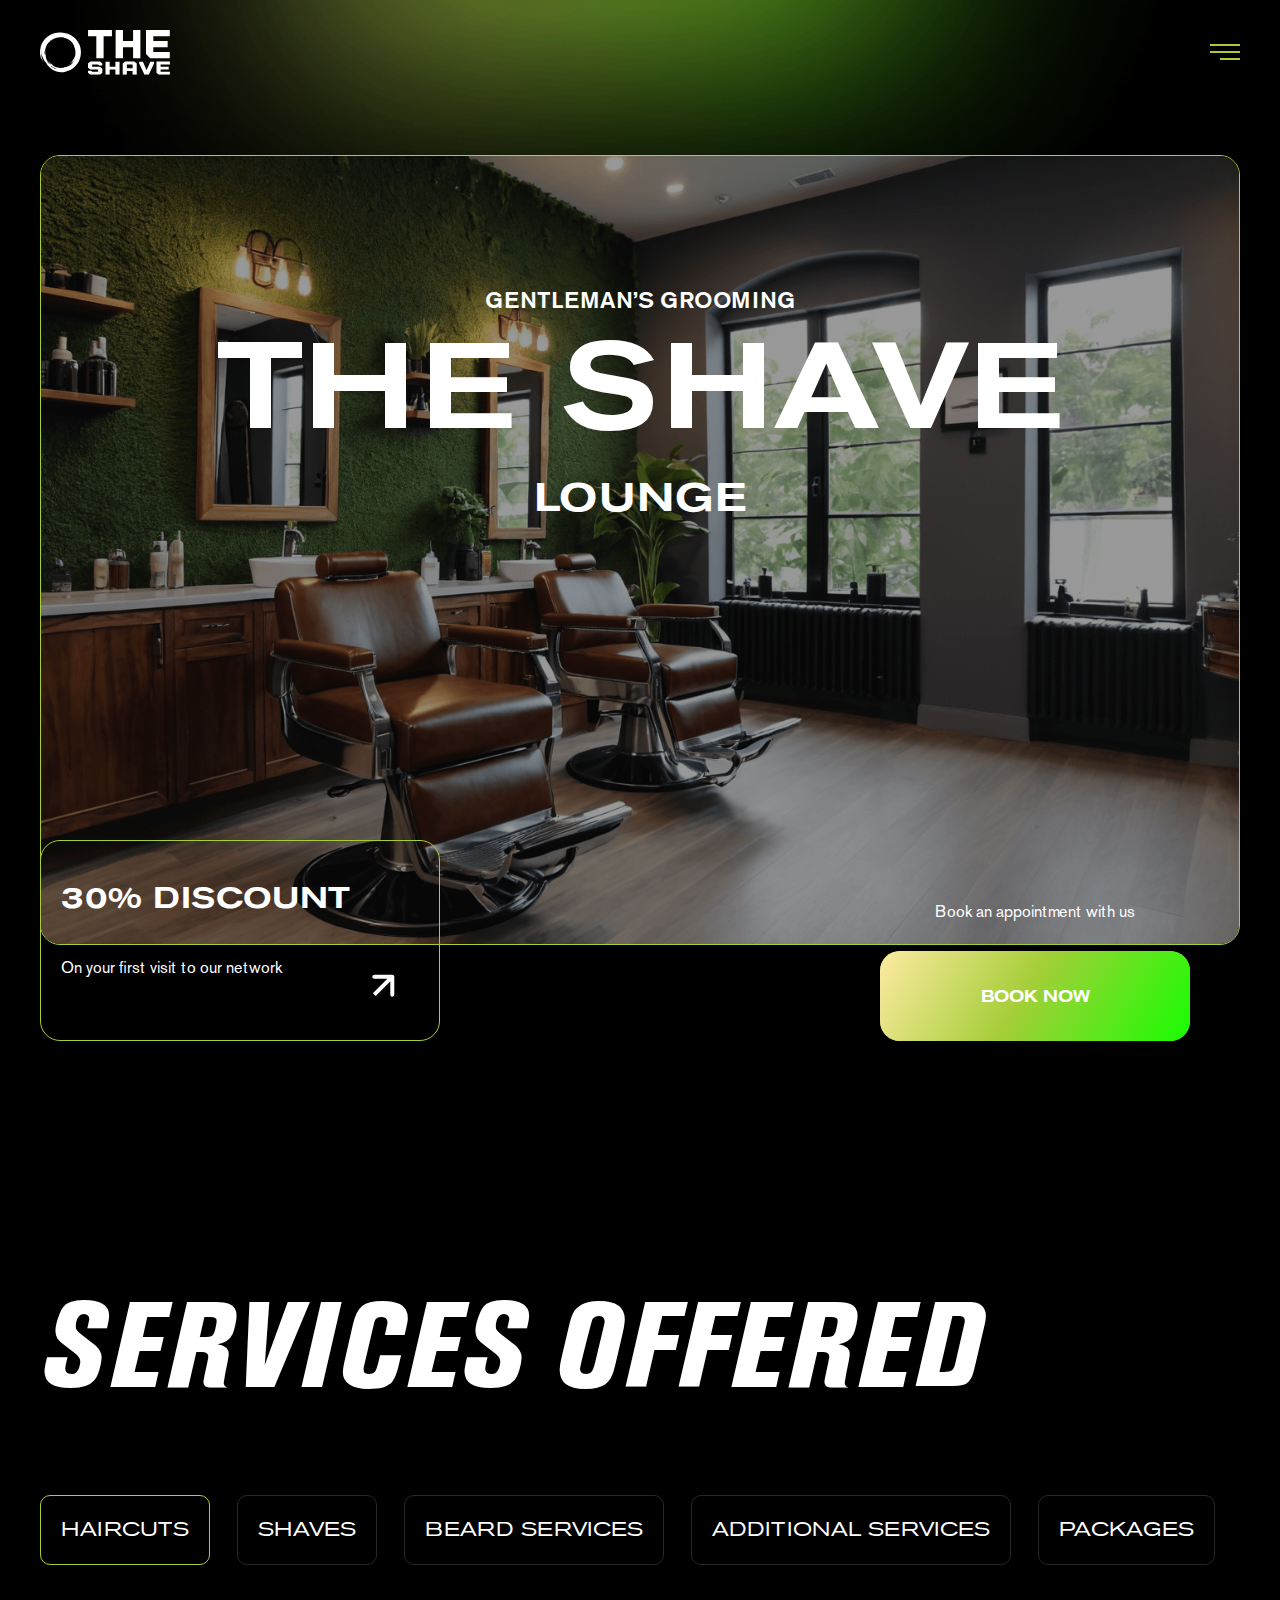
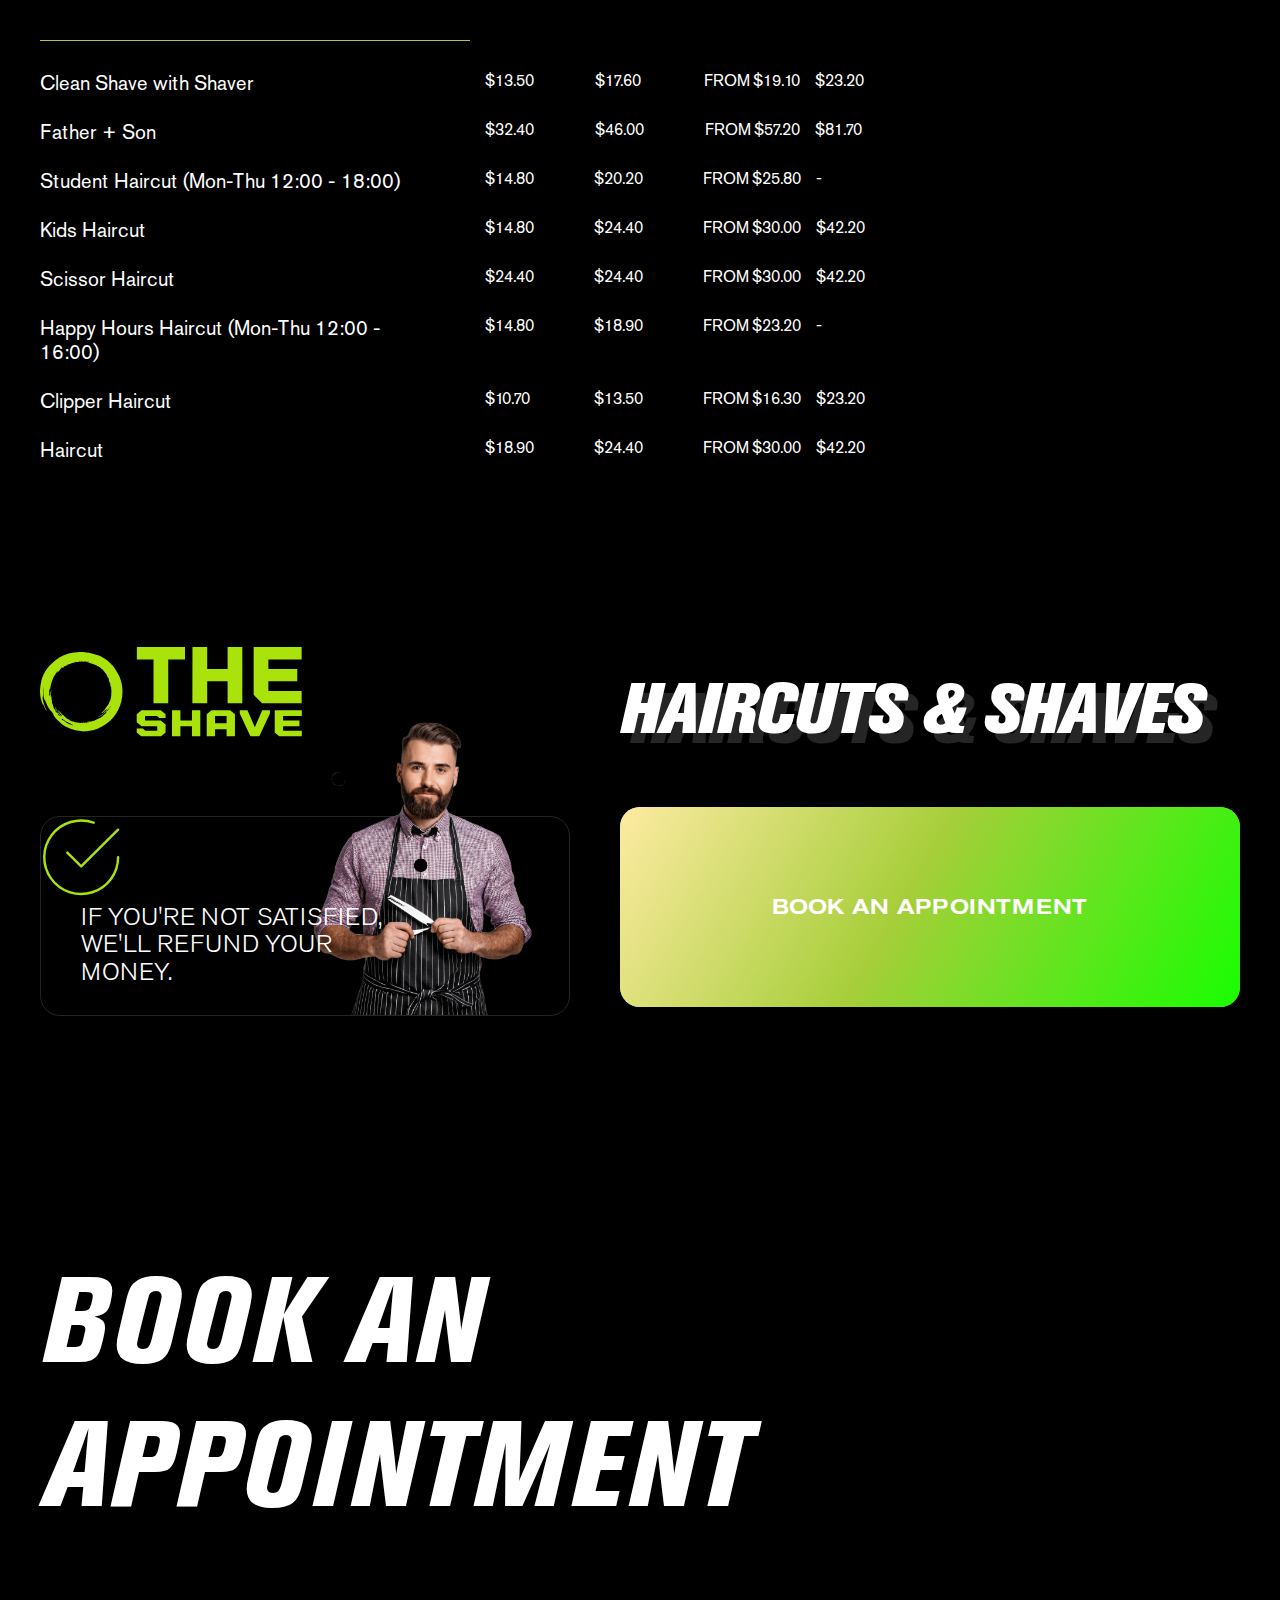
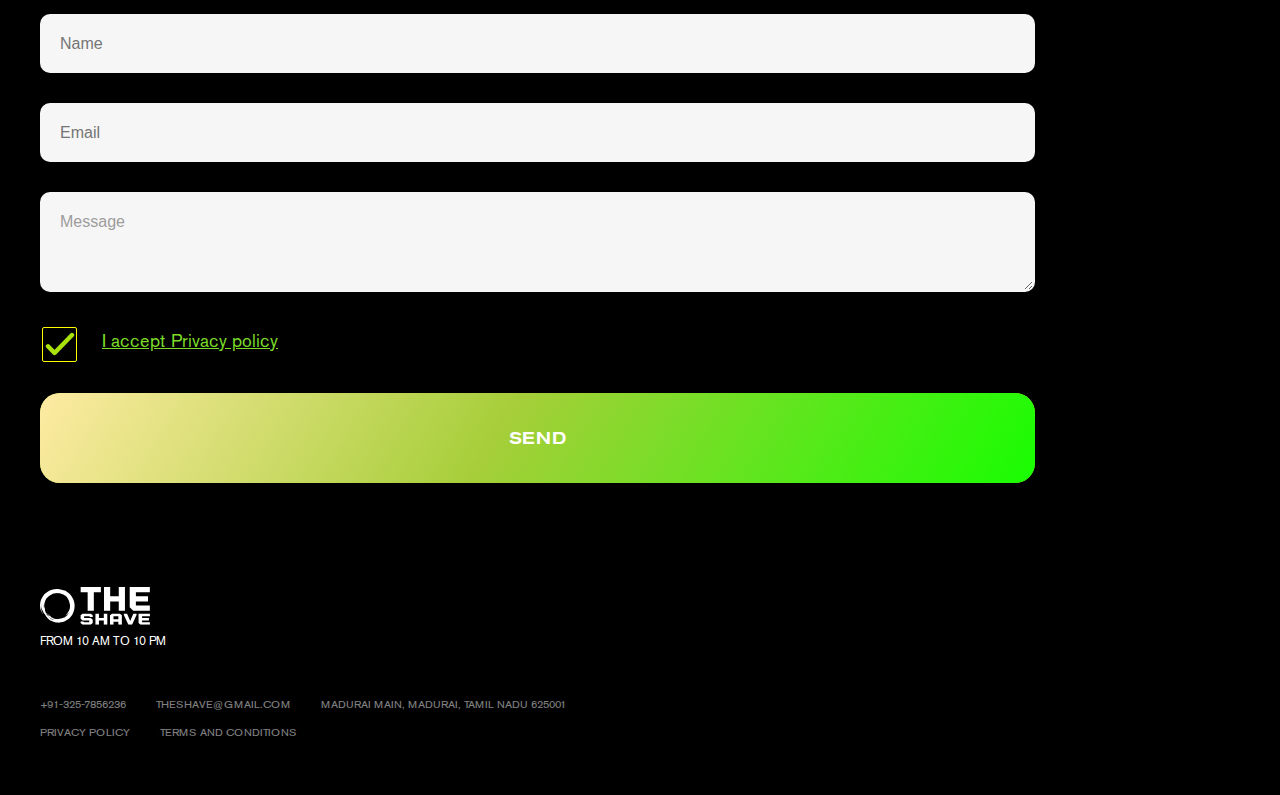
<file: index.html>
<!DOCTYPE html>
<html lang="en" class="bx-core bx-mac bx-no-touch bx-no-retina bx-chrome">
<head>
    <meta charset="utf-8">
    <meta name="viewport" content="width=device-width, initial-scale=1.0, minimum-scale=1">
    <meta name="description" content="Welcome to The Shave - a network of barbershops where every client receives quality service and perfect style. Book your appointment now!">

    <link rel="icon" type="image/png" sizes="16x16" href="images/favicon-16x16.png">
    <script defer src="script.js"></script>
    <link href="styles.css" type="text/css" data-template-style="true"
          rel="stylesheet">


    <title>Gentleman’s Grooming Lounge The Shaves</title>
</head>
<body class="-home">
<div class="menu-overlay"></div>
<div class="pannel-overlay"></div>

<div class="menu-pannel">
    <div class="container">
        <div class="menu-pannel__close"><span></span></div>
        <div id="bxdynamic_LkGdQn_start" style="display:none"></div>
        <ul class="main-menu">
            <li>
                <a href="index.html" class="menu-link">
                    HOME </a>
            </li>
            <li>
                <a href="index.html#services" class="menu-link">
                    SERVICES </a>
            </li>
            <li>
                <a href="about-us.html" class="menu-link">
                    ABOUT US </a>
            </li>
            <li>
                <a href="about-us.html#contacts" class="menu-link">
                    CONTACT </a>
            </li>

        </ul>
    </div>
</div>
<header class="page-head" id="js-header">

    <div class="container">

        <a href="index.html" class="logo"><img src="images/logo.svg" alt="the shave"></a>

        <div class="menu-pannel__open js-show_pannel"><span></span></div>

    </div>
</header>

<main>

    <section class="home-scrin">

        <div class="container">

            <div class="home-scrin__top">
            </div>
            <div class="home-scrin__center">
                <h1 class="home-scrin__title">
                    <span>Gentleman’s Grooming</span>
                    <div class="big"><span>The Shave</span></div>
                </h1>
                <div class="home-scrin__subtitle">
                    <span>Lounge</span>
                </div>
            </div>
            <div class="home-scrin__bottom">
                <div class="home-scrin__bottom-left">
                    <a href="index.html#callback" class="header-discount">
                        <div class="header-discount__title">
                            30% Discount
                        </div>
                        <div class="header-discount__desc">
                            On your first visit to our network <br>

                        </div>
                        <br> <i class="arrow"></i>
                    </a>

                </div>
                <div class="home-scrin__bottom-center">
                    <div class="header-chose">
                        <div class="header-chose__title">Book an appointment with us</div>
                        <div class="header-chose__btn">
                            <a href="index.html#form" class="btn js-show-city btn-gradient">book now<i
                                    class="btn-snow"></i></a>
                        </div>
                    </div>
                </div>
            </div>
            <div class="home-scrin__bg -video">
                <div class="home-scrin__bg-img"
                     style="background-image: url(images/bg1.png);">

                </div>
            </div>

        </div>
    </section>


    <section id="services" class="sec-services">
        <div class="container">
            <div class="sec-title">
                <h2>Services Offered</h2>
            </div>

            <div class="services-wrap">


                <div class="services-tabs ">
                    <div class="services-tabs__navs">
                        <div data-tab="0" class="services-tabs__nav -active"
                        >Haircuts
                        </div>
                        <div data-tab="1" class="services-tabs__nav "
                        >Shaves
                        </div>
                        <div data-tab="2" class="services-tabs__nav "
                        >Beard Services
                        </div>
                        <div data-tab="3" class="services-tabs__nav "
                        >Additional Services
                        </div>
                        <div data-tab="4" class="services-tabs__nav "
                        >Packages
                        </div>
                    </div>
                    <div class="services-tabs__top">

                        <div class="title-price" style="--count-price: 4;">
                            <div class="title-price__el"><span class="title-price__val"></span></div>
                            <div class="title-price__el -top">
                                <span class="title-price__val_top"></span>
                            </div>
                            <div class="title-price__el -brend"><span class="title-price__val_brend"></span>
                                <div class="hidden">
                                    <div class="hint-popup" id="hint_top">
                                        <div class="hint-popup__content"></div>
                                    </div>
                                </div>
                            </div>
                            <div class="title-price__el -expert"><span class="title-price__val_expert"></span>
                            </div>
                        </div>
                    </div>


                    <div class="services-tabs__items">
                        <div class="services-tabs__item -active" id="services_tab0">

                            <div class="services-line">
                                <div class="services-line__name" id="bx_3218110189_4174" style="--count-price: 4;">
                                    Clean Shave with Shaver
                                </div>
                                <div class="services-line__prices" style="--count-price: 4;">
                                    <div class="services-line__price">$13.50</div>
                                    <div class="services-line__price">$17.60</div>
                                    <div class="services-line__price">from $19.10</div>
                                    <div class="services-line__price">$23.20</div>
                                </div>
                                <div class="services-desc-el" style="display: none">
                                    Want to freshen up but don't have time for shaving your head or beard with a razor?
                                    A
                                    shaver shave allows you to quickly get rid of stubble without pre-steaming and using
                                    a
                                    straight razor.
                                </div>
                            </div>

                            <div class="services-line">
                                <div class="services-line__name" id="bx_3218110189_4165" style="--count-price: 4;">
                                    Father + Son
                                </div>
                                <div class="services-line__prices" style="--count-price: 4;">
                                    <div class="services-line__price">$32.40</div>
                                    <div class="services-line__price">$46.00</div>
                                    <div class="services-line__price">from $57.20</div>
                                    <div class="services-line__price">$81.70</div>
                                </div>
                                <div class="services-desc-el" style="display: none">
                                    When there's no time to spend with your loved ones, a family trip to the barbershop
                                    can
                                    be a great reason not just to get a haircut, but to chat, drink coffee, and play
                                    games
                                    together. We'll schedule father and son appointments at a convenient time for you to
                                    get
                                    quality haircuts for the strongest men in the family. Stay with us, and BRITVA will
                                    turn
                                    a routine procedure into a good tradition. Haircuts are performed by one barber - we
                                    will cut your hair in turn. This service is valid for children up to 10 years old.
                                    The
                                    "Father + Son" promotion does not apply to the "Scissor Haircut" service.
                                </div>
                            </div>

                            <div class="services-line">
                                <div class="services-line__name" id="bx_3218110189_4166" style="--count-price: 4;">
                                    Student Haircut (Mon-Thu 12:00 - 18:00)
                                </div>
                                <div class="services-line__prices" style="--count-price: 4;">
                                    <div class="services-line__price">$14.80</div>
                                    <div class="services-line__price">$20.20</div>
                                    <div class="services-line__price">from $25.80</div>
                                    <div class="services-line__price">-</div>
                                </div>
                                <div class="services-desc-el" style="display: none">
                                    A haircut for students - the same haircut, only with a discount. Mon to Thu from
                                    12:00
                                    to 18:00 it's cheaper with a student ID. Does not apply to scissor haircuts.
                                </div>
                            </div>

                            <div class="services-line">
                                <div class="services-line__name" id="bx_3218110189_4163" style="--count-price: 4;">
                                    Kids Haircut
                                </div>
                                <div class="services-line__prices" style="--count-price: 4;">
                                    <div class="services-line__price">$14.80</div>
                                    <div class="services-line__price">$24.40</div>
                                    <div class="services-line__price">from $30.00</div>
                                    <div class="services-line__price">$42.20</div>
                                </div>
                                <div class="services-desc-el" style="display: none">
                                    For well-behaved children from 4 to 10 years old, the doors to our barbershop are
                                    always
                                    open. Caring barbers will comfortably seat your child in our sturdy chair and give a
                                    haircut no worse than dad's or any trendy guy's. With BRITVA, you will always be
                                    calm
                                    about your child, as our masters are always alert when your kids are hyperactive. *
                                    Does
                                    not apply to the scissor haircut service.
                                </div>
                            </div>

                            <div class="services-line">
                                <div class="services-line__name" id="bx_3218110189_4167" style="--count-price: 4;">
                                    Scissor Haircut
                                </div>
                                <div class="services-line__prices" style="--count-price: 4;">
                                    <div class="services-line__price">$24.40</div>
                                    <div class="services-line__price">$24.40</div>
                                    <div class="services-line__price">from $30.00</div>
                                    <div class="services-line__price">$42.20</div>
                                </div>
                                <div class="services-desc-el" style="display: none">
                                    What is the difference between a scissor haircut and a combined haircut with a
                                    clipper?
                                    The main advantage of this service is that your haircut will last not 3 weeks, but
                                    1.5
                                    months. A scissor haircut is the best option for practical men who value their time.
                                </div>
                            </div>

                            <div class="services-line">
                                <div class="services-line__name" id="bx_3218110189_4161" style="--count-price: 4;">
                                    Happy Hours Haircut (Mon-Thu 12:00 - 16:00)
                                </div>
                                <div class="services-line__prices" style="--count-price: 4;">
                                    <div class="services-line__price">$14.80</div>
                                    <div class="services-line__price">$18.90</div>
                                    <div class="services-line__price">from $23.20</div>
                                    <div class="services-line__price">-</div>
                                </div>
                                <div class="services-desc-el" style="display: none">
                                    Mon-Thu 12:00-16:00 code "HAPPY-2024", except weekends and holidays. The promotion
                                    does
                                    not apply to the "Scissor Haircut" service.
                                </div>
                            </div>

                            <div class="services-line">
                                <div class="services-line__name" id="bx_3218110189_4164" style="--count-price: 4;">
                                    Clipper Haircut
                                </div>
                                <div class="services-line__prices" style="--count-price: 4;">
                                    <div class="services-line__price">$10.70</div>
                                    <div class="services-line__price">$13.50</div>
                                    <div class="services-line__price">from $16.30</div>
                                    <div class="services-line__price">$23.20</div>
                                </div>
                                <div class="services-desc-el" style="display: none">
                                    A classic clipper haircut is done with two attachments, without using additional
                                    tools.
                                    You can get a neat look in 20-30 minutes, while a full haircut will take about an
                                    hour.
                                    A clipper haircut is possible on hair of any length.
                                </div>
                            </div>

                            <div class="services-line">
                                <div class="services-line__name" id="bx_3218110189_4162" style="--count-price: 4;">
                                    Haircut
                                </div>
                                <div class="services-line__prices" style="--count-price: 4;">
                                    <div class="services-line__price">$18.90</div>
                                    <div class="services-line__price">$24.40</div>
                                    <div class="services-line__price">from $30.00</div>
                                    <div class="services-line__price">$42.20</div>
                                </div>
                                <div class="services-desc-el" style="display: none">
                                    A good men's haircut is the result of understanding between the client and the
                                    barber.
                                    At BRITVA, every guest is special, so our masters approach the procedure of your
                                    transformation with all attention. There are no limits for you, and nothing is
                                    impossible for us.
                                </div>
                            </div>
                        </div>
                        <div class="services-tabs__item " id="services_tab1">

                            <div class="services-line">
                                <div class="services-line__name" id="bx_3218110189_4173" style="--count-price: 4;">
                                    Head Shave (Straight Razor)
                                </div>
                                <div class="services-line__prices" style="--count-price: 4;">
                                    <div class="services-line__price">$13.50</div>
                                    <div class="services-line__price">$17.60</div>
                                    <div class="services-line__price">from $19.10</div>
                                    <div class="services-line__price">$23.20</div>
                                </div>
                                <div class="services-desc-el" style="display: none">
                                    A head shave is done using a sharp blade, with pre-steaming of the scalp, applying
                                    Italian lotion and whipped foam for smooth gliding. The procedure is not dangerous
                                    but
                                    will allow you to experience a new and unusual shaving experience in the barbershop.
                                </div>
                            </div>

                            <div class="services-line">
                                <div class="services-line__name" id="bx_3218110189_4172" style="--count-price: 4;">
                                    Premium Shave Graham Hill
                                </div>
                                <div class="services-line__prices" style="--count-price: 4;">
                                    <div class="services-line__price">$17.60</div>
                                    <div class="services-line__price">$21.60</div>
                                    <div class="services-line__price">-</div>
                                    <div class="services-line__price">-</div>
                                </div>
                                <div class="services-desc-el" style="display: none">
                                    Shaving with Graham Hill cosmetics means providing the highest level of service and
                                    a
                                    proprietary method of premium shaving with German precision.
                                </div>
                            </div>

                            <div class="services-line">
                                <div class="services-line__name" id="bx_3218110189_4170" style="--count-price: 4;">
                                    Premium Beard Modeling Graham Hill
                                </div>
                                <div class="services-line__prices" style="--count-price: 4;">
                                    <div class="services-line__price">$15.90</div>
                                    <div class="services-line__price">$17.90</div>
                                    <div class="services-line__price">-</div>
                                    <div class="services-line__price">-</div>
                                </div>
                                <div class="services-desc-el" style="display: none">
                                    Beard modeling with Graham Hill cosmetics means providing the highest level of
                                    service
                                    and a proprietary method of premium beard care with German precision.
                                </div>
                            </div>

                            <div class="services-line">
                                <div class="services-line__name" id="bx_3218110189_4171" style="--count-price: 4;">
                                    Royal Shave (Straight Razor)
                                </div>
                                <div class="services-line__prices" style="--count-price: 4;">
                                    <div class="services-line__price">$13.50</div>
                                    <div class="services-line__price">$17.60</div>
                                    <div class="services-line__price">from $19.10</div>
                                    <div class="services-line__price">$23.20</div>
                                </div>
                                <div class="services-desc-el" style="display: none">
                                    The Royal Shave is for those who have decided to get rid of their beard and stubble.
                                    Barbers glide a straight razor both with and against hair growth, after pre-steaming
                                    the
                                    skin. The procedure takes about an hour, but the result is impressive.
                                </div>
                            </div>

                            <div class="services-line">
                                <div class="services-line__name" id="bx_3218110189_4168" style="--count-price: 4;">
                                    Beard and Mustache Trim
                                </div>
                                <div class="services-line__prices" style="--count-price: 4;">
                                    <div class="services-line__price">$7.90</div>
                                    <div class="services-line__price">$9.90</div>
                                    <div class="services-line__price">from $12.00</div>
                                    <div class="services-line__price">$17.00</div>
                                </div>
                                <div class="services-desc-el" style="display: none">
                                    Beard trimming includes removing volume/length from the beard and mustache without
                                    creating a shape or projection. It is done using a clipper and attachment and is
                                    suitable for beard lengths up to 6 mm. This service does not include the use of a
                                    shaver.
                                </div>
                            </div>

                            <div class="services-line">
                                <div class="services-line__name" id="bx_3218110189_4169" style="--count-price: 4;">
                                    Beard Modeling
                                </div>
                                <div class="services-line__prices" style="--count-price: 4;">
                                    <div class="services-line__price">$11.90</div>
                                    <div class="services-line__price">$13.90</div>
                                    <div class="services-line__price">from $22.00</div>
                                    <div class="services-line__price">$24.00</div>
                                </div>
                                <div class="services-desc-el" style="display: none">
                                    Beard modeling involves shaping the beard according to the face and head shape. The
                                    procedure includes steaming the face, giving a sharp contour to the beard with a
                                    straight razor or shaver (guest's choice), and defining the beard's projection. The
                                    service includes a light facial and neck massage (guest's choice).
                                </div>
                            </div>

                            <div class="services-line">
                                <div class="services-line__name" id="bx_3218110189_4357" style="--count-price: 4;">
                                    Clean Shave with Shaver
                                </div>
                                <div class="services-line__prices" style="--count-price: 4;">
                                    <div class="services-line__price">$9.90</div>
                                    <div class="services-line__price">$12.90</div>
                                    <div class="services-line__price">from $14.00</div>
                                    <div class="services-line__price">$17.00</div>
                                </div>
                                <div class="services-desc-el" style="display: none">
                                    Want to freshen up but don't have time for shaving your head or beard with a razor?
                                    A
                                    shaver shave allows you to quickly get rid of stubble without pre-steaming and using
                                    a
                                    straight razor.
                                </div>
                            </div>
                        </div>
                        <div class="services-tabs__item " id="services_tab2">

                            <div class="services-line">
                                <div class="services-line__name" id="bx_3218110189_6092" style="--count-price: 4;">
                                    Haircut + DEPOT Care
                                </div>
                                <div class="services-line__prices" style="--count-price: 4;">
                                    <div class="services-line__price"></div>
                                    <div class="services-line__price"></div>
                                    <div class="services-line__price"></div>
                                    <div class="services-line__price">$58.00</div>
                                </div>
                                <div class="services-desc-el" style="display: none"></div>
                            </div>

                            <div class="services-line">
                                <div class="services-line__name" id="bx_3218110189_4179" style="--count-price: 4;">
                                    Clipper Haircut + Beard Trim
                                </div>
                                <div class="services-line__prices" style="--count-price: 4;">
                                    <div class="services-line__price">$15.80</div>
                                    <div class="services-line__price">$19.80</div>
                                    <div class="services-line__price">from $24.00</div>
                                    <div class="services-line__price">$34.00</div>
                                </div>
                                <div class="services-desc-el" style="display: none">An optimal package for quick
                                    transformation with minimal time consumption. Includes clipper haircut with two
                                    attachments and efficient beard and mustache trimming without architecture and
                                    geometry.
                                </div>
                            </div>

                            <div class="services-line">
                                <div class="services-line__name" id="bx_3218110189_4433" style="--count-price: 4;">
                                    Haircut + Beard Modeling
                                </div>
                                <div class="services-line__prices" style="--count-price: 4;">
                                    <div class="services-line__price">$25.80</div>
                                    <div class="services-line__price">$31.80</div>
                                    <div class="services-line__price">from $44.00</div>
                                    <div class="services-line__price">$55.00</div>
                                </div>
                                <div class="services-desc-el" style="display: none">Everything you need in one package:
                                    men's haircut and beard modeling in one session.
                                </div>
                            </div>

                            <div class="services-line">
                                <div class="services-line__name" id="bx_3218110189_4178" style="--count-price: 4;">
                                    Haircut + Beard Modeling + Care + Wax
                                </div>
                                <div class="services-line__prices" style="--count-price: 4;">
                                    <div class="services-line__price">$42.80</div>
                                    <div class="services-line__price">$48.80</div>
                                    <div class="services-line__price">from $61.00</div>
                                    <div class="services-line__price">from $87.00</div>
                                </div>
                                <div class="services-desc-el" style="display: none">Planning for an important event?
                                    This
                                    package is for those preparing for something truly special. We combined men's
                                    haircut
                                    and beard modeling with facial care and unwanted hair removal to make you feel free
                                    and
                                    confident like never before. Not combinable with other promotions and discounts.
                                </div>
                            </div>

                            <div class="services-line">
                                <div class="services-line__name" id="bx_3218110189_4177" style="--count-price: 4;">
                                    Haircut + Care + Wax
                                </div>
                                <div class="services-line__prices" style="--count-price: 4;">
                                    <div class="services-line__price">$30.90</div>
                                    <div class="services-line__price">$34.90</div>
                                    <div class="services-line__price">from $39.00</div>
                                    <div class="services-line__price"></div>
                                </div>
                                <div class="services-desc-el" style="display: none">A well-groomed appearance is a
                                    reflection of self-care. We created a versatile package "Men's Haircut + BLACK
                                    MASK/ACUMEN + Wax" for those who value their time and dislike waiting. We apply care
                                    and
                                    wax before the haircut to save your time and manage to do everything needed within
                                    1.5
                                    hours. Not combinable with other promotions and discounts.
                                </div>
                            </div>

                            <div class="services-line">
                                <div class="services-line__name" id="bx_3218110189_4176" style="--count-price: 4;">
                                    Haircut + Beard Modeling + Wax
                                </div>
                                <div class="services-line__prices" style="--count-price: 4;">
                                    <div class="services-line__price">$28.80</div>
                                    <div class="services-line__price">$34.80</div>
                                    <div class="services-line__price">from $47.00</div>
                                    <div class="services-line__price">from $58.00</div>
                                </div>
                                <div class="services-desc-el" style="display: none">Everything you need in one package.
                                    Men's haircut and beard modeling in one session complemented by removal of excess
                                    hair
                                    from nose and ears. Not combinable with other promotions.
                                </div>
                            </div>

                            <div class="services-line">
                                <div class="services-line__name" id="bx_3218110189_4175" style="--count-price: 4;">
                                    Beard Modeling + Care (VOLCANO or BLACK MASK)
                                </div>
                                <div class="services-line__prices" style="--count-price: 4;">
                                    <div class="services-line__price">$23.90</div>
                                    <div class="services-line__price">$25.90</div>
                                    <div class="services-line__price">from $34.00</div>
                                    <div class="services-line__price"></div>
                                </div>
                                <div class="services-desc-el" style="display: none">Combining beard modeling with a
                                    package
                                    that includes several facial care procedures. Once you try modeling with ACUMEN or
                                    BLACK
                                    MASK, you won't be able to go back to the usual modeling session and resist
                                    cleansing
                                    and moisturizing the skin. Not combinable with other promotions and discounts.
                                </div>
                            </div>
                        </div>
                        <div class="services-tabs__item " id="services_tab3">

                            <div class="services-line">
                                <div class="services-line__name" id="bx_3218110189_7010" style="--count-price: 4;">
                                    Facial Restorative Therapy RHEA + Patches
                                </div>
                                <div class="services-line__prices" style="--count-price: 4;">
                                    <div class="services-line__price">$65</div>
                                    <div class="services-line__price">$65</div>
                                    <div class="services-line__price">$65</div>
                                    <div class="services-line__price">$65</div>
                                </div>
                                <div class="services-desc-el" style="display: none">COMPREHENSIVE PREVENTAGE THERAPY
                                    WITH
                                    ETHANOL FOR FACE AND EYE AREA "YOUTHFUL GLOW". The "Youthful Glow" procedure is an
                                    active comprehensive rejuvenating therapy for skin showing signs of
                                    gravitational-ptosis
                                    aging, with presence of edema, puffiness, dull complexion, and enlarged pores. The
                                    procedure aims to rejuvenate, renew, and smooth the skin texture, tighten pores,
                                    reduce
                                    edema and stagnant phenomena, and improve skin tone.
                                </div>
                            </div>

                            <div class="services-line">
                                <div class="services-line__name" id="bx_3218110189_7009" style="--count-price: 4;">
                                    Facial Restorative Therapy RHEA
                                </div>
                                <div class="services-line__prices" style="--count-price: 4;">
                                    <div class="services-line__price">$45</div>
                                    <div class="services-line__price">$45</div>
                                    <div class="services-line__price">$45</div>
                                    <div class="services-line__price">$45</div>
                                </div>
                                <div class="services-desc-el" style="display: none">EXPRESSION-PROTECTION RHEA PH CLEAN
                                    THERAPY. The procedure is aimed at deep cleansing + detoxifying action. It also
                                    provides
                                    anti-inflammatory effects and can be used in therapeutic regimens for acne
                                    correction.
                                </div>
                            </div>

                            <div class="services-line">
                                <div class="services-line__name" id="bx_3218110189_6983" style="--count-price: 4;">
                                    RHEA Eye Care
                                </div>
                                <div class="services-line__prices" style="--count-price: 4;">
                                    <div class="services-line__price">$16</div>
                                    <div class="services-line__price">$16</div>
                                    <div class="services-line__price">$16</div>
                                    <div class="services-line__price">$16</div>
                                </div>
                                <div class="services-desc-el" style="display: none">REDUCTION OF EDEMA, DARK CIRCLES,
                                    BAGS
                                    "EYE ELIXIR". The "Eye Elixir" procedure is aimed at comprehensive correction of all
                                    age-related changes in the area around the eyes: signs of fatigue, edema, dark
                                    circles,
                                    wrinkles, and loss of tone. This care is simultaneously active and gentle, has no
                                    age
                                    restrictions, and can be used for every client seeking rejuvenation and restoration
                                    of
                                    the periocular area.
                                </div>
                            </div>

                            <div class="services-line">
                                <div class="services-line__name" id="bx_3218110189_6096" style="--count-price: 4;">
                                    DEPOT
                                </div>
                                <div class="services-line__prices" style="--count-price: 4;">
                                    <div class="services-line__price">$28</div>
                                    <div class="services-line__price">$28</div>
                                    <div class="services-line__price">$28</div>
                                    <div class="services-line__price">$28</div>
                                </div>
                                <div class="services-desc-el" style="display: none">PREMIUM FACIAL CARE DEPOT, specially
                                    designed for daily cleansing and moisturizing. The subtle masculine aroma that
                                    distinguishes the entire range instantly conveys character and individuality,
                                    recognizable from the outset. Key components: volcanic sand, plankton extract, and
                                    Argan
                                    oils.
                                </div>
                            </div>

                            <div class="services-line">
                                <div class="services-line__name" id="bx_3218110189_4185" style="--count-price: 4;">
                                    MGC QUICK SPA Facial Express Care
                                </div>
                                <div class="services-line__prices" style="--count-price: 4;">
                                    <div class="services-line__price">$10</div>
                                    <div class="services-line__price">$10</div>
                                    <div class="services-line__price">$10</div>
                                    <div class="services-line__price">$10</div>
                                </div>
                                <div class="services-desc-el" style="display: none">MGC QUICK SPA express facial care
                                    cleanses the skin, reduces puffiness under the eyes, and smooths expression
                                    wrinkles.
                                    Based on organic oils and vitamin complexes of European quality, it allows quick
                                    rejuvenation. Care regimen: deep cleansing with oil balm and massage (removing
                                    impurities from the skin), light cleansing with foaming gel (removing residual
                                    dirt),
                                    nourishment and hydration with toning face cream, reducing puffiness with eye cream.
                                </div>
                            </div>

                            <div class="services-line">
                                <div class="services-line__name" id="bx_3218110189_4184" style="--count-price: 4;">
                                    ACUMEN - Facial Care
                                </div>
                                <div class="services-line__prices" style="--count-price: 4;">
                                    <div class="services-line__price">$12</div>
                                    <div class="services-line__price">$12</div>
                                    <div class="services-line__price">$12</div>
                                    <div class="services-line__price">$12</div>
                                </div>
                                <div class="services-desc-el" style="display: none">ACUMEN is antioxidant and hydration
                                    for
                                    your face. With massage movements, we enrich your skin with vitamins E and B5,
                                    improving
                                    blood circulation and making it radiant and healthy. Hyaluronic acid, ginger root,
                                    bisabolol, and cranberry extract are simple yet effective ingredients for beautiful
                                    and
                                    well-groomed skin.
                                    *Not combinable with other discounts and promotions.
                                </div>
                            </div>

                            <div class="services-line">
                                <div class="services-line__name" id="bx_3218110189_4183" style="--count-price: 4;">
                                    VOLCANO
                                </div>
                                <div class="services-line__prices" style="--count-price: 4;">
                                    <div class="services-line__price">$14</div>
                                    <div class="services-line__price">$14</div>
                                    <div class="services-line__price">$14</div>
                                    <div class="services-line__price">$14</div>
                                </div>
                                <div class="services-desc-el" style="display: none">Facial procedure for men's skin
                                    based on
                                    thermal plankton extract. Gently yet effectively cleanses from deep-seated
                                    impurities,
                                    provides a lifting effect, increases skin elasticity, and moisturizes. The
                                    comprehensive
                                    care process consists of 6 stages: applying cleansing face wash gel, scrubbing the
                                    skin
                                    steamed with a hot compress, evenly applying clay mask, selecting cream for your
                                    skin
                                    type. The final step of the procedure involves applying toning serum under the eyes,
                                    reducing puffiness and dark circles.
                                </div>
                            </div>

                            <div class="services-line">
                                <div class="services-line__name" id="bx_3218110189_4182" style="--count-price: 4;">
                                    BLACK MASK
                                </div>
                                <div class="services-line__prices" style="--count-price: 4;">
                                    <div class="services-line__price">$14</div>
                                    <div class="services-line__price">$14</div>
                                    <div class="services-line__price">$14</div>
                                    <div class="services-line__price">$14</div>
                                </div>
                                <div class="services-desc-el" style="display: none">Immerse yourself in a ritual of
                                    facial
                                    cleansing with BRITVA's black mask. The black mask is a comprehensive procedure with
                                    steaming and scrubbing, thanks to which your skin will become healthy and rested
                                    again.
                                    Forget about haste and enjoy the real pleasure of the process.
                                </div>
                            </div>
                        </div>
                        <div class="services-tabs__item" id="services_tab4">
                            <div class="services-line">
                                <div class="services-line__name" id="bx_3218110189_6373" style="--count-price: 4;">
                                    Scalp Care THEO
                                </div>
                                <div class="services-line__prices" style="--count-price: 4;">
                                    <div class="services-line__price">$15</div>
                                    <div class="services-line__price">$15</div>
                                    <div class="services-line__price">$15</div>
                                    <div class="services-line__price">$15</div>
                                </div>
                                <div class="services-desc-el" style="display: none">
                                    Comprehensive hair and scalp care for men, including peeling, multifunctional
                                    shampoo,
                                    nourishing mask,
                                    and restorative spray. THEO care features an innovative alternating temperature
                                    effect
                                    that strengthens
                                    and stimulates the hair follicles, promoting the production of stem cells.
                                </div>
                            </div>

                            <div class="services-line">
                                <div class="services-line__name" id="bx_3218110189_6063" style="--count-price: 4;">
                                    Comprehensive Scalp and Hair Care from Solomons
                                </div>
                                <div class="services-line__prices" style="--count-price: 4;">
                                    <div class="services-line__price">-</div>
                                    <div class="services-line__price">-</div>
                                    <div class="services-line__price">$9</div>
                                    <div class="services-line__price">$9</div>
                                </div>
                                <div class="services-desc-el" style="display: none">
                                    A complex of therapeutic products from Italy designed to combat common scalp
                                    problems in
                                    city dwellers.
                                    Individually selected products will strengthen and restore hair structure, improve
                                    blood
                                    circulation,
                                    address excessive scalp oiliness, and alleviate dry scalp issues. The procedure
                                    includes
                                    a light massage
                                    for relaxation and an Italian-level service experience.
                                </div>
                            </div>

                            <div class="services-line">
                                <div class="services-line__name" id="bx_3218110189_5200" style="--count-price: 4;">
                                    Art Hair Tattoo
                                </div>
                                <div class="services-line__prices" style="--count-price: 4;">
                                    <div class="services-line__price">$6</div>
                                    <div class="services-line__price">$6</div>
                                    <div class="services-line__price">$6</div>
                                    <div class="services-line__price">$6</div>
                                </div>
                                <div class="services-desc-el" style="display: none">
                                    Hair artwork created using dye (henna) on the scalp without cutting hair. Special
                                    stencils with
                                    pre-designed patterns and an airbrush are used for application. The design lasts up
                                    to 8
                                    days.
                                </div>
                            </div>

                            <div class="services-line">
                                <div class="services-line__name" id="bx_3218110189_4194" style="--count-price: 4;">
                                    Scalp Detox GRAHAM HILL
                                </div>
                                <div class="services-line__prices" style="--count-price: 4;">
                                    <div class="services-line__price">$450</div>
                                    <div class="services-line__price">$450</div>
                                    <div class="services-line__price">$450</div>
                                    <div class="services-line__price">$450</div>
                                </div>
                                <div class="services-desc-el" style="display: none">
                                    This procedure effectively cleanses the scalp and restores hair after prolonged use
                                    of
                                    styling products.
                                    Scalp detox provides lightness and freshness, leaving hair looking healthy and
                                    strong.
                                </div>
                            </div>

                            <div class="services-line">
                                <div class="services-line__name" id="bx_3218110189_4190" style="--count-price: 4;">
                                    Styling Without Haircut
                                </div>
                                <div class="services-line__prices" style="--count-price: 4;">
                                    <div class="services-line__price">$6</div>
                                    <div class="services-line__price">$6</div>
                                    <div class="services-line__price">$6</div>
                                    <div class="services-line__price">$6</div>
                                </div>
                                <div class="services-desc-el" style="display: none">
                                    Styling without a haircut involves fixing hair using styling tools and a comb,
                                    without
                                    using haircutting
                                    tools.
                                </div>
                            </div>

                            <div class="services-line">
                                <div class="services-line__name" id="bx_3218110189_4189" style="--count-price: 4;">
                                    Hair Tattoo
                                </div>
                                <div class="services-line__prices" style="--count-price: 4;">
                                    <div class="services-line__price">$300</div>
                                    <div class="services-line__price">$300</div>
                                    <div class="services-line__price">$300</div>
                                    <div class="services-line__price">$300</div>
                                </div>
                                <div class="services-desc-el" style="display: none">
                                    Hair Tattoo service embodies any creative idea for hair design, from conservative
                                    stripes to wild patterns,
                                    executed by our barbers' skilled hands. The key is to articulate your idea correctly
                                    and
                                    agree with the
                                    master on its realization.
                                </div>
                            </div>

                            <div class="services-line">
                                <div class="services-line__name" id="bx_3218110189_4191" style="--count-price: 4;">
                                    Hair Edging
                                </div>
                                <div class="services-line__prices" style="--count-price: 4;">
                                    <div class="services-line__price">$6</div>
                                    <div class="services-line__price">$6</div>
                                    <div class="services-line__price">$6</div>
                                    <div class="services-line__price">$6</div>
                                </div>
                                <div class="services-desc-el" style="display: none">
                                    Hair edging defines and contours your haircut on the temple, forehead, and nape
                                    areas.
                                </div>
                            </div>

                            <div class="services-line">
                                <div class="services-line__name" id="bx_3218110189_4192" style="--count-price: 4;">
                                    Head Tinting
                                </div>
                                <div class="services-line__prices" style="--count-price: 4;">
                                    <div class="services-line__price">$16</div>
                                    <div class="services-line__price">$16</div>
                                    <div class="services-line__price">$16</div>
                                    <div class="services-line__price">$16</div>
                                </div>
                                <div class="services-desc-el" style="display: none">
                                    Head tinting, the male alternative to traditional hair coloring, covers grays and
                                    provides a uniform,
                                    attractive tone that enhances both beard and haircut sharpness and expressiveness.
                                    *Price is for tinting
                                    up to 7 cm in length. Longer hair lengths are priced individually.
                                </div>
                            </div>

                            <div class="services-line">
                                <div class="services-line__name" id="bx_3218110189_4193" style="--count-price: 4;">
                                    Beard Tinting
                                </div>
                                <div class="services-line__prices" style="--count-price: 4;">
                                    <div class="services-line__price">$12</div>
                                    <div class="services-line__price">$12</div>
                                    <div class="services-line__price">$12</div>
                                    <div class="services-line__price">$12</div>
                                </div>
                                <div class="services-desc-el" style="display: none">
                                    Beard tinting is a coloring service that provides a uniform tone to beard hair,
                                    enhancing both color
                                    consistency and edging. This procedure is ideal for men with graying or uneven beard
                                    color.
                                </div>
                            </div>

                            <div class="services-line">
                                <div class="services-line__name" id="bx_3218110189_4188" style="--count-price: 4;">
                                    Wax Complex
                                </div>
                                <div class="services-line__prices" style="--count-price: 4;">
                                    <div class="services-line__price">$700</div>
                                    <div class="services-line__price">$700</div>
                                    <div class="services-line__price">$700</div>
                                    <div class="services-line__price">$700</div>
                                </div>
                                <div class="services-desc-el" style="display: none">
                                    The waxing complex procedure eliminates unwanted hair growth on the neck, cheeks,
                                    ears,
                                    and nose, leaving
                                    your skin smooth for over two weeks. This service is for resilient men who value
                                    grooming and aren't
                                    afraid of a little discomfort.
                                </div>
                            </div>


                        </div>

                    </div>

                </div>
            </div>
        </div>
    </section>


    <div class="home-footer-block -visible-mobile">
        <div class="container">
            <div class="home-footer-block__right">
                <div class="home-footer-block__title">
                    Haircuts &amp; shaves
                    <span>Haircuts  &amp; shaves</span>
                </div>
                <div class="home-footer-block__btn">
                    <a href="index.html#form" class="btn btn-gradient ms_booking">Book an appointment<i
                            class="btn-snow btn-snow__big"></i></a>
                </div>
            </div>
        </div>
        <div class="home-footer-block__figure"></div>
    </div>


    <div id="bxdynamic_g8taYv_start" style="display:none"></div>


    <div id="bxdynamic_g8taYv_end" style="display:none"></div>

    <div class="home-footer-block -hidden-mobile">
        <div class="container">
            <div class="home-footer-block__left">
                <div class="home-footer-block__logo">
                    <img src="images/logo_1.svg" alt="logo the shave">
                </div>
                <div class="home-footer-block__warranty">
                    <div class="home-footer-block__warranty-figure"></div>
                    <div class="home-footer-block__warranty-text">If you're not satisfied, we'll refund your money.
                    </div>
                    <div class="home-footer-block__warranty-img">
                        <img src="images/home-footer-block__warranty-img.png" alt="img">
                    </div>
                </div>
            </div>
            <div class="home-footer-block__right">
                <div class="home-footer-block__title">
                    Haircuts &amp; shaves
                    <span>Haircuts  &amp; shaves</span>
                </div>
                <div class="home-footer-block__btn">
                    <a href="index.html#form" class="btn btn-gradient ms_booking">Book an appointment<i
                            class="btn-snow btn-snow__big"></i></a>
                </div>
            </div>
        </div>
        <div class="home-footer-block__figure"></div>
    </div>
    <section class="callback" id="callback">
        <div class="container callback__grid">
            <div class="callback__block callback__block_1">
                <div class="sec-title">
                    <h2>Book an Appointment</h2>

                </div>
                <h3 class=" services-tabs__item .services-line .services-line__name">To book an appointment or inquire
                    about
                    our services, please fill out the form below. We will get back to you as soon as possible</h3>
                <form class="callback__form" action="thanks_form.php" id="form" method="post">
                    <div class="callback__area-input">
                        <label for="name"></label>
                        <input class="callback__input" id="name" type="text" name="name"
                               placeholder="Name" required>
                    </div>
                    <div class="callback__area-input">
                        <label for="mail"></label>

                        <input class="callback__input" id="mail" type="email" name="mail"
                               placeholder="Email" required></div>
                    <div class="callback__area-input">
                        <label for="message"></label>

                        <textarea class="callback__input" id="message" name="message"
                                  placeholder="Message" required>
                </textarea></div>
                    <div class="callback__area-input"><label class="callback__label">
                        <input class="callback__checkbox"
                               id="agree" type="checkbox"
                               name="privacy" value="on"
                               checked="checked"> <span
                            class="callback__check"></span> <a class="callback__link" href="privacy-policy.html">I
                        accept
                        Privacy policy</a></label></div>
                    <button class="btn js-show-city btn-gradient" type="submit">Send</button>
                </form>
            </div>
        </div>
    </section>
</main>

<footer class="main-footer">
    <div class="container">
        <div class="footer-menu__block-links">
            <div class="main-footer-menu__line-top">

                <div class="logo"><img src="images/logo.svg" alt="the shave"></div>
            </div>

            <p class="footer-rezim">from 10 am to 10 pm</p>
            <div class="footer-menu__block">
                <ul class="footer-menu">
                    <li class="footer-menu__item"><a class="footer-menu__link footer-menu__link" href="tel:++913257856236">+91-325-7856236</a>
                    </li>
                    <li class="footer-menu__item"><a class="footer-menu__link footer-menu__link" href="mailto:theshave@gmail.com">theshave@gmail.com</a>
                    </li>
                    <li class="footer-menu__item"><a class="footer-menu__link footer-menu__link"
                                                href="https://maps.app.goo.gl/BTCGC9YnBn4utmHM8" target="_blank">Madurai Main, Madurai, Tamil Nadu 625001</a></li>
                </ul>
            </div>
            <div class="footer-menu__block">
                <ul class="footer-menu">
                    <li class="footer-menu__item"><a class="footer-menu__link footer-menu__link" href="privacy-policy.html">Privacy Policy </a></li>
                    <li class="footer-menu__item"><a class="footer-menu__link footer-menu__link" href="terms-conditions.html">Terms and Conditions</a></li>
                </ul>
            </div>

        </div>


    </div>
</footer>


</body>
</html>
</file>
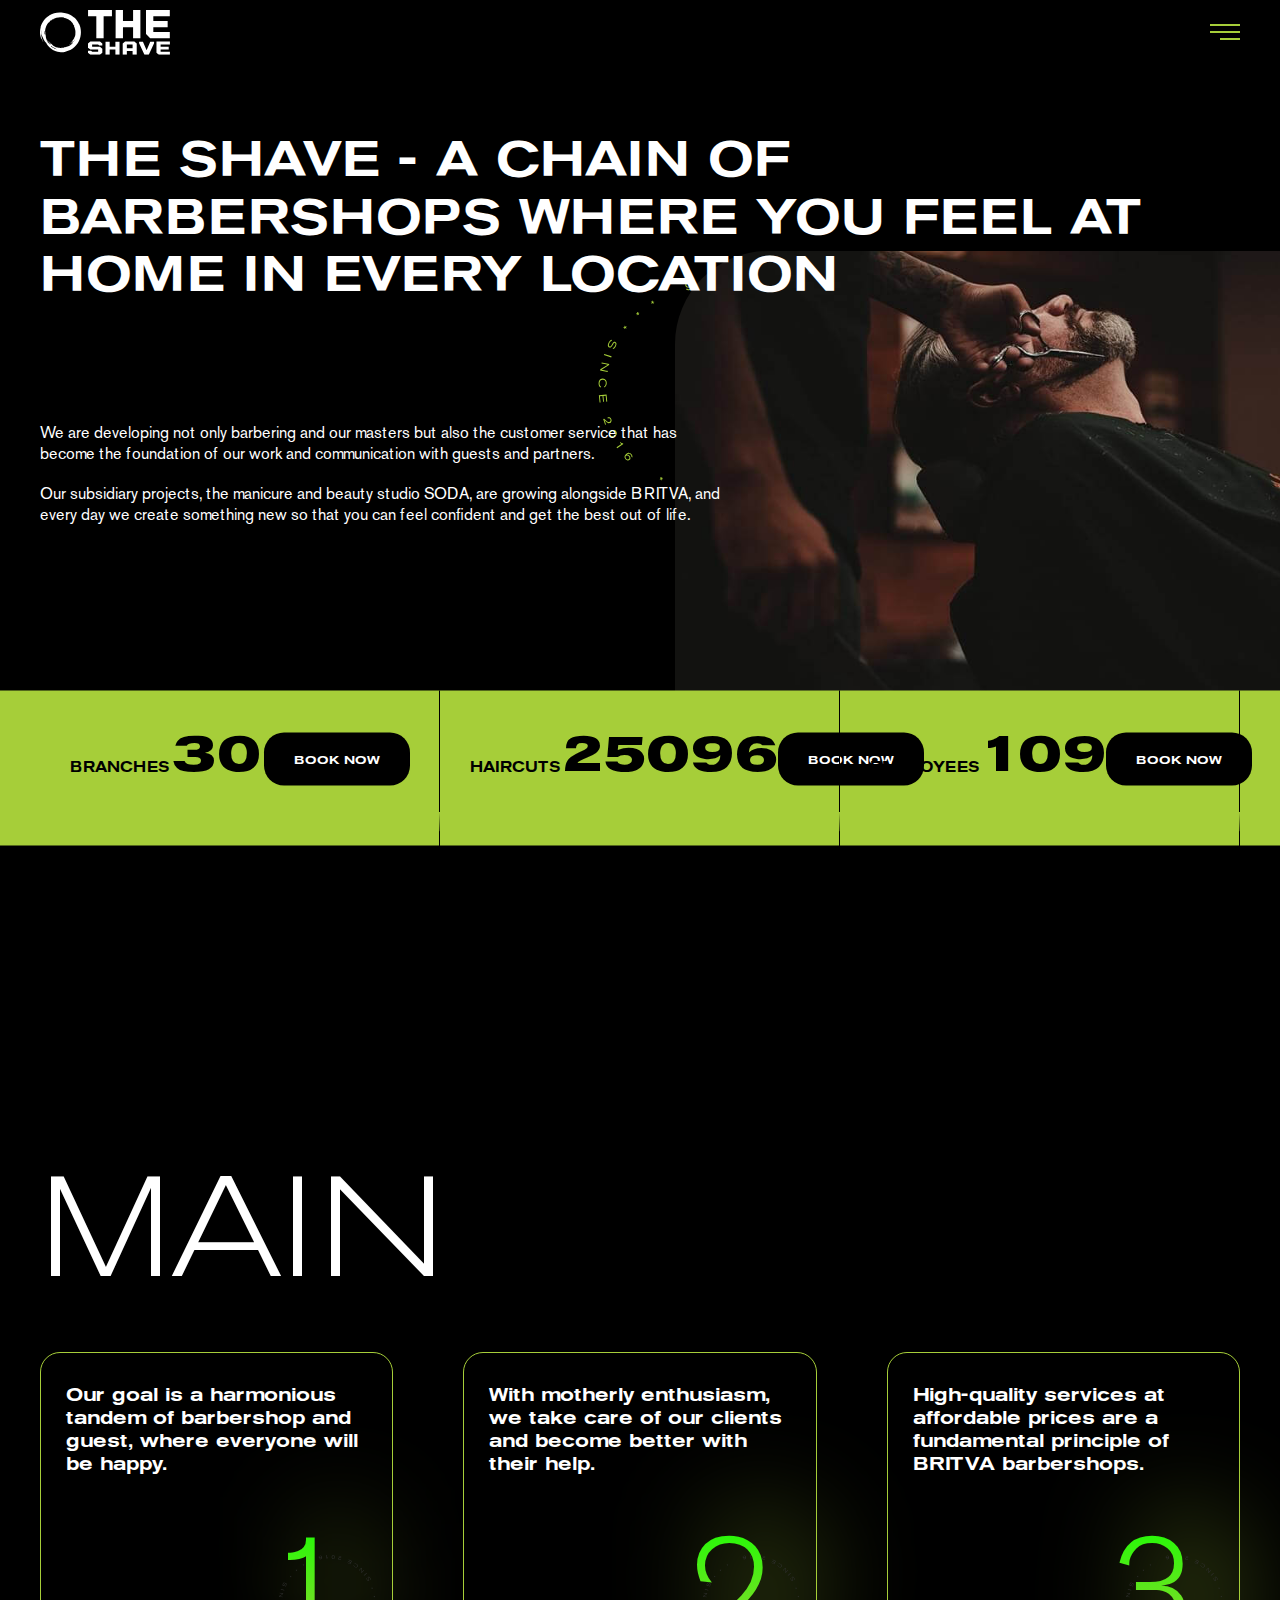
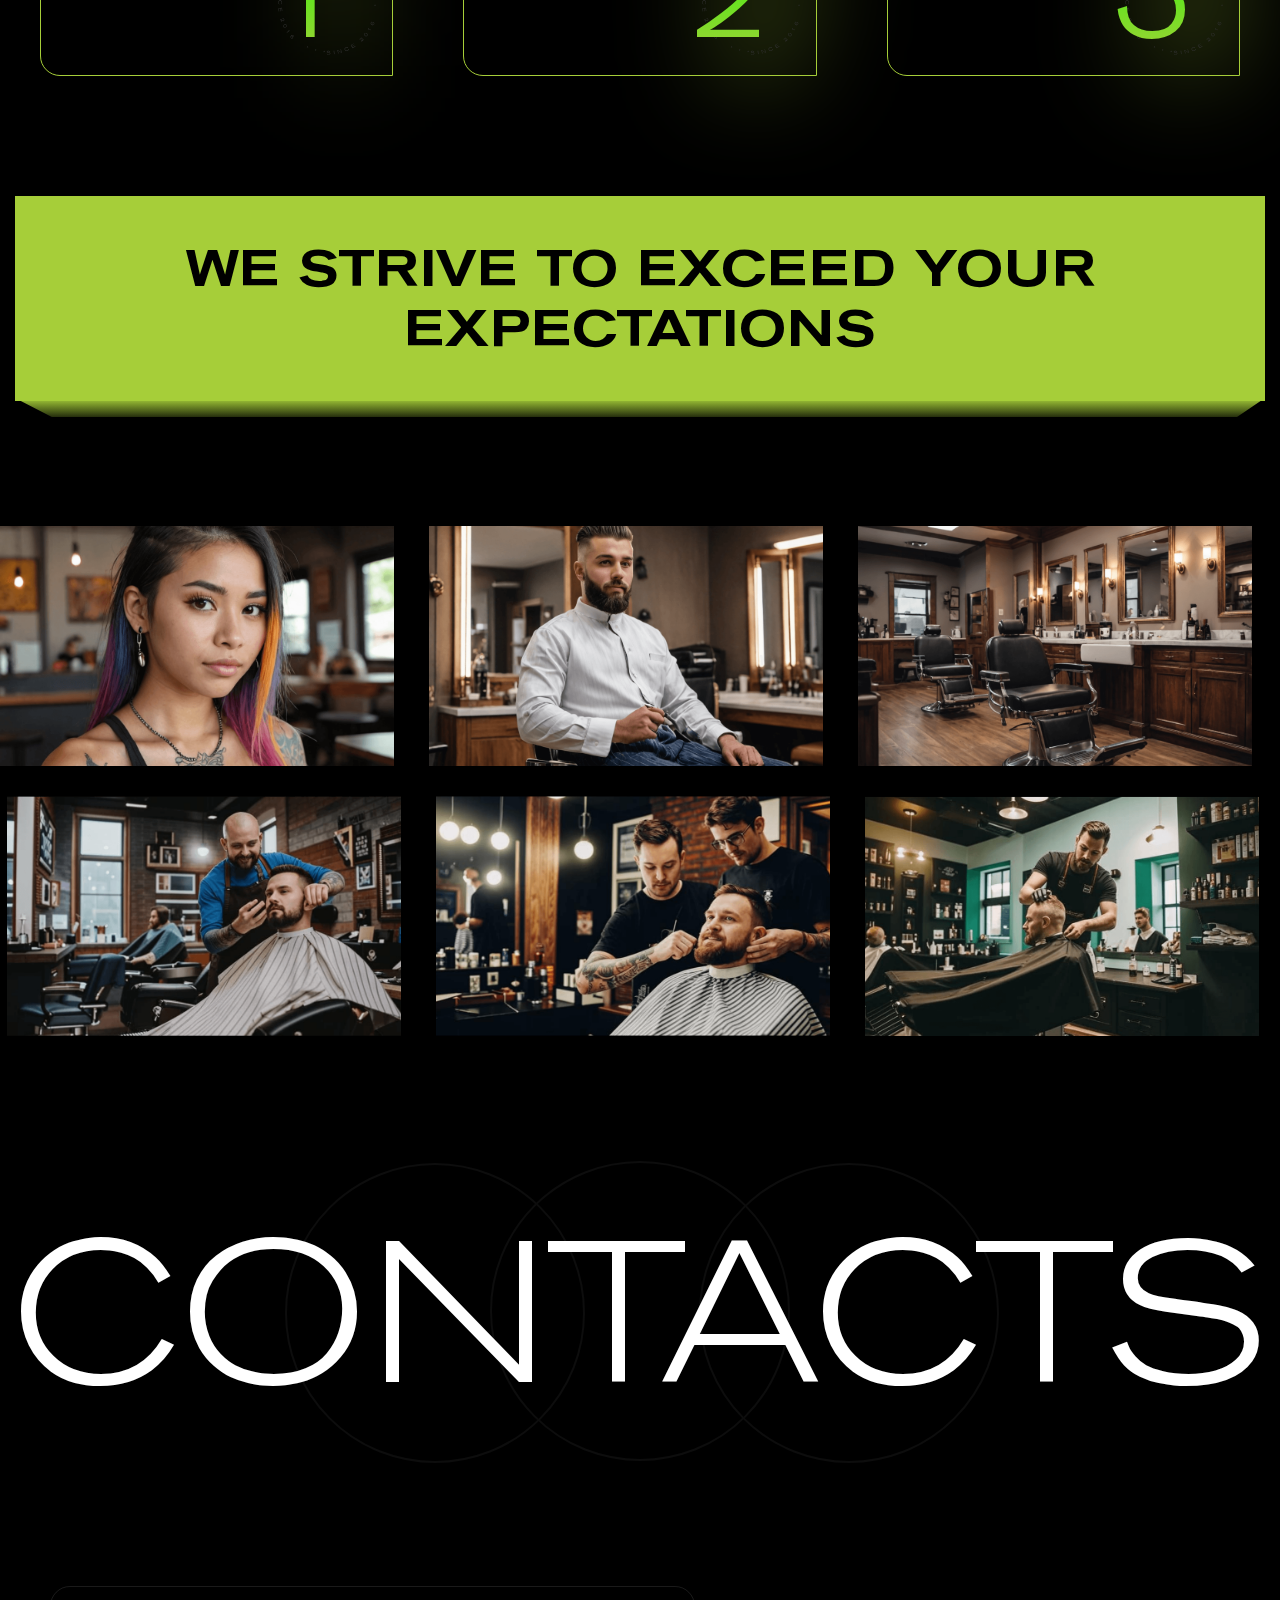
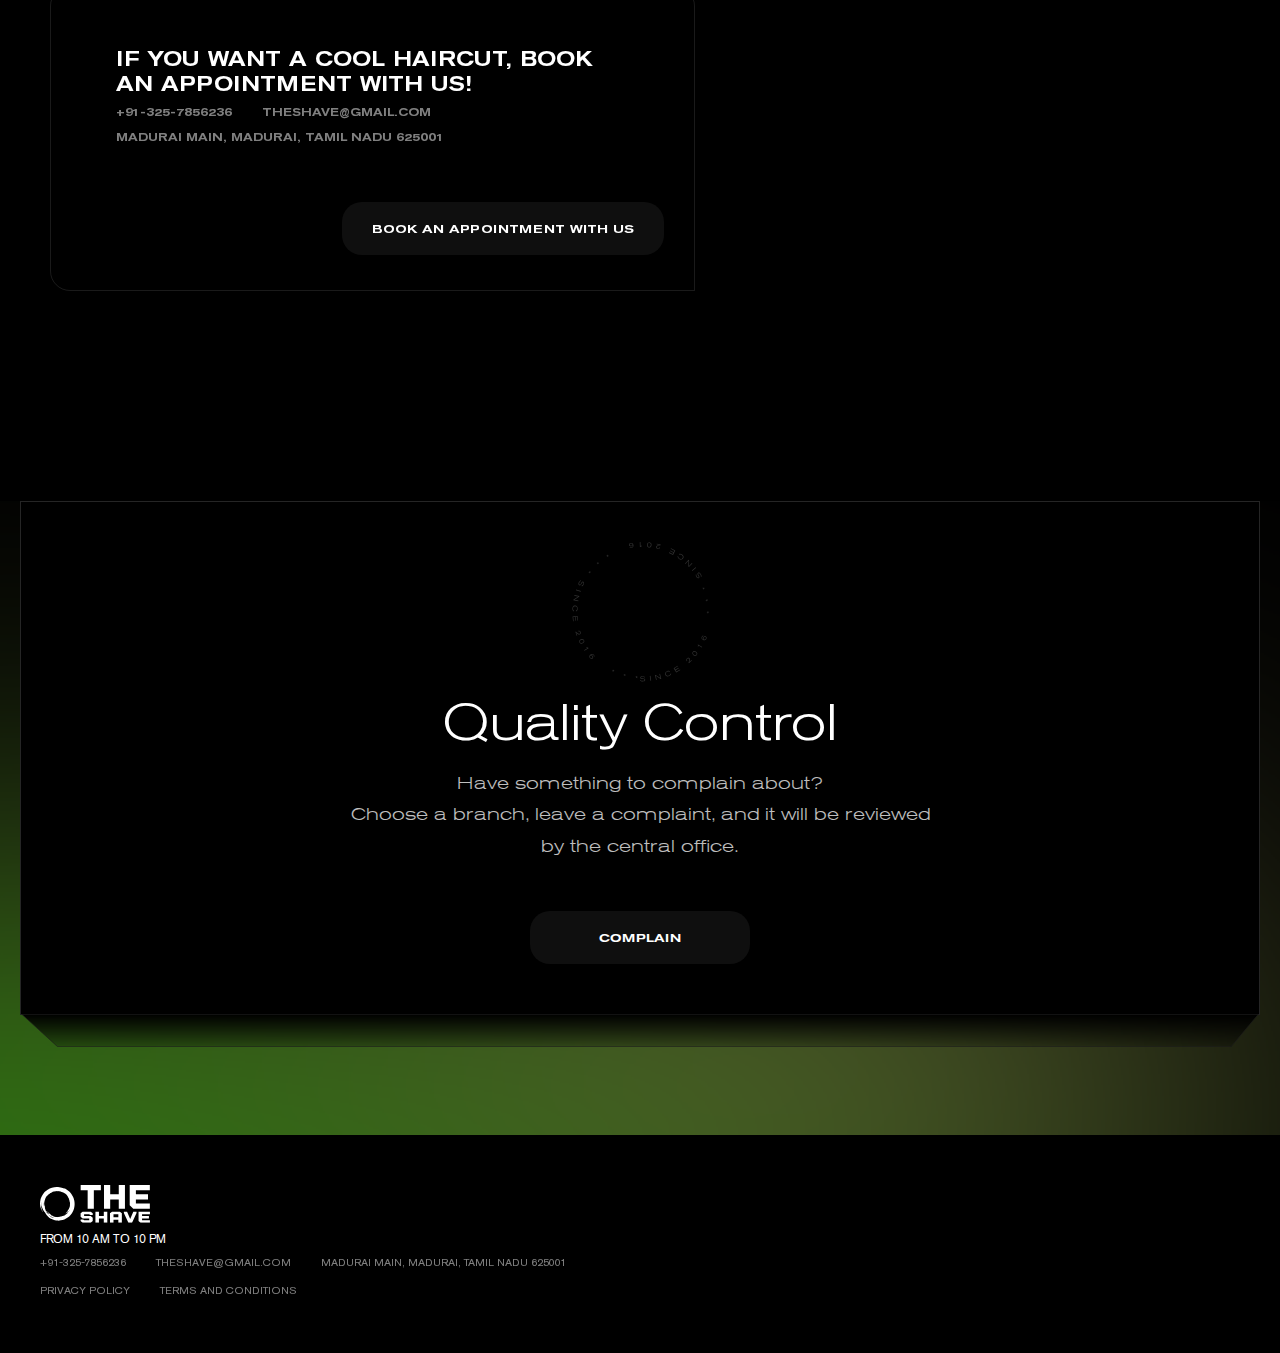
<file: about-us.html>
<!DOCTYPE html>
<html lang="en" class="bx-core bx-mac bx-no-touch bx-no-retina bx-chrome">
<head>
    <meta charset="utf-8">
    <meta name="viewport" content="width=device-width, initial-scale=1.0, minimum-scale=1">

    <link rel="icon" type="image/png" sizes="16x16" href="images/favicon-16x16.png">
    <script defer src="script.js"></script>
    <link href="about.css" type="text/css" data-template-style="true"
          rel="stylesheet">

    <meta name="description" content="Learn more about The Shave - our history, values, and philosophy. We strive to provide high-quality services and a unique experience for every client.">

    <title>About Us Gentleman’s Grooming Lounge The Shaves</title>
</head>

<body>
<div class="menu-overlay"></div>
<div class="pannel-overlay"></div>

<div class="menu-pannel">
    <div class="container">
        <div class="menu-pannel__close"><span></span></div>
        <div id="bxdynamic_LkGdQn_start" style="display:none"></div>
        <ul class="main-menu">
            <li>
                <a href="index.html" class="menu-link">
                    HOME </a>
            </li>
            <li>
                <a href="index.html#services" class="menu-link">
                    SERVICES </a>
            </li>
            <li>
                <a href="index.html" class="menu-link">
                    ABOUT US </a>
            </li>
            <li>
                <a href="index.html" class="menu-link">
                    CONTACT </a>
            </li>

        </ul>
    </div>
</div>
<header class="page-head" id="js-header">

    <div class="container">

        <a href="index.html" class="logo"><img src="images/logo.svg" alt="the shave"></a>

        <div class="menu-pannel__open js-show_pannel"><span></span></div>

    </div>
</header>

<main style="background: black">

    <section class="header-about">
        <div class="header-about__content container">
            <div class="header-about__title">
                <h1>The shave - a chain of barbershops where you feel at home in every location</h1></div>            <div class="header-about__desc">
            <p>
                We are developing not only barbering and our masters but also the customer service that has become the foundation of our work and communication with guests and partners.
            </p>
            <p>
                Our subsidiary projects, the manicure and beauty studio SODA, are growing alongside BRITVA, and every day we create something new so that you can feel confident and get the best out of life.<br>
            </p></div>
            <div class="header-about__blur"></div>
            <div class="header-about__curcle"></div>
            <div class="header-about__img" style="background-image: url(images/about_head_img.jpg)"></div>
        </div>
        <div class="header-about__numbers">
            <div class="container">
                <div class="header-about__number" id="bx_3218110189_5155">
                    <div class="header-about__number-line">
                        <div class="header-about__number-title">Branches</div>
                        <div class="header-about__number-value">30</div>
                        <div class="header-about__number-btn">
                            <a href="index.html#callback" class="btn-min ms_booking">Book now</a>
                        </div>
                </div>
                    <div class="header-about__number-btn">
                    </div>
                </div>
                <div class="header-about__number" id="bx_3218110189_5156">
                    <div class="header-about__number-line">
                        <div class="header-about__number-title">Haircuts</div>
                        <div class="header-about__number-value">25096</div>
                        <div class="header-about__number-btn">
                            <a href="index.html#callback" class="btn-min ms_booking">Book now</a>
                        </div>
                </div>
                    <div class="header-about__number-btn">
                    </div>
                </div>
                <div class="header-about__number" id="bx_3218110189_5157">
                    <div class="header-about__number-line">
                        <div class="header-about__number-title">Employees</div>
                        <div class="header-about__number-value">109</div>
                        <div class="header-about__number-btn">
                            <a href="index.html#callback" class="btn-min ms_booking">Book now</a>
                        </div>
                    <div class="header-about__number-btn">
                    </div>
                </div>            </div>
            <div class="header-about__numbers_line"></div>
        </div>

        </div>

    </section>
    <section class="about-point-section">
        <div class="container">
            <div class="about-point-title">
                <h2>MAin</h2>
            </div>
            <div class="about-point-list">
                <div class="about-point-el" id="bx_651765591_246">
                    <div class="about-point-el__text">
                        Our goal is a harmonious tandem of barbershop and guest, where everyone will be happy.
                    </div>
                    <div class="about-point-el__number">1</div>
                    <div class="about-point-el__numberblur">1</div>
                    <div class="about-point-el__curcle"></div>
                </div>
                <div class="about-point-el" id="bx_651765591_245">
                    <div class="about-point-el__text">
                        With motherly enthusiasm, we take care of our clients and become better with their help.
                    </div>
                    <div class="about-point-el__number">2</div>
                    <div class="about-point-el__numberblur">2</div>
                    <div class="about-point-el__curcle"></div>
                </div>
                <div class="about-point-el" id="bx_651765591_244">
                    <div class="about-point-el__text">
                        High-quality services at affordable prices are a fundamental principle of BRITVA barbershops.
                    </div>
                    <div class="about-point-el__number">3</div>
                    <div class="about-point-el__numberblur">3</div>
                    <div class="about-point-el__curcle"></div>
                </div>
            </div>
        </div>
        <div class="about-point-blurs">
            <div class="about-point-blur"></div>
        </div>
    </section>
    <section class="about-gallery-section">
        <div class="about-gallery__title">
            <h2>We strive to exceed your expectations</h2>
        </div>

        <div class="about-gallery">
            <div class="about-gallery__wrap">
                <div class="about-gallery__line">
                    <div class="about-gallery__el" id="bx_1373509569_5165">
                        <img src="images/work-1.png" alt="photo">
                    </div>
                    <div class="about-gallery__el" id="bx_1373509569_5164">
                        <img src="images/work-2.png" alt="photo">
                    </div>
                    <div class="about-gallery__el" id="bx_1373509569_5163">
                        <img src="images/work-3.png" alt="photo">
                    </div>
                    <div class="about-gallery__el" id="bx_1373509569_5162">
                        <img src="images/work-4.png" alt="photo">
                    </div>
                    <div class="about-gallery__el" id="bx_1373509569_5161">
                        <img src="images/work-5.png" alt="photo">
                    </div>
                    <div class="about-gallery__el" id="bx_1373509569_2745">
                        <img src="images/work-6.png" alt="photo">
                    </div>
                    <div class="about-gallery__el" id="bx_1373509569_2744">
                        <img src="images/work-7.png" alt="photo">
                    </div>
                    <div class="about-gallery__el" id="bx_1373509569_2743">
                        <img src="images/work-8.png" alt="photo">
                    </div>
                </div>
                <div class="about-gallery__line">
                    <div class="about-gallery__el" id="bx_1373509569_2742">
                        <img src="images/work-9.png" alt="photo">
                    </div>
                    <div class="about-gallery__el" id="bx_1373509569_2741">
                        <img src="images/work-10.png" alt="photo">
                    </div>
                    <div class="about-gallery__el" id="bx_1373509569_2740">
                        <img src="images/work-11.png" alt="photo">
                    </div>
                    <div class="about-gallery__el" id="bx_1373509569_2739">
                        <img src="images/work-12.png" alt="photo">
                    </div>
                    <div class="about-gallery__el" id="bx_1373509569_2738">
                        <img src="images/work-13.png" alt="photo">
                    </div>
                    <div class="about-gallery__el" id="bx_1373509569_2737">
                        <img src="images/work-14.png" alt="photo">
                    </div>
                    <div class="about-gallery__el" id="bx_1373509569_2736">
                        <img src="images/work-15.png" alt="photo">
                    </div>
                    <div class="about-gallery__el" id="bx_1373509569_27378">
                        <img src="images/work-16.png" alt="photo">
                    </div>
                </div>
            </div>

        </div>
    </section>


    <section class="about-smi-section " id="contacts">
        <div class="about-smi-top container">
            <div class="about-smi-title">
                <h2>contacts</h2>
                <i></i>
            </div>
        </div>
        <div class="about-smi-slider">
            <div class="swiper-wrapper">
                <div class="swiper-slide" id="bx_3485106786_1198">
                    <div class="about-smi-el">
                        <div class="about-smi-el__text">
                            If you want a cool haircut, book an appointment with us!
                            <ul class="footer-menu">
                                <li class="footer-menu__item"><a class="footer-menu__link footer-menu__link" href="tel:++913257856236">+91-325-7856236</a>
                                </li>
                                <li class="footer-menu__item"><a class="footer-menu__link footer-menu__link" href="mailto:theshave@gmail.com">theshave@gmail.com</a>
                                </li>
                                <li class="footer-menu__item"><a class="footer-menu__link footer-menu__link"
                                                                 href="https://maps.app.goo.gl/BTCGC9YnBn4utmHM8" target="_blank">Madurai Main, Madurai, Tamil Nadu 625001</a></li>
                            </ul>

                        </div>
                        <div class="about-smi-el__btn">
                            <a href="index.html#callback"
                               class="btn-min _modif">Book an appointment with us</a>
                        </div>
                    </div>
                </div>


            </div>
        </div>
    </section>


    <section class="quality-control-section">
        <div class="container">
            <div class="quality-control-title">
                <div class="quality-control__icon">
                </div>
                <h2>Quality Control</h2>
            </div>

            <div class="quality-control__block">
                <div class="quality-control__standart">
                    <div class="quality-control-desc">
                        <p>
                            Have something to complain about?
                        </p>
                        <p>
                            Choose a branch, leave a complaint, and it will be reviewed by the central office.
                        </p>
                    </div>
                    <a href="index.html#callback" class="btn-min _modif popup-link">Complain</a>
                </div>
                <div class="quality-control__form">
                </div>
            </div>
        </div>
    </section>
</main>

<footer class="main-footer">
    <div class="container">
        <div class="footer-menu__block-links">
            <div class="main-footer-menu__line-top">

                <div class="logo"><img src="images/logo.svg" alt="the shave"></div>
            </div>

            <p class="footer-rezim">from 10 am to 10 pm</p>
            <div class="footer-menu__block">
                <ul class="footer-menu">
                    <li class="footer-menu__item"><a class="footer-menu__link footer-menu__link" href="tel:++913257856236">+91-325-7856236</a>
                    </li>
                    <li class="footer-menu__item"><a class="footer-menu__link footer-menu__link" href="mailto:theshave@gmail.com">theshave@gmail.com</a>
                    </li>
                    <li class="footer-menu__item"><a class="footer-menu__link footer-menu__link"
                                                     href="https://maps.app.goo.gl/BTCGC9YnBn4utmHM8" target="_blank">Madurai Main, Madurai, Tamil Nadu 625001</a></li>
                </ul>
            </div>
            <div class="footer-menu__block">
                <ul class="footer-menu">
                    <li class="footer-menu__item"><a class="footer-menu__link footer-menu__link" href="privacy-policy.html">Privacy Policy </a></li>
                    <li class="footer-menu__item"><a class="footer-menu__link footer-menu__link" href="terms-conditions.html">Terms and Conditions</a></li>
                </ul>
            </div>

        </div>


    </div>
</footer>

</body>
</html>
</file>
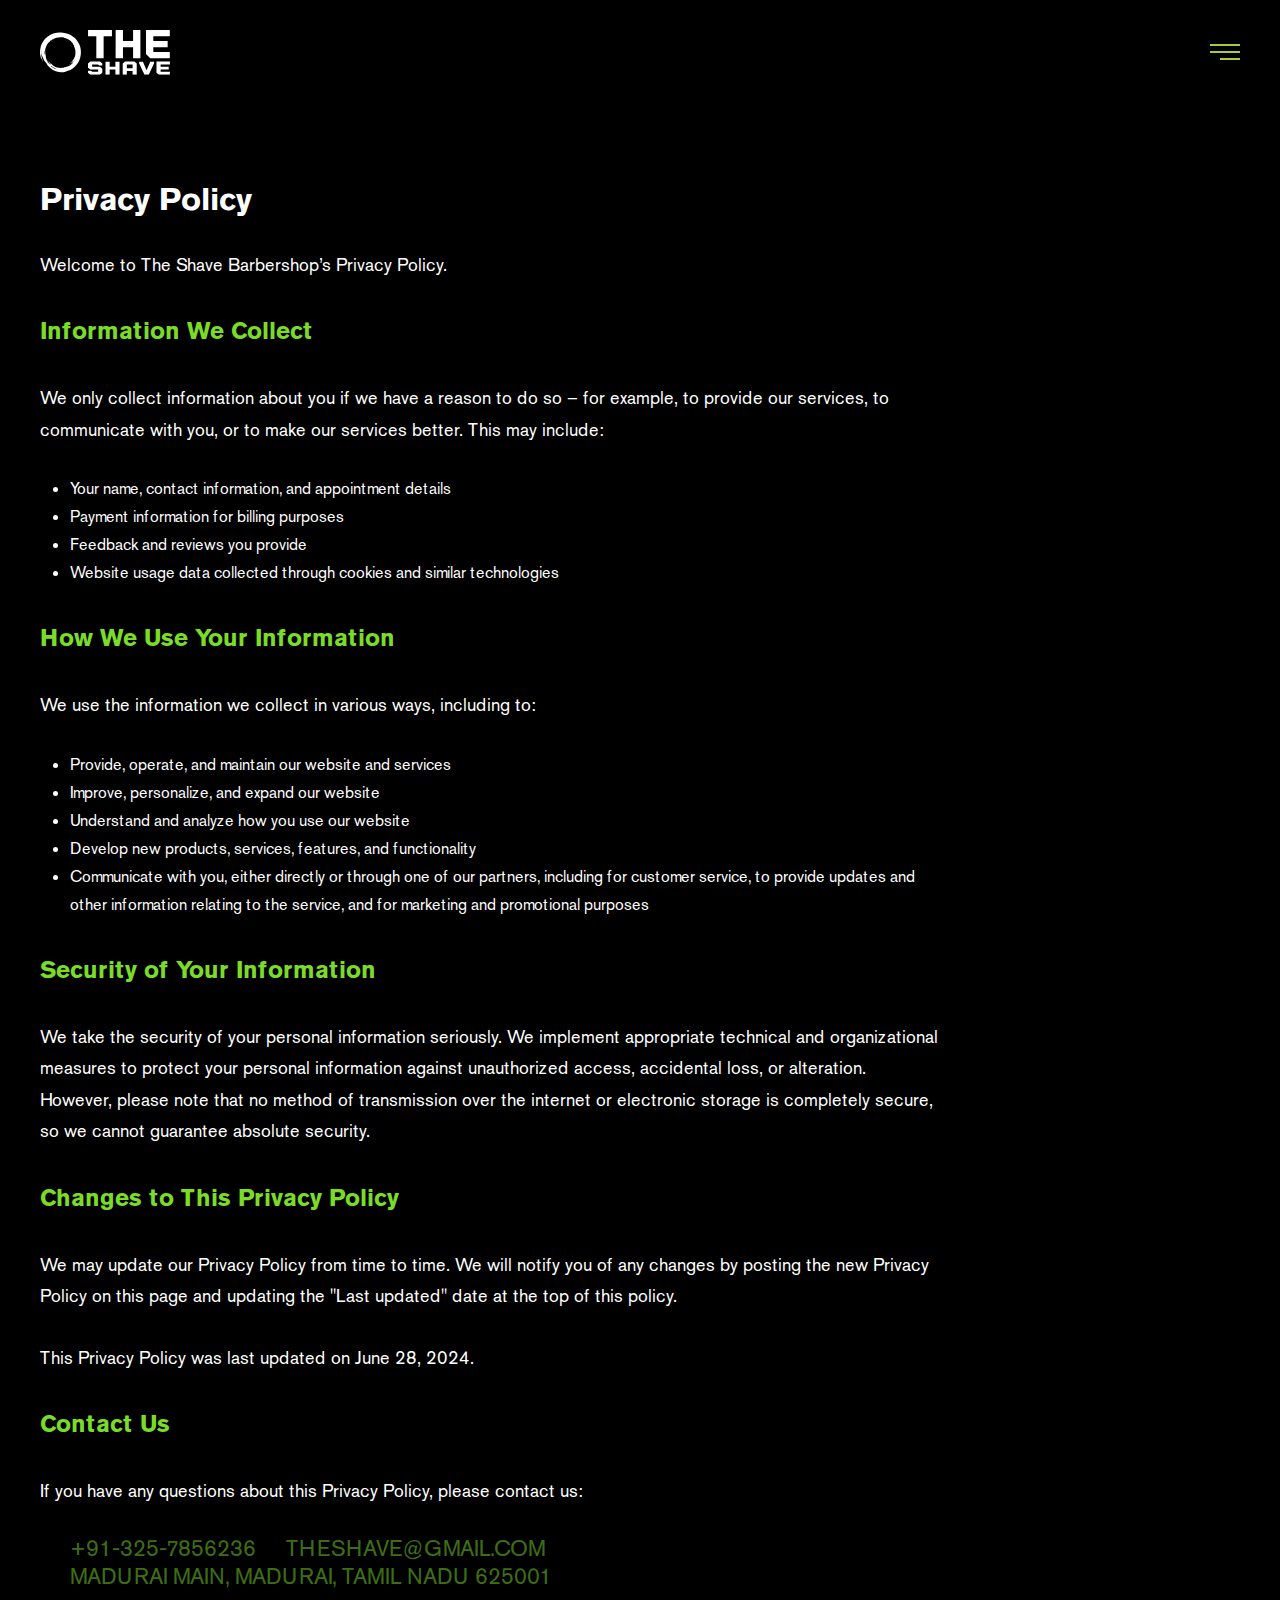
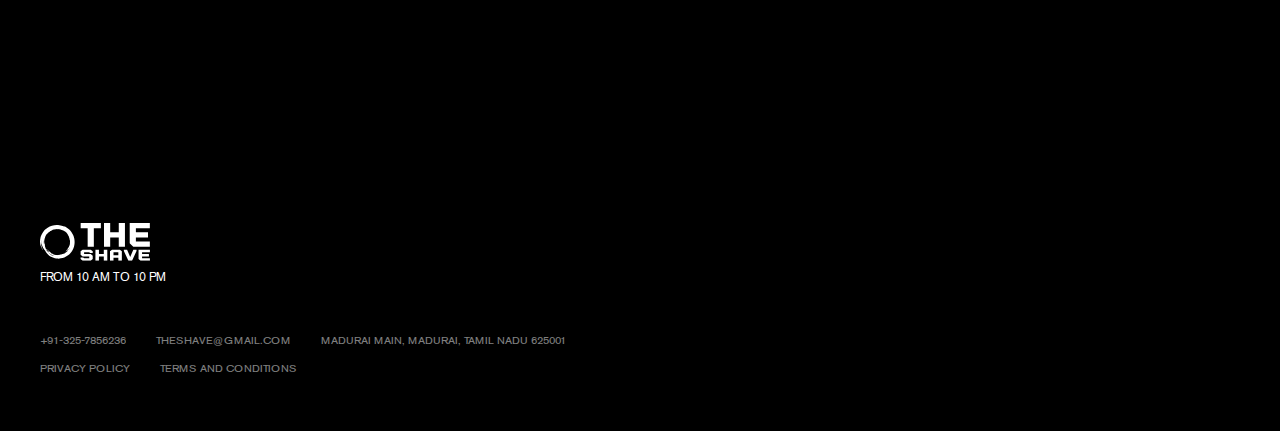
<file: privacy-policy.html>
<!DOCTYPE html>
<html lang="en">
  <head>
    <meta charset="UTF-8" />
    <meta name="viewport" content="width=device-width, initial-scale=1.0" />
    <meta
      name="description"
      content="Learn about how The Shave protects your privacy and handles your personal information with care. Understand our practices and policies regarding data collection, use, and disclosure."
    />
    <title>Privacy Policy The Shave</title>
    <script defer src="script.js"></script>
    <link rel="stylesheet" href="styles.css" />
    <link rel="icon" type="image/png" sizes="16x16" href="images/favicon-16x16.png">
  </head>

  <body class="-home">
  <div class="menu-overlay"></div>
  <div class="pannel-overlay"></div>

  <div class="menu-pannel">
    <div class="container">
      <div class="menu-pannel__close"><span></span></div>
      <div id="bxdynamic_LkGdQn_start" style="display:none"></div>
      <ul class="main-menu">
        <li>
          <a href="index.html" class="menu-link">
            HOME </a>
        </li>
        <li>
          <a href="index.html#services" class="menu-link">
            SERVICES </a>
        </li>
        <li>
          <a href="about-us.html" class="menu-link">
            ABOUT US </a>
        </li>
        <li>
          <a href="about-us.html#contacts" class="menu-link">
            CONTACT </a>
        </li>

      </ul>
    </div>
  </div>
  <header class="page-head" id="js-header">

    <div class="container">

      <a href="index.html" class="logo"><img src="images/logo.svg" alt="the shave"></a>

      <div class="menu-pannel__open js-show_pannel"><span></span></div>

    </div>
  </header>
    <main class="container">
      <div class="policy">
        <h1 class="title">Privacy Policy</h1>
        <p>Welcome to The Shave Barbershop’s Privacy Policy.</p>

        <h2>Information We Collect</h2>

        <p>We only collect information about you if we have a reason to do so – for example, to provide our services, to communicate with you, or to make our services better. This may include:</p>

        <ul>
          <li>Your name, contact information, and appointment details</li>
          <li>Payment information for billing purposes</li>
          <li>Feedback and reviews you provide</li>
          <li>Website usage data collected through cookies and similar technologies</li>
        </ul>

        <h2>How We Use Your Information</h2>

        <p>We use the information we collect in various ways, including to:</p>

        <ul>
          <li>Provide, operate, and maintain our website and services</li>
          <li>Improve, personalize, and expand our website</li>
          <li>Understand and analyze how you use our website</li>
          <li>Develop new products, services, features, and functionality</li>
          <li>Communicate with you, either directly or through one of our partners, including for customer service, to provide updates and other information relating to the service, and for marketing and promotional purposes</li>
        </ul>

        <h2>Security of Your Information</h2>

        <p>We take the security of your personal information seriously. We implement appropriate technical and organizational measures to protect your personal information against unauthorized access, accidental loss, or alteration. However, please note that no method of transmission over the internet or electronic storage is completely secure, so we cannot guarantee absolute security.</p>

        <h2>Changes to This Privacy Policy</h2>

        <p>We may update our Privacy Policy from time to time. We will notify you of any changes by posting the new Privacy Policy on this page and updating the "Last updated" date at the top of this policy.</p>

        <p>This Privacy Policy was last updated on June 28, 2024.</p>

        <h2>Contact Us</h2>

        <p>If you have any questions about this Privacy Policy, please contact us:</p>

        <ul class="footer-menu">
          <li class="footer-menu__item"><a class="footer-menu__link" href="tel:+913257856236">+91-325-7856236</a></li>
          <li class="footer-menu__item"><a class="footer-menu__link" href="mailto:theshave@gmail.com">theshave@gmail.com</a></li>
          <li class="footer-menu__item"><a class="footer-menu__link" href="https://maps.app.goo.gl/BTCGC9YnBn4utmHM8" target="_blank">Madurai Main, Madurai, Tamil Nadu 625001</a></li>
        </ul>
      </div>
    </main>
  <footer class="main-footer">
    <div class="container">
      <div class="footer-menu__block-links">
        <div class="main-footer-menu__line-top">

          <div class="logo"><img src="images/logo.svg" alt="the shave"></div>
        </div>

        <p class="footer-rezim">from 10 am to 10 pm</p>
        <div class="footer-menu__block">
          <ul class="footer-menu">
            <li class="footer-menu__item"><a class="footer-menu__link footer-menu__link" href="tel:++913257856236">+91-325-7856236</a>
            </li>
            <li class="footer-menu__item"><a class="footer-menu__link footer-menu__link" href="mailto:theshave@gmail.com">theshave@gmail.com</a>
            </li>
            <li class="footer-menu__item"><a class="footer-menu__link footer-menu__link"
                                             href="https://maps.app.goo.gl/BTCGC9YnBn4utmHM8" target="_blank">Madurai Main, Madurai, Tamil Nadu 625001</a></li>
          </ul>
        </div>
        <div class="footer-menu__block">
          <ul class="footer-menu">
            <li class="footer-menu__item"><a class="footer-menu__link footer-menu__link" href="privacy-policy.html">Privacy Policy </a></li>
            <li class="footer-menu__item"><a class="footer-menu__link footer-menu__link" href="terms-conditions.html">Terms and Conditions</a></li>
          </ul>
        </div>

      </div>


    </div>
  </footer>
  </body>
</html>
</file>
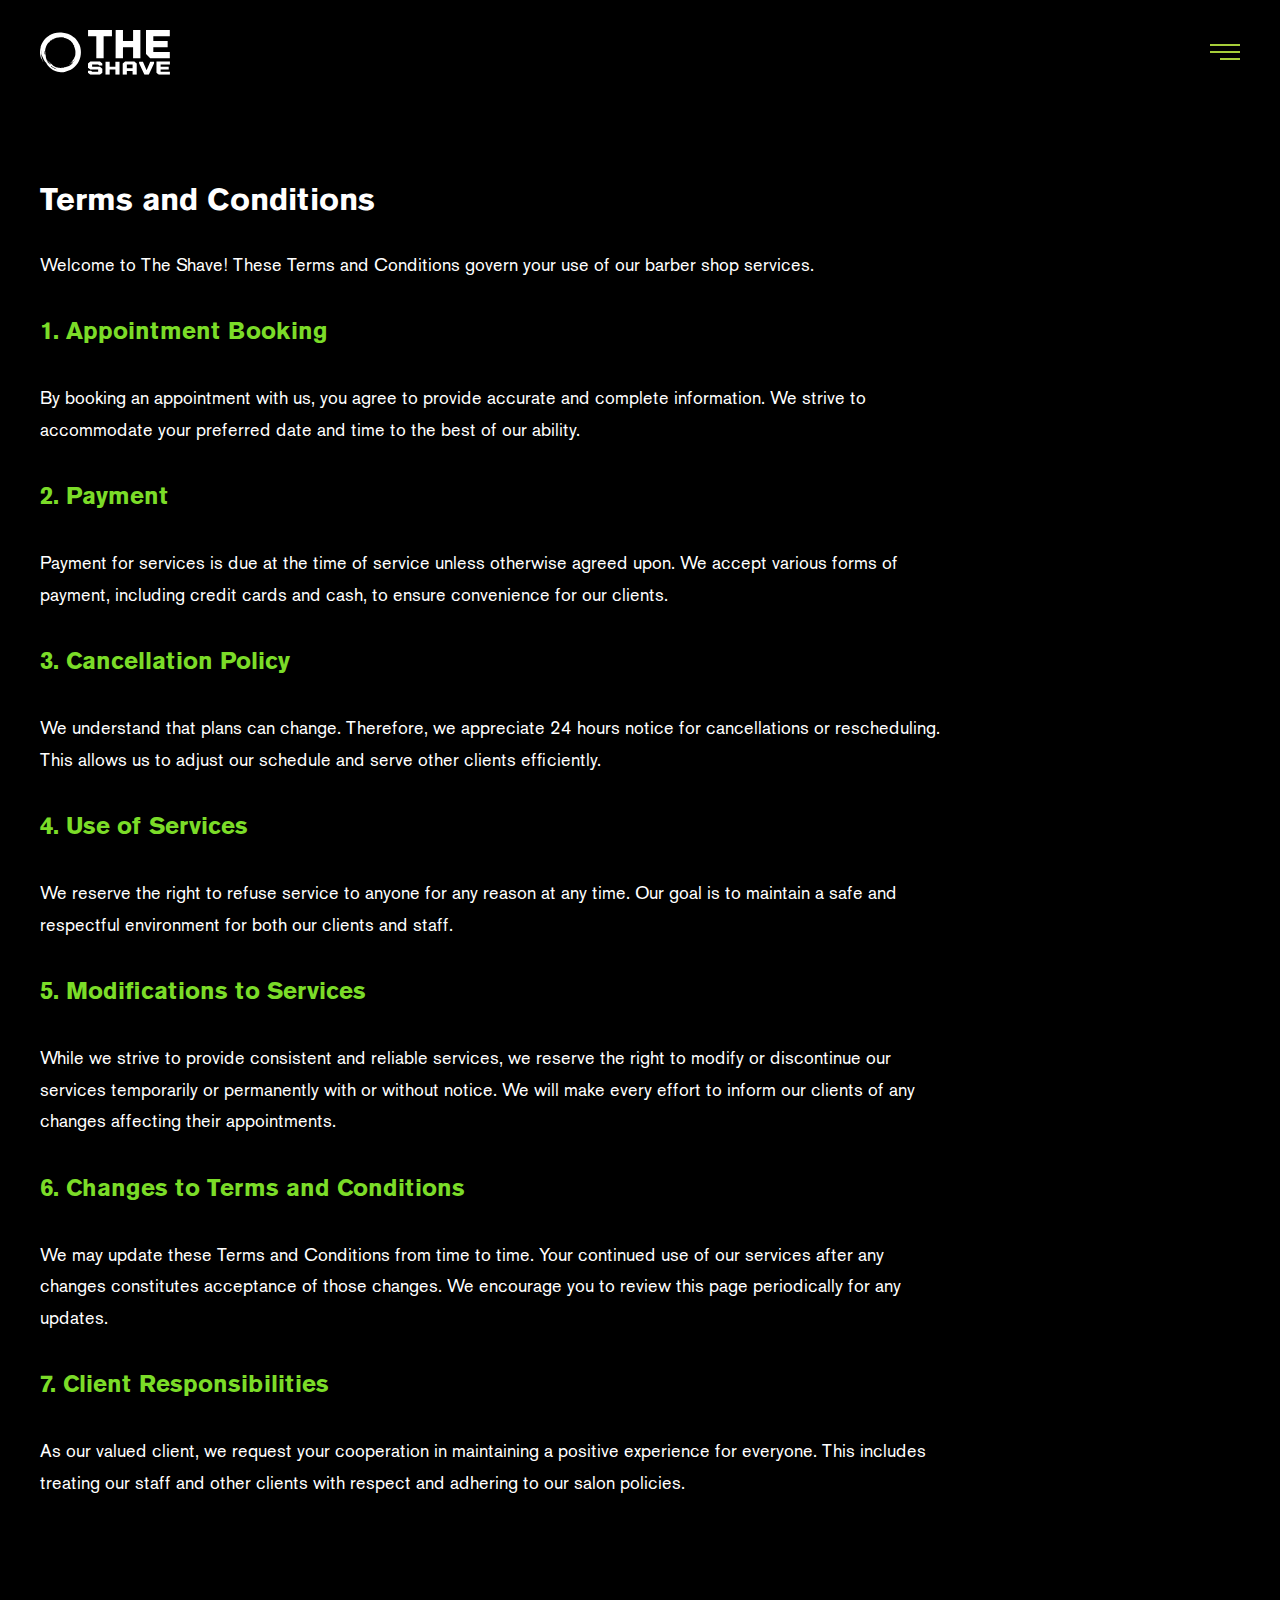
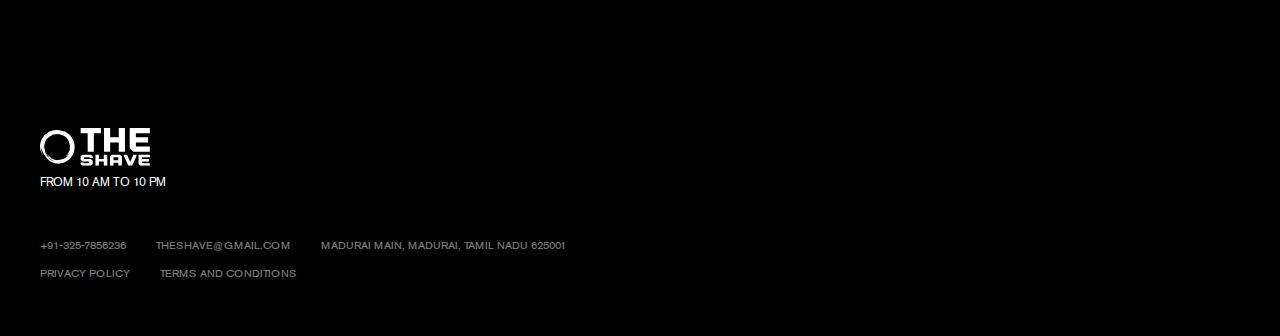
<file: terms-conditions.html>
<!DOCTYPE html>
<html lang="en">
  <head>
    <meta charset="UTF-8" />
    <meta name="viewport" content="width=device-width, initial-scale=1.0" />
    <meta
      name="description"
      content="Read the Terms and Conditions governing your use of The Shave's services. Includes policies on appointments, payments, cancellations, and more. Understand your rights and obligations when using our services."
    />
    <title>Terms and Conditions The Shave</title>
    <script defer src="script.js"></script>
    <link rel="stylesheet" href="styles.css" />
    <link rel="icon" type="image/png" sizes="16x16" href="images/favicon-16x16.png">
  </head>
  <body class="-home">
  <div class="menu-overlay"></div>
  <div class="pannel-overlay"></div>

  <div class="menu-pannel">
    <div class="container">
      <div class="menu-pannel__close"><span></span></div>
      <div id="bxdynamic_LkGdQn_start" style="display:none"></div>
      <ul class="main-menu">
        <li>
          <a href="index.html" class="menu-link">
            HOME </a>
        </li>
        <li>
          <a href="index.html#services" class="menu-link">
            SERVICES </a>
        </li>
        <li>
          <a href="about-us.html" class="menu-link">
            ABOUT US </a>
        </li>
        <li>
          <a href="about-us.html#contacts" class="menu-link">
            CONTACT </a>
        </li>

      </ul>
    </div>
  </div>
  <header class="page-head" id="js-header">

    <div class="container">

      <a href="index.html" class="logo"><img src="images/logo.svg" alt="the shave"></a>

      <div class="menu-pannel__open js-show_pannel"><span></span></div>

    </div>
  </header>
    <main class="container">
      <div class="terms">
        <h1 class="title">Terms and Conditions</h1>
        <p>Welcome to The Shave! These Terms and Conditions govern your use of our barber shop services.</p>

        <h2>1. Appointment Booking</h2>
        <p>By booking an appointment with us, you agree to provide accurate and complete information. We strive to accommodate your preferred date and time to the best of our ability.</p>

        <h2>2. Payment</h2>
        <p>Payment for services is due at the time of service unless otherwise agreed upon. We accept various forms of payment, including credit cards and cash, to ensure convenience for our clients.</p>

        <h2>3. Cancellation Policy</h2>
        <p>We understand that plans can change. Therefore, we appreciate 24 hours notice for cancellations or rescheduling. This allows us to adjust our schedule and serve other clients efficiently.</p>

        <h2>4. Use of Services</h2>
        <p>We reserve the right to refuse service to anyone for any reason at any time. Our goal is to maintain a safe and respectful environment for both our clients and staff.</p>

        <h2>5. Modifications to Services</h2>
        <p>While we strive to provide consistent and reliable services, we reserve the right to modify or discontinue our services temporarily or permanently with or without notice. We will make every effort to inform our clients of any changes affecting their appointments.</p>

        <h2>6. Changes to Terms and Conditions</h2>
        <p>We may update these Terms and Conditions from time to time. Your continued use of our services after any changes constitutes acceptance of those changes. We encourage you to review this page periodically for any updates.</p>

        <h2>7. Client Responsibilities</h2>
        <p>As our valued client, we request your cooperation in maintaining a positive experience for everyone. This includes treating our staff and other clients with respect and adhering to our salon policies.</p>

      </div>
    </main>
  <footer class="main-footer">
    <div class="container">
      <div class="footer-menu__block-links">
        <div class="main-footer-menu__line-top">

          <div class="logo"><img src="images/logo.svg" alt="the shave"></div>
        </div>

        <p class="footer-rezim">from 10 am to 10 pm</p>
        <div class="footer-menu__block">
          <ul class="footer-menu">
            <li class="footer-menu__item"><a class="footer-menu__link footer-menu__link" href="tel:++913257856236">+91-325-7856236</a>
            </li>
            <li class="footer-menu__item"><a class="footer-menu__link footer-menu__link" href="mailto:theshave@gmail.com">theshave@gmail.com</a>
            </li>
            <li class="footer-menu__item"><a class="footer-menu__link footer-menu__link"
                                             href="https://maps.app.goo.gl/BTCGC9YnBn4utmHM8" target="_blank">Madurai Main, Madurai, Tamil Nadu 625001</a></li>
          </ul>
        </div>
        <div class="footer-menu__block">
          <ul class="footer-menu">
            <li class="footer-menu__item"><a class="footer-menu__link footer-menu__link" href="privacy-policy.html">Privacy Policy </a></li>
            <li class="footer-menu__item"><a class="footer-menu__link footer-menu__link" href="terms-conditions.html">Terms and Conditions</a></li>
          </ul>
        </div>

      </div>


    </div>
  </footer>
  </body>
</html>
</file>
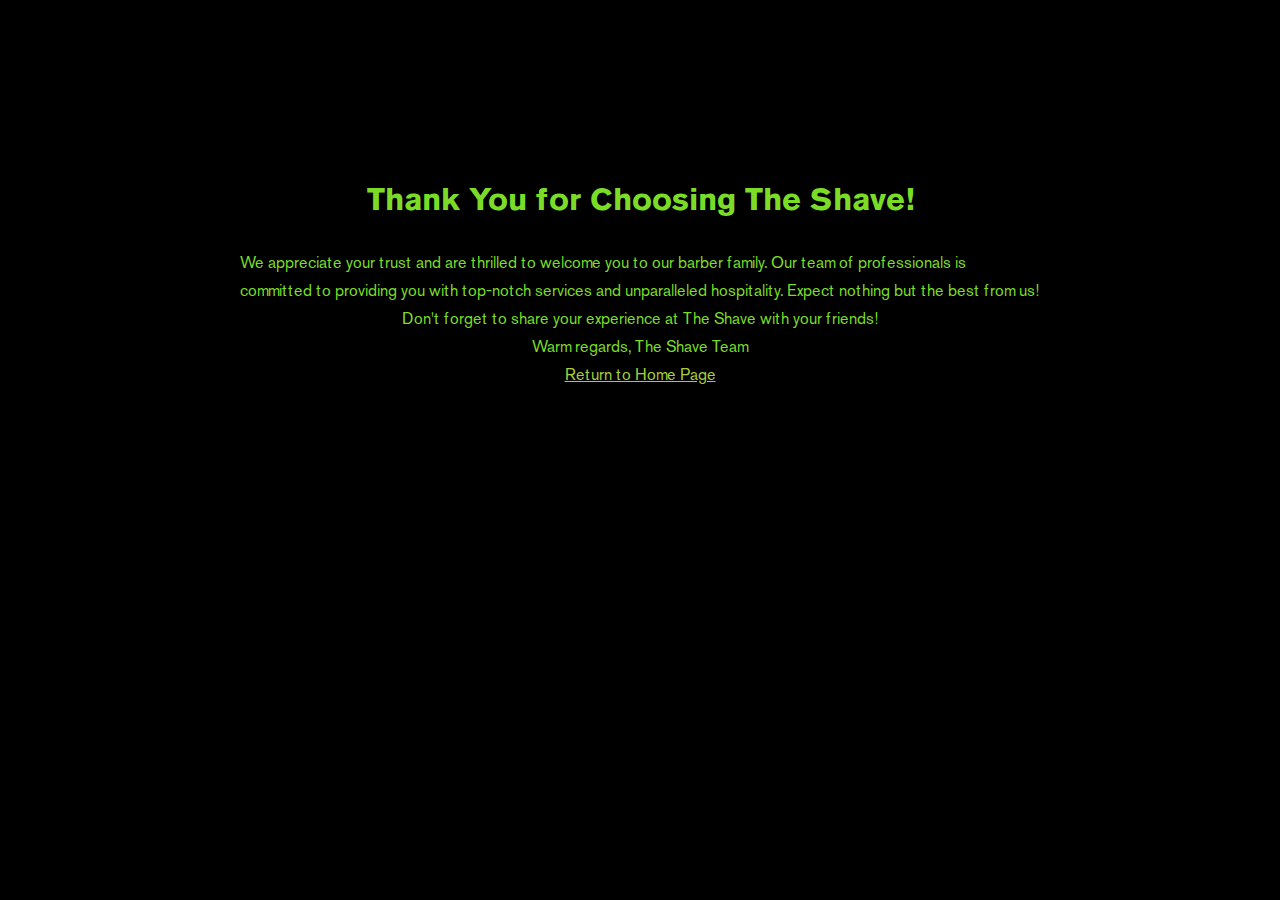
<file: thanks-page.html>
<!DOCTYPE html>
<html lang="en">
<head>
  <meta charset="UTF-8">
  <meta name="viewport" content="width=device-width, initial-scale=1.0">
  <meta name="description" content="Thank you for choosing The Shave! We appreciate your trust and look forward to seeing you again soon. Follow us on social media for updates and special offers.">
  <title>Thank You for Choosing The Shave - The Shave Barbershop</title>
  <link rel="stylesheet" href="styles.css">
</head>
<body class="-home" >
  <main>
    <div class="container thanks__container">
      <h1>Thank You for Choosing The Shave!</h1>
      <p>We appreciate your trust and are thrilled to welcome you to our barber family. Our team of professionals is committed to providing you with top-notch services and unparalleled hospitality. Expect nothing but the best from us!</p>
      <p>Don't forget to share your experience at The Shave with your friends!</p>
      <p>Warm regards, The Shave Team</p>
      <a href="index.html" class="home-button">Return to Home Page</a>
    </div>
  </main>
</body>
</html>
</file>
<file: styles.css>
/* Start:/local/templates/.default/assets/v6/css/vendor.css?169791222942095*/
/*! normalize.css v7.0.0 | MIT License | github.com/necolas/normalize.css */

/* Document
   ========================================================================== */

/**
 * 1. Correct the line height in all browsers.
 * 2. Prevent adjustments of font size after orientation changes in
 *    IE on Windows Phone and in iOS.
 */

html {
    line-height: 1.15; /* 1 */
    -ms-text-size-adjust: 100%; /* 2 */
    -webkit-text-size-adjust: 100%; /* 2 */
}

/* Sections
   ========================================================================== */

/**
 * Remove the margin in all browsers (opinionated).
 */

body {
    margin: 0;
}

/**
 * Add the correct display in IE 9-.
 */

footer,
header,
section {
    display: block;
}

/**
 * Correct the font size and margin on `h1` elements within `section` and
 * `article` contexts in Chrome, Firefox, and Safari.
 */

h1 {
    font-size: 2em;
    margin: 0.67em 0;
}

/* Grouping content
   ========================================================================== */

/**
 * Add the correct display in IE 9-.
 * 1. Add the correct display in IE.
 */

main { /* 1 */
    display: block;
}

/**
 * Add the correct margin in IE 8.
 */

/**
 * 1. Add the correct box sizing in Firefox.
 * 2. Show the overflow in Edge and IE.
 */

/**
 * 1. Correct the inheritance and scaling of font size in all browsers.
 * 2. Correct the odd `em` font sizing in all browsers.
 */

/* Text-level semantics
   ========================================================================== */

/**
 * 1. Remove the gray background on active links in IE 10.
 * 2. Remove gaps in links underline in iOS 8+ and Safari 8+.
 */

a {
    background-color: transparent; /* 1 */
    -webkit-text-decoration-skip: objects; /* 2 */
}

/**
 * 1. Remove the bottom border in Chrome 57- and Firefox 39-.
 * 2. Add the correct text decoration in Chrome, Edge, IE, Opera, and Safari.
 */

/**
 * Prevent the duplicate application of `bolder` by the next rule in Safari 6.
 */

/**
 * Add the correct font weight in Chrome, Edge, and Safari.
 */

/**
 * 1. Correct the inheritance and scaling of font size in all browsers.
 * 2. Correct the odd `em` font sizing in all browsers.
 */

/**
 * Add the correct font style in Android 4.3-.
 */

/**
 * Add the correct background and color in IE 9-.
 */

/**
 * Add the correct font size in all browsers.
 */

/**
 * Prevent `sub` and `sup` elements from affecting the line height in
 * all browsers.
 */

/* Embedded content
   ========================================================================== */

/**
 * Add the correct display in IE 9-.
 */

/**
 * Add the correct display in iOS 4-7.
 */

/**
 * Remove the border on images inside links in IE 10-.
 */

img {
    border-style: none;
}

/**
 * Hide the overflow in IE.
 */

/* Forms
   ========================================================================== */

/**
 * 1. Change the font styles in all browsers (opinionated).
 * 2. Remove the margin in Firefox and Safari.
 */

button,
input,
textarea {
    font-family: sans-serif; /* 1 */
    font-size: 100%; /* 1 */
    line-height: 1.15; /* 1 */
    margin: 0; /* 2 */
}

/**
 * Show the overflow in IE.
 * 1. Show the overflow in Edge.
 */

button,
input { /* 1 */
    overflow: visible;
}

/**
 * Remove the inheritance of text transform in Edge, Firefox, and IE.
 * 1. Remove the inheritance of text transform in Firefox.
 */

button { /* 1 */
    text-transform: none;
}

/**
 * 1. Prevent a WebKit bug where (2) destroys native `audio` and `video`
 *    controls in Android 4.
 * 2. Correct the inability to style clickable types in iOS and Safari.
 */

button,
[type="submit"] {
    -webkit-appearance: button; /* 2 */
}

/**
 * Remove the inner border and padding in Firefox.
 */

button::-moz-focus-inner,
[type="submit"]::-moz-focus-inner {
    border-style: none;
    padding: 0;
}

/**
 * Restore the focus styles unset by the previous rule.
 */

button:-moz-focusring,
[type="submit"]:-moz-focusring {
    outline: 1px dotted ButtonText;
}

/**
 * Correct the padding in Firefox.
 */

/**
 * 1. Correct the text wrapping in Edge and IE.
 * 2. Correct the color inheritance from `fieldset` elements in IE.
 * 3. Remove the padding so developers are not caught out when they zero out
 *    `fieldset` elements in all browsers.
 */

/**
 * 1. Add the correct display in IE 9-.
 * 2. Add the correct vertical alignment in Chrome, Firefox, and Opera.
 */

/**
 * Remove the default vertical scrollbar in IE.
 */

textarea {
    overflow: auto;
}

/**
 * 1. Add the correct box sizing in IE 10-.
 * 2. Remove the padding in IE 10-.
 */

[type="checkbox"] {
    box-sizing: border-box; /* 1 */
    padding: 0; /* 2 */
}

/**
 * Correct the cursor style of increment and decrement buttons in Chrome.
 */

/**
 * 1. Correct the odd appearance in Chrome and Safari.
 * 2. Correct the outline style in Safari.
 */

/**
 * Remove the inner padding and cancel buttons in Chrome and Safari on macOS.
 */

/**
 * 1. Correct the inability to style clickable types in iOS and Safari.
 * 2. Change font properties to `inherit` in Safari.
 */

::-webkit-file-upload-button {
    -webkit-appearance: button; /* 1 */
    font: inherit; /* 2 */
}

/* Interactive
   ========================================================================== */

/*
 * Add the correct display in IE 9-.
 * 1. Add the correct display in Edge, IE, and Firefox.
 */

/*
 * Add the correct display in all browsers.
 */

/* Scripting
   ========================================================================== */

/**
 * Add the correct display in IE 9-.
 */

/**
 * Add the correct display in IE.
 */

/* Hidden
   ========================================================================== */

/**
 * Add the correct display in IE 10-.
 */

/**
 * Swiper 7.0.9
 * Most modern mobile touch slider and framework with hardware accelerated transitions
 * https://swiperjs.com
 *
 * Copyright 2014-2021 Vladimir Kharlampidi
 *
 * Released under the MIT License
 *
 * Released on: October 18, 2021
 */


:root {
    --swiper-theme-color: #007aff
}

:root {
    --swiper-navigation-size: 44px
}

/*======================================
  Selectric v1.13.0
======================================*/

/* Items box */

/* End */


/* Start:/local/templates/.default/assets/v6/css/main.css?1718715134164821*/
@font-face {
    font-display: swap;
    font-family: AkzidenzGroteskPro-britva;
    font-style: normal;
    font-weight: 400;
    src: url(fonts/AkzidenzGroteskPro-Regular.woff2) format("woff2")
}

@font-face {
    font-display: swap;
    font-family: AkzidenzGroteskPro-britva;
    font-style: italic;
    font-weight: 400;
    src: url(fonts/AkzidenzGroteskPro-It.woff2) format("woff2")
}

@font-face {
    font-display: swap;
    font-family: AkzidenzGroteskPro-britva;
    font-style: normal;
    font-weight: 300;
    src: url(fonts/AkzidenzGroteskPro-Light.woff2) format("woff2")
}

@font-face {
    font-display: swap;
    font-family: AkzidenzGroteskPro-britva;
    font-style: italic;
    font-weight: 300;
    src: url(fonts/AkzidenzGroteskPro-LightIt.woff2) format("woff2")
}

@font-face {
    font-display: swap;
    font-family: AkzidenzGroteskPro-britva;
    font-style: normal;
    font-weight: 500;
    src: url(fonts/AkzidenzGroteskPro-Md.woff2) format("woff2")
}

@font-face {
    font-display: swap;
    font-family: AkzidenzGroteskPro-britva;
    font-style: italic;
    font-weight: 500;
    src: url(fonts/AkzidenzGroteskPro-MdIt.woff2) format("woff2")
}

@font-face {
    font-display: swap;
    font-family: AkzidenzGroteskPro-britva;
    font-style: normal;
    font-weight: 700;
    src: url(fonts/AkzidenzGroteskPro-Bold.woff2) format("woff2")
}

@font-face {
    font-display: swap;
    font-family: AkzidenzGroteskPro-britva;
    font-style: italic;
    font-weight: 700;
    src: url(fonts/AkzidenzGroteskPro-BoldIt.woff2) format("woff2")
}

@font-face {
    font-display: swap;
    font-family: AkzidenzGroteskPro-britva;
    font-style: normal;
    font-weight: 900;
    src: url(fonts/AkzidenzGroteskPro-XBd.woff2) format("woff2")
}

@font-face {
    font-display: swap;
    font-family: AkzidenzGroteskPro-britva;
    font-style: italic;
    font-weight: 900;
    src: url(fonts/AkzidenzGroteskPro-XBdIt.woff2) format("woff2")
}

@font-face {
    font-display: swap;
    font-family: AkzidenzGroteskProEx-britva;
    font-style: normal;
    font-weight: 400;
    src: url(fonts/AkzidenzGroteskPro-Ext.woff2) format("woff2")
}

@font-face {
    font-display: swap;
    font-family: AkzidenzGroteskProEx-britva;
    font-style: italic;
    font-weight: 400;
    src: url(fonts/AkzidenzGroteskPro-ExtItalic.woff2) format("woff2")
}

@font-face {
    font-display: swap;
    font-family: AkzidenzGroteskProEx-britva;
    font-style: normal;
    font-weight: 300;
    src: url(fonts/AkzidenzGroteskPro-LightEx.woff2) format("woff2")
}

@font-face {
    font-display: swap;
    font-family: AkzidenzGroteskProEx-britva;
    font-style: italic;
    font-weight: 300;
    src: url(fonts/AkzidenzGroteskPro-LigExtIt.woff2) format("woff2")
}

@font-face {
    font-display: swap;
    font-family: AkzidenzGroteskProEx-britva;
    font-style: normal;
    font-weight: 500;
    src: url(fonts/AkzidenzGroteskPro-MdEx.woff2) format("woff2")
}

@font-face {
    font-display: swap;
    font-family: AkzidenzGroteskProEx-britva;
    font-style: italic;
    font-weight: 500;
    src: url(fonts/AkzidenzGroteskPro-MedExtIt.woff2) format("woff2")
}

@font-face {
    font-display: swap;
    font-family: AkzidenzGroteskProEx-britva;
    font-style: normal;
    font-weight: 700;
    src: url(fonts/AkzidenzGroteskPro-BoldEx.woff2) format("woff2")
}

@font-face {
    font-display: swap;
    font-family: AkzidenzGroteskProEx-britva;
    font-style: italic;
    font-weight: 700;
    src: url(fonts/AkzidenzGroteskPro-BoldExIt.woff2) format("woff2")
}

@font-face {
    font-display: swap;
    font-family: AkzidenzGroteskProCn-britva;
    font-style: normal;
    font-weight: 400;
    src: url(fonts/AkzidenzGroteskPro-Cn.woff2) format("woff2")
}

@font-face {
    font-display: swap;
    font-family: AkzidenzGroteskProCn-britva;
    font-style: italic;
    font-weight: 400;
    src: url(fonts/AkzidenzGroteskPro-CnIt.woff2) format("woff2")
}

@font-face {
    font-display: swap;
    font-family: AkzidenzGroteskProCn-britva;
    font-style: normal;
    font-weight: 300;
    src: url(fonts/AkzidenzGroteskPro-LightCn.woff2) format("woff2")
}

@font-face {
    font-display: swap;
    font-family: AkzidenzGroteskProCn-britva;
    font-style: italic;
    font-weight: 300;
    src: url(fonts/AkzidenzGroteskPro-LightCnItalic.woff2) format("woff2")
}

@font-face {
    font-display: swap;
    font-family: AkzidenzGroteskProCn-britva;
    font-style: normal;
    font-weight: 500;
    src: url(fonts/AkzidenzGroteskPro-MdCn.woff2) format("woff2")
}

@font-face {
    font-display: swap;
    font-family: AkzidenzGroteskProCn-britva;
    font-style: italic;
    font-weight: 500;
    src: url(fonts/AkzidenzGroteskPro-MdCnIt.woff2) format("woff2")
}

@font-face {
    font-display: swap;
    font-family: AkzidenzGroteskProCn-britva;
    font-style: normal;
    font-weight: 700;
    src: url(fonts/AkzidenzGroteskPro-BoldCn.woff2) format("woff2")
}

@font-face {
    font-display: swap;
    font-family: AkzidenzGroteskProCn-britva;
    font-style: italic;
    font-weight: 700;
    src: url(fonts/AkzidenzGroteskPro-BoldCnIt.woff2) format("woff2")
}

@font-face {
    font-display: swap;
    font-family: AkzidenzGroteskProCn-britva;
    font-style: normal;
    font-weight: 900;
    src: url(fonts/AkzidenzGroteskPro-XBdCn.woff2) format("woff2")
}

@font-face {
    font-display: swap;
    font-family: AkzidenzGroteskProCn-britva;
    font-style: italic;
    font-weight: 900;
    src: url(fonts/AkzidenzGroteskPro-XBdCnIt.woff2) format("woff2")
}

@font-face {
    font-display: swap;
    font-family: Thunder-britva;
    font-style: normal;
    font-weight: 700;
    src: url(fonts/thunder_bold.woff2) format("woff2")
}

@font-face {
    font-display: swap;
    font-family: Allerta-britva;
    font-style: normal;
    font-weight: 700;
    src: url(fonts/allerta.woff2) format("woff2")
}

@font-face {
    font-display: swap;
    font-family: Bebas Neue;
    font-style: normal;
    font-weight: 100;
    src: local("Bebas Neue Thin"), local("BebasNeue-Thin"), url(fonts/bebasneuethin.woff2) format("woff2"), url(fonts/bebasneuethin.woff) format("woff"), url(fonts/bebasneuethin.ttf) format("truetype")
}

@font-face {
    font-display: swap;
    font-family: Bebas Neue;
    font-style: normal;
    font-weight: 200;
    src: local("Bebas Neue Light"), local("BebasNeue-Light"), url(fonts/bebasneuelight.woff2) format("woff2"), url(fonts/bebasneuelight.woff) format("woff"), url(fonts/bebasneuelight.ttf) format("truetype")
}

@font-face {
    font-display: swap;
    font-family: Bebas Neue;
    font-style: normal;
    font-weight: 300;
    src: local("Bebas Neue Book"), local("BebasNeueBook"), url(fonts/bebasneuebook.woff2) format("woff2"), url(fonts/bebasneuebook.woff) format("woff"), url(fonts/bebasneuebook.ttf) format("truetype")
}
#message::placeholder {
    color: #9d9c9c;
}
@font-face {
    font-display: swap;
    font-family: Bebas Neue;
    font-style: normal;
    font-weight: 400;
    src: local("Bebas Neue Regular"), local("BebasNeueRegular"), url(fonts/bebasneueregular.woff2) format("woff2"), url(fonts/bebasneueregular.woff) format("woff"), url(fonts/bebasneueregular.ttf) format("truetype")
}

@font-face {
    font-display: swap;
    font-family: Bebas Neue;
    font-style: normal;
    font-weight: 700;
    src: local("Bebas Neue Bold"), local("BebasNeueBold"), url(fonts/bebasneuebold.woff2) format("woff2"), url(fonts/bebasneuebold.woff) format("woff"), url(fonts/bebasneuebold.ttf) format("truetype")
}

@font-face {
    font-display: swap;
    font-family: NextArt-soda;
    font-style: normal;
    font-weight: 400;
    src: url(fonts/next_art_regular.woff2) format("woff2")
}

@font-face {
    font-display: swap;
    font-family: NextArt-soda;
    font-style: normal;
    font-weight: 500;
    src: url(fonts/next_art_heavy.woff2) format("woff2")
}

:root {
    --index: calc(1vw + 1vh);
    --widthPrice: 165px;
    --container-width: 1840px;
    --container-padding: 40px;
    --gradientBtn: linear-gradient(300.31deg, #14ff00 -1.68%, #a6ce39 53.84%, #ffeba4 100.81%);
    --color-white: #fff;
    --color-whiteRGBA03: hsla(0, 0%, 100%, .3);
    --color-blackRGBA03: rgba(0, 0, 0, .3);
    --color-black: #000;
    --color-black2: #020201;
    --color-black3: #1e1e1e;
    --color-gray: #9d9d9d;
    --color-gray2: #555;
    --color-gray3: #616161;
    --color-gray4: #c6c6c6;
    --color-gray5: #8d8d8d;
    --color-gray6: #252525;
    --color-gray7: #454545;
    --color-gray8: #9e9e9e;
    --color-gray9: #272727;
    --color-gray10: #141414;
    --color-grayDark: #303030;
    --color-grayDark2: #373737;
    --color-accent: #a6ce39;
    --color-error: #ff4141;
    --font-default: AkzidenzGroteskPro-britva, sans-serif;
    --font-ex: AkzidenzGroteskProEx-britva, sans-serif;
    --font-cn: AkzidenzGroteskProCn-britva, sans-serif;
    --font-tn: Thunder-britva, sans-serif;
    --font-price: Allerta-britva, sans-serif;
    --font-soda: NextArt-soda, sans-serif;
    --transition: cubic-bezier(0.445, 0.050, 0.550, 0.950);
    --transition2: cubic-bezier(0.785, 0.135, 0.150, 0.860);
    --transition3: cubic-bezier(0.715, -0.235, 0.120, 1.300)
}

@media screen and (max-width: 1600px) {
    :root {
        --widthPrice: 110px
    }
}

@media screen and (max-width: 768px) {
    :root {
        --widthPrice: 90px
    }
}

@media screen and (max-width: 600px) {
    :root {
        --widthPrice: 75px
    }
}

@media screen and (max-width: 1200px) {
    :root {
        --container-padding: 30px
    }
}

@media screen and (max-width: 480px) {
    :root {
        --container-padding: 10px
    }
}

* {
    box-sizing: border-box;
    margin: 0;
    padding: 0
}

*, input {
    outline: none !important
}

::-webkit-input-placeholder {
    opacity: 1
}

:-moz-placeholder, ::-moz-placeholder {
    opacity: 1
}

:-ms-input-placeholder {
    opacity: 1
}

a, input:focus {
    outline: none
}

a {
    text-decoration: underline
}

a, a:hover {
    color: #a6ce39
}

a:active, a:focus {
    color: #a6ce39;
    text-decoration: none
}

body, html {
    font-size: 16px
}

body {
    -webkit-font-smoothing: antialiased;
    background: #fff;
    color: #000;
    font-family: AkzidenzGroteskPro-britva, sans-serif;
    font-style: normal;
    font-weight: 400;
    line-height: 1.75;
    min-width: 350px;
    overflow-x: hidden;
    position: relative
}

.hidden {
    display: none !important;
    visibility: hidden !important
}

.container {
    max-width: 1840px;
    padding-left: var(--container-padding);
    padding-right: var(--container-padding);
    width: 100%
}

.container {
    margin-left: auto;
    margin-right: auto
}

.btn {
    align-items: center;
    background: #a6ce39;
    border: 1px solid #a6ce39;
    border-radius: 20px;
    color: #fff;
    cursor: pointer;
    display: inline-block;
    display: flex;
    font-family: AkzidenzGroteskProEx-britva, sans-serif;
    font-size: 20px;
    font-weight: 500;
    height: 130px;
    justify-content: center;
    padding: 0 40px;
    text-decoration: none;
    text-transform: uppercase;
    transition: all .3s ease-in-out
}

@media screen and (max-width: 1440px) {
    .btn {
        font-size: 16px;
        height: 90px;
        padding: 0 20px
    }
}

.btn:active, .btn:focus {
    color: #fff
}

.btn:hover {
    background: transparent;
    color: #a6ce39
}

.btn.btn-gradient {
    background-size: 100%;
    border: none;
    position: relative;
    transition: all .3s ease-in-out;
    z-index: 1
}

.btn.btn-gradient:active, .btn.btn-gradient:focus {
    color: #fff
}

.btn.btn-gradient:before {
    background: linear-gradient(300deg, #14ff00 -1.68%, #a6ce39 53.84%, #ffeba4 100.81%)
}

.btn.btn-gradient:after, .btn.btn-gradient:before {
    border-radius: 20px;
    content: "";
    height: 100%;
    left: 0;
    position: absolute;
    top: 0;
    transition: all .5s ease-in-out;
    width: 100%;
    z-index: -1
}

.btn.btn-gradient:after {
    animation: btnHover 5s ease infinite;
    background: linear-gradient(300deg, #ffeba4 -1.68%, #a6ce39 53.84%, #14ff00 100.81%);
    background-size: 200% 200%;
    opacity: 0
}

.btn.btn-gradient:hover {
    border: none;
    color: #fff
}
.callback {
    color: #fff;
    padding-top: 70px;
    padding-bottom: 54px
}

.callback__grid {
    display: grid;
    grid-template-columns:repeat(12, 1fr);
    grid-template-rows:auto;
    gap: 32px
}

.callback__block_1 {
    grid-column: 1/span 10;
    display: flex;
    flex-direction: column
}


.callback__form {
    display: flex;
    flex-direction: column
}

.callback__area-input {
    position: relative;
}

.callback__input {
    outline: 0;
    font-weight: 400;
    font-size: 16px;
    line-height: 120%;
    color: #333;
    border: 2px solid transparent;
    background-color: #f6f6f6;
    transition: background-color .3s ease-in;
    width: 100%;
    padding: 18px;
    border-radius: 10px;
    margin-bottom: 30px
}

.callback__input::-moz-placeholder {
    color: #999
}

.callback__input:hover:not(:active) {
    background-color: #eaeaea
}

.callback__input:focus-within:not(:active) {
    border: 2px solid #a65cf0;
    background-color: #f6f6f6
}

.callback__input:active {
    color: #333;
    background-color: #f6f6f6
}

.callback textarea {
    height: 100px;
    text-align: left
}

.callback__btn:focus-visible {
    background-color: #c998fb;
    border-color: #7033ac;
    outline: 0
}

.callback__label {
    display: block;
    position: relative;
    padding-left: 22px;
    font-weight: 400;
    font-size: 16px;
    line-height: 130%;
    color: #666;
    transition: color .2s ease-in;
    cursor: pointer;
    margin-bottom: 40px;
}

.callback__label:hover {
    color: #a65cf0
}

.callback__checkbox {
    position: absolute;
    width: 1px;
    height: 1px;
    margin: -1px;
    border: 0;
    padding: 0;
    clip: rect(0, 0, 0, 0);
    overflow: hidden
}

.callback__checkbox + .callback__check {
    position: absolute;
    width: 35px;
    height: 35px;
    top: -4px;
    left: 2px;
    border: 1px solid #999;
    border-radius: 2px;
    transition: border .2s ease-in, background .2s ease-in
}

.callback__checkbox:focus-visible:not(:checked) + .callback__check {
    border-color: #ffff00;
}

.callback__checkbox:focus-visible:checked + .callback__check {
    background: #ffffff;
}

.callback__checkbox:checked + .callback__check {
    border-color: #ffff00;
    background: transparent;
}

.callback__checkbox + .callback__check::before {
    position: absolute;
    content: url(images/check-agree.svg);
    top: 4px;
    left: 2px;
    opacity: 0;
    transition: opacity .2s ease-in
}

.callback__checkbox:checked + .callback__check::before {
    opacity: 1
}

.callback__check {
    font-weight: 400;
    font-size: 14px;
    line-height: 19px;
    color: #333
}

.callback__link {
    font-size: 14px;
    line-height: 19px;
    color: #7bdc28;
    text-decoration: underline;
    transition: color .2s ease-in;
    margin-left: 40px;
    font-size: 18px;
}

.callback__link:focus-visible {
    border: none;
    outline: 0;
    color: #7bdc28;
}

.callback__link:focus {
    border: none;
    outline: 0
}

.callback__link:hover {
    color: #ffffff;
}

.callback__link:active {
    color: #ffffff;
}

.btn.btn-gradient:hover:before {
    opacity: 0
}

.btn.btn-gradient:hover:after {
    opacity: 1
}

@keyframes btnHover {
    0% {
        background-position: 10% 0
    }
    50% {
        background-position: 91% 100%
    }
    to {
        background-position: 10% 0
    }
}

.sec-title {
    font-family: AkzidenzGroteskProCn-britva, sans-serif;
    font-size: 90px;
    font-style: italic;
    font-weight: 900;
    line-height: 1.2;
    margin-bottom: 80px;
    text-transform: uppercase
}

@media screen and (max-width: 1200px) {
    .sec-title {
        font-size: 60px;
        margin-bottom: 30px
    }
}

@media screen and (max-width: 600px) {
    .sec-title {
        margin-bottom: 20px
    }
}

.sec-title h2 {
    font-size: 120px;
    font-weight: 900;
    margin: 0
}

@media screen and (max-width: 1200px) {
    .sec-title h2 {
        font-size: 60px
    }
}

.pannel-overlay {
    -webkit-backdrop-filter: blur(5px);
    backdrop-filter: blur(5px);
    -webkit-backface-visibility: hidden;
    -moz-backface-visibility: hidden;
    background: rgba(0, 0, 0, .3);
    content: "";
    height: 100%;
    left: 0;
    opacity: 0;
    pointer-events: none;
    position: fixed;
    top: 0;
    -webkit-transform: translateZ(0);
    -moz-transform: translateZ(0);
    transition: all .4s ease-in-out;
    visibility: hidden;
    width: 100%;
    will-change: auto;
    z-index: 1200
}

.-visible-mobile {
    display: none
}

@media screen and (max-width: 480px) {
    .-visible-mobile {
        display: block
    }

    .-hidden-mobile {
        display: none !important
    }
}

body.-home {
    background: #000
}

body.-home .page-head {
    margin-top: 0 !important
}

body.-home .page-head .container {
    max-width: 2060px;
    padding-top: 60px
}

@media screen and (max-width: 1300px) {
    body.-home .page-head .container {
        padding-top: 30px
    }
}

body.-home .home-scrin .container {
    max-width: 2060px
}

.menu-overlay {
    background: #a6ce39;
    content: "";
    display: none;
    height: 100%;
    left: 0;
    opacity: 0;
    position: fixed;
    top: 0;
    transition: all .3s;
    visibility: hidden;
    width: 100%;
    z-index: 1000
}

@media screen and (max-width: 992px) {
    .menu-overlay {
        display: block
    }
}

.menu-pannel__close {
    cursor: pointer;
    height: 16px;
    opacity: 0;
    position: relative;
    transition: opacity .3s ease-out .4s;
    width: 30px
}

.menu-pannel__close:before {
    transform: translate(-50%, -50%) rotate(45deg)
}

.menu-pannel__close:after, .menu-pannel__close:before {
    background: #a6ce39;
    content: "";
    height: 2px;
    left: 50%;
    position: absolute;
    top: 50%;
    transition: all .3s ease-out;
    width: 30px
}

.menu-pannel__close:after {
    transform: translate(-50%, -50%) rotate(-45deg)
}

.menu-pannel__close span {
    bottom: -6px;
    opacity: .3;
    right: 3px;
    width: 30px
}

.menu-pannel__close span, .menu-pannel__close span:before {
    background: #a6ce39;
    content: "";
    height: 1px;
    position: absolute;
    transition: all .3s ease-out
}

.menu-pannel__close span:before {
    bottom: -2px;
    right: 0;
    width: 25px
}

.menu-pannel__close:hover:after, .menu-pannel__close:hover:before {
    background: #fff;
    width: 20px
}

.menu-pannel {
    background: #000;
    display: none;
    overflow: hidden;
    padding-bottom: 60px;
    padding-top: 60px;
    position: relative;
    z-index: 1500
}


@media screen and (max-width: 992px) {
    .menu-pannel {
        height: 100vh;
        left: 0;
        max-width: 270px;
        opacity: .99;
        padding: 0;
        position: fixed;
        top: 0;
        width: calc(100% - 25px);
        z-index: 1500
    }
}

.menu-pannel .container {
    position: relative
}

@media screen and (max-width: 992px) {
    .menu-pannel .container {
        padding: 0;
        width: 100%
    }
}

.menu-pannel .main-menu {
    width: calc(100% - 60px)
}

@media screen and (max-width: 992px) {
    .menu-pannel .main-menu {
        margin-bottom: 20px;
        width: 100%
    }
}

.menu-pannel .menu-pannel__close {
    position: absolute;
    right: 15px;
    top: 5px
}

@media screen and (max-width: 992px) {
    .menu-pannel .menu-pannel__close {
        right: 5px;
        top: 15px;
        z-index: 100
    }
}

.main-menu {
    display: flex;
    flex-wrap: wrap;
    list-style: none;
    margin-bottom: 50px
}

@media screen and (max-width: 992px) {
    .main-menu {
        display: block;
        display: flex;
        flex-direction: column;
        margin-bottom: 0
    }
}

.main-menu li {
    margin-bottom: 5px;
    margin-right: 40px
}

@media screen and (max-width: 992px) {
    .main-menu li {
        border-bottom: 1px solid hsla(0, 0%, 100%, .1);
        margin: 0;
        order: 1;
        width: 100%
    }
}

.main-menu li:last-child {
    margin-right: 0
}

@media screen and (max-width: 992px) {
    .main-menu li:first-child {
        order: 3
    }
}

.main-menu li a {
    color: #fff;
    display: inline-block;
    font-size: 14px;
    line-height: 15px;
    opacity: .5;
    padding: 4px 0;
    text-decoration: none;
    text-transform: uppercase;
    transition: all .3s;
    white-space: nowrap
}

@media screen and (max-width: 992px) {
    .main-menu li a {
        display: block;
        opacity: 1;
        padding: 15px 20px;
        width: 100%
    }
}

.main-menu li a:hover {
    opacity: 1
}

.page-head {
    background: transparent;
    left: 0;
    overflow: hidden;
    position: absolute;
    top: 0;
    width: 100%;
    z-index: 1000
}

.page-head .container {
    align-items: center;
    display: flex;
    justify-content: space-between;
    margin: 0 auto;
    max-width: 1890px;
    padding-bottom: 20px;
    padding-top: 70px;
    position: relative;
    z-index: 50
}

@media screen and (max-width: 1300px) {
    .page-head .container {
        padding-top: 10px
    }
}

.logo {
    display: inline-block;
    line-height: 0px;
    text-decoration: none
}

.logo img {
    max-height: 45px;
    max-width: 100%;
    width: auto
}

@media screen and (max-width: 768px) {
    .logo img {
        max-height: 40px
    }
}

.menu-pannel__open {
    cursor: pointer;
    height: 16px;
    position: relative;
    transition: opacity .3s ease-out .4s;
    width: 30px
}

@media screen and (max-width: 1230px) {
    .menu-pannel__open {
        right: 0
    }
}

.menu-pannel__open:before {
    top: 0;
    width: 30px
}

.menu-pannel__open:after, .menu-pannel__open:before {
    background: #a6ce39;
    content: "";
    height: 2px;
    position: absolute;
    right: 0;
    transition: all .3s ease-out
}

.menu-pannel__open:after {
    bottom: 0;
    width: 20px
}

.menu-pannel__open span {
    background: #a6ce39;
    content: "";
    height: 2px;
    left: 0;
    margin-top: -1px;
    position: absolute;
    top: 50%;
    transition: all .3s ease-out;
    width: 30px
}

.menu-pannel__open:hover:before {
    background: #fff;
    width: 20px
}

.menu-pannel__open:hover:after {
    background: #fff;
    width: 30px
}

.menu-pannel__open:hover span {
    background: #fff
}

.home-scrin {
    background: #000;
    overflow: hidden;
    position: relative
}

@media screen and (max-width: 1200px) {
    .home-scrin {
        height: auto;
        min-height: calc(100vh - 220px)
    }
}

.home-scrin .container {
    position: relative
}

.home-scrin:before {
    background: url(images/header-figure.png) no-repeat top;
    background-size: contain;
    content: "";
    height: 100%;
    left: 0;
    pointer-events: none;
    position: absolute;
    top: 0;
    width: 100%;
    z-index: 1
}

@media screen and (max-width: 480px) {
    .home-scrin:before {
        height: 200%;
        right: 0;
        width: 200vw
    }
}

.home-scrin .home-scrin__top {
    align-items: flex-end;
    color: #a6ce39;
    display: flex;
    font-family: AkzidenzGroteskProEx-britva, sans-serif;
    font-size: 20px;
    font-weight: 500;
    height: 155px;
    margin: 0 auto;
    overflow: hidden;
    padding-bottom: 36px;
    position: relative;
    text-align: center;
    text-transform: uppercase;
    width: calc(100% - 400px);
    z-index: 10
}

@media screen and (max-width: 1300px) {
    .home-scrin .home-scrin__top {
        display: none;
        height: 40px;
        position: absolute
    }
}

.home-scrin .home-scrin__center {
    align-items: center;
    color: #fff;
    display: flex;
    flex-direction: column;
    height: calc(100vh - 175px);
    justify-content: center;
    min-height: 790px;
    position: relative;
    text-align: center;
    z-index: 10
}

@media screen and (max-width: 1200px) {
    .home-scrin .home-scrin__center {
        height: auto;
        min-height: auto;
        padding-bottom: 75px;
        padding-top: 100px
    }
}

@media screen and (max-width: 768px) {
    .home-scrin .home-scrin__center {
        padding-bottom: 100px;
        padding-top: 170px
    }
}

.home-scrin .home-scrin__title {
    font-family: AkzidenzGroteskPro-britva, sans-serif;
    font-size: 24px;
    font-weight: 500;
    line-height: 1.2;
    text-transform: uppercase
}

@media screen and (max-width: 1200px) {
    .home-scrin .home-scrin__title {
        font-size: 30px
    }
}

@media screen and (max-width: 768px) {
    .home-scrin .home-scrin__title {
        font-size: 20px;
        margin-top: 0
    }
}

.home-scrin .home-scrin__title span {
    display: block;
    white-space: nowrap
}

.home-scrin .home-scrin__title .big {
    font-family: AkzidenzGroteskProEx-britva, sans-serif;
    font-size: 120px;
    font-weight: 500;
    line-height: 1.2
}

@media screen and (max-width: 768px) {
    .home-scrin .home-scrin__title .big {
        font-size: 46px
    }
}

.home-scrin .home-scrin__subtitle {
    font-family: AkzidenzGroteskProEx-britva, sans-serif;
    font-size: 40px;
    font-weight: 500;
    line-height: 1.2;
    text-transform: uppercase
}

@media screen and (max-width: 768px) {
    .home-scrin .home-scrin__subtitle {
        font-size: 24px
    }
}

.home-scrin .home-scrin__bg {
    border: 1px solid #a6ce39;
    border-radius: 20px;
    content: "";
    height: calc(100vh - 175px);
    left: 40px;
    min-height: 790px;
    overflow: hidden;
    position: absolute;
    top: 155px;
    width: calc(100% - 80px);
    z-index: 2
}

@media screen and (max-width: 1200px) {
    .home-scrin .home-scrin__bg {
        border: 0;
        border-radius: 0;
        height: calc(100% - 90px);
        left: 0;
        min-height: auto;
        top: 0;
        width: 100%
    }
}

@media screen and (max-width: 768px) {
    .home-scrin .home-scrin__bg {
        height: calc(100% - 184px)
    }
}

.home-scrin .home-scrin__bg:before {
    background: linear-gradient(0deg, rgba(0, 0, 0, .4), rgba(0, 0, 0, .4));
    content: "";
    height: 100%;
    left: 0;
    position: absolute;
    top: 0;
    width: 100%;
    z-index: 5
}

.home-scrin .home-scrin__bg .home-scrin__bg-img {
    content: "";
    z-index: 1
}

.home-scrin .home-scrin__bg .home-scrin__bg-img {
    background-position: 50%;
    background-repeat: no-repeat;
    background-size: cover;
    height: 100%;
    left: 0;
    position: absolute;
    top: 0;
    width: 100%
}

.home-scrin .home-scrin__bottom {
    color: #fff;
    display: flex;
    justify-content: space-between;
    padding: 50px 0;
    position: relative;
    z-index: 10
}

@media screen and (max-width: 1200px) {
    .home-scrin .home-scrin__bottom {
        flex-direction: column;
        padding: 0
    }
}

.home-scrin .home-scrin__bottom .home-scrin__bottom-left {
    margin-right: 50px;
    width: calc(35% - 50px)
}

@media screen and (max-width: 1640px) {
    .home-scrin .home-scrin__bottom .home-scrin__bottom-left {
        width: 400px
    }
}

@media screen and (max-width: 1200px) {
    .home-scrin .home-scrin__bottom .home-scrin__bottom-left {
        margin-bottom: 60px;
        width: 100%
    }
}

@media screen and (max-width: 768px) {
    .home-scrin .home-scrin__bottom .home-scrin__bottom-left {
        margin-bottom: 70px;
        margin-right: 0
    }
}

.home-scrin .home-scrin__bottom .home-scrin__bottom-center {
    align-items: flex-end;
    display: flex;
    margin-right: 100px;
    width: calc(37% - 100px)
}

@media screen and (max-width: 1640px) {
    .home-scrin .home-scrin__bottom .home-scrin__bottom-center {
        margin-right: 50px;
        width: calc(30% - 50px)
    }
}

@media screen and (max-width: 1200px) {
    .home-scrin .home-scrin__bottom .home-scrin__bottom-center {
        margin-bottom: 80px;
        margin-right: 0;
        width: 100%
    }
}

@media screen and (max-width: 768px) {
    .home-scrin .home-scrin__bottom .home-scrin__bottom-center {
        margin-bottom: 20px
    }
}

.header-discount {
    border: 1px solid #a6ce39;
    border-radius: 20px;
    color: #fff;
    display: block;
    padding: 30px 100px 30px 40px;
    position: relative;
    text-decoration: none;
    transition: all .3s ease-in-out
}

@media screen and (max-width: 1440px) {
    .header-discount {
        padding: 30px 80px 30px 20px
    }
}

@media screen and (max-width: 1200px) {
    .header-discount {
        border: none;
        padding: 0;
        text-align: center;
        width: 100%
    }
}

@media screen and (max-width: 768px) {
    .header-discount {
        margin: 0 auto;
        max-width: 280px
    }
}

.header-discount:hover {
    background: #a6ce39;
    color: #fff
}

.header-discount:hover .arrow {
    transform: rotate(0deg)
}

.header-discount .header-discount__title {
    font-family: AkzidenzGroteskProEx-britva, sans-serif;
    font-size: 40px;
    font-weight: 500;
    margin-bottom: 30px;
    text-transform: uppercase
}

@media screen and (max-width: 1640px) {
    .header-discount .header-discount__title {
        font-size: 30px
    }
}

@media screen and (max-width: 1200px) {
    .header-discount .header-discount__title {
        font-size: 40px;
        margin-bottom: 10px
    }
}

@media screen and (max-width: 768px) {
    .header-discount .header-discount__title {
        font-size: 20px;
        margin-bottom: 0
    }
}

.header-discount .header-discount__desc {
    font-family: AkzidenzGroteskPro-britva, sans-serif;
    font-size: 24px;
    font-weight: 400
}

@media screen and (max-width: 1640px) {
    .header-discount .header-discount__desc {
        font-size: 18px
    }
}

@media screen and (max-width: 1440px) {
    .header-discount .header-discount__desc {
        font-size: 16px
    }
}

@media screen and (max-width: 1200px) {
    .header-discount .header-discount__desc {
        font-size: 24px
    }
}

@media screen and (max-width: 768px) {
    .header-discount .header-discount__desc {
        font-size: 18px;
        line-height: 1.2
    }
}

@media screen and (max-width: 1200px) {
    .header-discount .header-discount__desc br, .header-discount .header-discount__desc br:after {
        content: " "
    }
}
.policy,
.terms {
    max-width: 900px;
    padding: 150px 0;
    color: #ffffff;
}
.policy .footer-menu a {
    font-size: 22px;
    color: #7bdc28;
}
.policy h2,
.terms h2{
    color: #7bdc28;
    margin-bottom: 30px;
}
.policy p,
.terms p{
    font-size: 18px;
    color: #fff;
    margin-bottom: 30px;
}
.policy ul,
.terms ul{
    padding-left: 30px;
    margin-bottom: 30px;
}
.thanks__container {
    max-width: 800px;
    padding: 150px 0;
    color: #7bdc28;
    display: flex;
    flex-direction: column;
    align-items: center;
    justify-content: center;

}
.header-discount .arrow {
    background: url(images/arrow.svg) no-repeat 50%;
    bottom: 40px;
    content: "";
    height: 30px;
    position: absolute;
    right: 40px;
    transform: rotate(-45deg);
    transition: all .3s ease-in-out;
    width: 30px;
    z-index: 1
}

@media screen and (max-width: 1200px) {
    .header-discount .arrow {
        display: none
    }
}

.header-chose {
    color: #fff;
    text-align: center;
    width: 100%
}

.header-chose .header-chose__title {
    font-size: 24px;
    margin-bottom: 25px
}

@media screen and (max-width: 1440px) {
    .header-chose .header-chose__title {
        font-size: 16px
    }
}

@media screen and (max-width: 1200px) {
    .header-chose .header-chose__title {
        display: none
    }

    .header-chose .header-chose__btn {
        display: flex;
        justify-content: center
    }
}

.header-chose .btn {
    width: 100%
}

@media screen and (max-width: 1200px) {
    .header-chose .btn {
        font-size: 20px;
        height: 103px;
        max-width: 600px
    }
}

@media screen and (max-width: 768px) {
    .header-chose .btn {
        font-size: 14px;
        height: 77px;
        margin: 0 auto
    }
}

.home-footer-block {
    background: #000;
    color: #fff;
    padding: 160px 0;
    position: relative
}

@media screen and (max-width: 1200px) {
    .home-footer-block {
        padding: 100px 0
    }
}

.home-footer-block .home-footer-block__figure {
    display: none;
    height: 100%;
    left: 0;
    position: absolute;
    top: 0;
    width: 100%;
    z-index: 1
}

@media screen and (max-width: 480px) {
    .home-footer-block .home-footer-block__figure {
        display: block
    }
}

.home-footer-block .home-footer-block__figure:before {
    -webkit-backface-visibility: hidden;
    -moz-backface-visibility: hidden;
    background: url(images/home-footer-block__figure.svg) no-repeat 50%;
    background-size: contain;
    bottom: 0;
    content: "";
    filter: blur(150px);
    -webkit-filter: blur(150px);
    height: 127px;
    pointer-events: none;
    position: absolute;
    right: 0;
    -webkit-transform: translateZ(0);
    -moz-transform: translateZ(0);
    width: 635px
}

.home-footer-block .container {
    display: flex;
    max-width: 1825px;
    position: relative;
    z-index: 10
}

@media screen and (max-width: 992px) {
    .home-footer-block .container {
        align-items: center;
        flex-direction: column
    }
}

.home-footer-block .home-footer-block__left {
    display: flex;
    flex-direction: column;
    justify-content: space-between;
    margin-right: 50px;
    width: 530px
}

@media screen and (max-width: 1200px) {
    .home-footer-block .home-footer-block__left {
        margin-right: 30px;
        width: 400px
    }
}

@media screen and (max-width: 992px) {
    .home-footer-block .home-footer-block__left {
        margin-bottom: 40px;
        max-width: 530px;
        width: 100%
    }
}

@media screen and (max-width: 480px) {
    .home-footer-block .home-footer-block__left {
        display: none
    }
}

.home-footer-block .home-footer-block__right {
    width: calc(100% - 580px)
}

@media screen and (max-width: 1200px) {
    .home-footer-block .home-footer-block__right {
        width: calc(100% - 430px)
    }
}

@media screen and (max-width: 992px) {
    .home-footer-block .home-footer-block__right {
        max-width: 770px;
        width: 100%
    }
}

.home-footer-block .home-footer-block__logo {
    margin-bottom: 70px;
    width: 262px
}

@media screen and (max-width: 1200px) {
    .home-footer-block .home-footer-block__logo {
        width: 220px
    }
}

@media screen and (max-width: 992px) {
    .home-footer-block .home-footer-block__logo {
        width: 280px
    }
}

.home-footer-block .home-footer-block__logo img {
    max-width: 100%
}

.home-footer-block .home-footer-block__title {
    color: #fff;
    font-family: AkzidenzGroteskPro-britva, sans-serif;
    font-size: 140px;
    font-style: italic;
    font-weight: 900;
    line-height: 120px;
    margin-bottom: 40px;
    position: relative;
    text-transform: uppercase;
    white-space: nowrap;
    z-index: 2
}

@media screen and (max-width: 1800px) {
    .home-footer-block .home-footer-block__title {
        font-size: 120px
    }
}

@media screen and (max-width: 1650px) {
    .home-footer-block .home-footer-block__title {
        font-size: 100px
    }
}

@media screen and (max-width: 1490px) {
    .home-footer-block .home-footer-block__title {
        font-size: 70px
    }
}

@media screen and (max-width: 1200px) {
    .home-footer-block .home-footer-block__title {
        font-size: 50px
    }
}

@media screen and (max-width: 992px) {
    .home-footer-block .home-footer-block__title {
        font-size: 80px;
        text-align: center
    }
}

@media screen and (max-width: 768px) {
    .home-footer-block .home-footer-block__title {
        font-size: calc(var(--index) * 4)
    }
}

/*@media screen and (max-width: 480px) {*/
/*    .home-footer-block .home-footer-block__title {*/
/*        font-size: 60px;*/
/*        line-height: 1.1;*/
/*        margin: 0 auto 40px;*/
/*        max-width: 300px;*/
/*        text-align: center;*/
/*        white-space: normal*/
/*    }*/
/*}*/

.home-footer-block .home-footer-block__title span {
    color: #252525;
    left: 10px;
    position: absolute;
    top: 10px;
    z-index: -1
}

@media screen and (max-width: 992px) {
    .home-footer-block .home-footer-block__title span {
        width: 100%
    }
}

@media screen and (max-width: 480px) {
    .home-footer-block .home-footer-block__title span {
        left: 5px;
        top: 5px
    }
}
@media screen and (max-width: 600px) {
    .sec-title h2 {
        font-size: 35px;
    }
    .callback__block_1 {
        grid-column: 1/span 12;
        display: flex;
        flex-direction: column;
    }
}
.home-footer-block .home-footer-block__btn .btn {
    font-size: 20px;
    height: 240px;
    line-height: 240px
}

@media screen and (max-width: 1490px) {
    .home-footer-block .home-footer-block__btn .btn {
        height: 200px
    }
}

@media screen and (max-width: 480px) {
    .home-footer-block .home-footer-block__btn .btn {
        font-size: 20px;
        height: 107px
    }
}

.home-footer-block__warranty {
    align-items: flex-end;
    border: 1px solid #252525;
    border-radius: 20px;
    color: #fff;
    display: flex;
    height: 240px;
    padding: 30px 40px;
    position: relative
}

@media screen and (max-width: 1490px) {
    .home-footer-block__warranty {
        height: 200px
    }
}

.home-footer-block__warranty .home-footer-block__warranty-figure {
    content: "";
    height: 120px;
    left: -20px;
    position: absolute;
    top: -20px;
    width: 120px
}

.home-footer-block__warranty .home-footer-block__warranty-figure:before {
    background: url(images/home-footer-block__warranty-figure.svg) no-repeat 50%;
    background-size: contain;
    content: "";
    height: 100%;
    left: 0;
    position: absolute;
    top: 0;
    width: 100%;
    z-index: 1
}


.home-footer-block__warranty .home-footer-block__warranty-text {
    font-family: AkzidenzGroteskPro-britva, sans-serif;
    font-size: 25px;
    font-weight: 300;
    line-height: 1.1;
    max-width: 320px;
    position: relative;
    text-transform: uppercase;
    z-index: 3
}

@media screen and (max-width: 1200px) {
    .home-footer-block__warranty .home-footer-block__warranty-text {
        font-size: 20px;
        max-width: 240px
    }
}

@media screen and (max-width: 992px) {
    .home-footer-block__warranty .home-footer-block__warranty-text {
        font-size: 25px;
        max-width: 320px
    }
}

.home-footer-block__warranty .home-footer-block__warranty-img {
    bottom: 0;
    height: 300px;
    position: absolute;
    right: 0
}

@media screen and (max-width: 1200px) {
    .home-footer-block__warranty .home-footer-block__warranty-img {
        height: 240px
    }
}

@media screen and (max-width: 992px) {
    .home-footer-block__warranty .home-footer-block__warranty-img {
        height: 300px
    }
}

.home-footer-block__warranty .home-footer-block__warranty-img img {
    height: 100%;
    -o-object-fit: contain;
    object-fit: contain;
    -o-object-position: right bottom;
    object-position: right bottom;
    width: 100%
}

.sec-services {
    color: #fff;
    padding-top: 180px
}

@media screen and (max-width: 1200px) {
    .sec-services {
        padding-top: 120px
    }
}

@media screen and (max-width: 480px) {
    .sec-services {
        padding-top: 100px
    }
}

.sec-services .container {
    max-width: 1860px;
    position: relative
}

.services-wrap {
    display: flex
}

.services-wrap .services-tabs {
    width: 100%
}

.services-wrap .services-tabs__navs {
    display: flex;
    flex-wrap: wrap;
    gap: 27px;
    margin-bottom: 75px
}

@media screen and (max-width: 1200px) {
    .services-wrap .services-tabs__navs {
        gap: 11px;
        margin-bottom: 50px
    }
}

@media screen and (max-width: 600px) {
    .services-wrap .services-tabs__navs {
        gap: 10px;
        margin-bottom: 35px
    }
}

.services-wrap .services-tabs__nav {
    align-items: center;
    border: 1px solid #272727;
    border-radius: 10px;
    cursor: pointer;
    display: flex;
    font-family: AkzidenzGroteskProEx-britva, sans-serif;
    font-size: 24px;
    height: 70px;
    justify-content: center;
    padding: 0 40px;
    position: relative;
    text-align: center;
    text-transform: uppercase;
    transition: all .3s ease-in-out;
    -webkit-user-select: none;
    -moz-user-select: none;
    user-select: none;
    white-space: nowrap
}

@media screen and (max-width: 1600px) {
    .services-wrap .services-tabs__nav {
        font-size: 20px;
        padding: 0 20px
    }
}

@media screen and (max-width: 1200px) {
    .services-wrap .services-tabs__nav {
        font-size: 12px;
        height: 41px;
        padding: 0 15px
    }
}

@media screen and (max-width: 600px) {
    .services-wrap .services-tabs__nav {
        padding: 0 10px
    }
}

.services-wrap .services-tabs__nav:hover {
    color: #a6ce39
}

.services-wrap .services-tabs__nav.-active {
    border-color: #a6ce39
}

.services-tabs__top {
    align-items: center;
    display: flex;
    justify-content: space-between;
    margin-bottom: 35px;
    width: calc(100% - 330px)
}

@media screen and (max-width: 1800px) {
    .services-tabs__top {
        margin-bottom: 30px
    }
}

@media screen and (max-width: 1200px) {
    .services-tabs__top {
        margin-bottom: 40px;
        width: 100%
    }
}

@media screen and (max-width: 600px) {
    .services-tabs__top {
        margin-bottom: 25px
    }
}

.services-tabs__top:before {
    background: #a6ce39;
    content: "";
    display: block;
    height: 1px;
    position: relative;
    width: calc(100% - 555px)
}

@media screen and (max-width: 1600px) {
    .services-tabs__top:before {
        width: calc(100% - 420px)
    }
}

@media screen and (max-width: 600px) {
    .services-tabs__top:before {
        width: calc(100% - 240px)
    }
}

.services-tabs__top .title-price {
    align-items: center;
    display: flex
}

@media screen and (max-width: 600px) {
    .services-tabs__top .title-price {
        max-width: 50%
    }
}

.services-tabs__top .title-price .title-price__el {
    font-family: AkzidenzGroteskPro-britva, sans-serif;
    font-size: 18px;
    font-weight: 500;
    line-height: 1.2;
    max-width: var(--widthPrice);
    padding: 0 40px;
    position: relative;
    text-transform: uppercase;
    width: var(--widthPrice)
}

@media screen and (max-width: 1600px) {
    .services-tabs__top .title-price .title-price__el {
        font-size: 16px;
        padding: 0 15px
    }
}

@media screen and (max-width: 768px) {
    .services-tabs__top .title-price .title-price__el {
        font-size: 12px;
        padding: 0 10px 0 0
    }
}

@media screen and (max-width: 600px) {
    .services-tabs__top .title-price .title-price__el {
        font-size: 8px
    }

    .services-tabs__top .title-price .title-price__el:last-child {
        padding-right: 0;
        width: 45px
    }
}

.services-tabs__items {
    min-height: 240px;
    width: calc(100% - 330px)
}

@media screen and (max-width: 1200px) {
    .services-tabs__items {
        min-height: auto;
        width: 100%
    }
}

.services-tabs__item {
    display: none;
    width: 100%
}

.services-tabs__item.-active {
    display: block
}

.services-tabs__item .services-line {
    cursor: pointer;
    display: flex;
    flex-wrap: wrap;
    justify-content: space-between;
    margin-bottom: 30px;
    transition: color .3s ease-in-out;
    width: 100%
}

@media screen and (max-width: 1800px) {
    .services-tabs__item .services-line {
        margin-bottom: 25px
    }
}

@media screen and (max-width: 768px) {
    .services-tabs__item .services-line {
        margin-bottom: 20px
    }
}

@media screen and (max-width: 600px) {
    .services-tabs__item .services-line {
        margin-bottom: 15px
    }
}

.services-tabs__item .services-line:hover {
    color: #a6ce39
}

.services-tabs__item .services-line .services-line__name {
    font-family: AkzidenzGroteskPro-britva, sans-serif;
    font-size: 30px;
    font-weight: 400;
    line-height: 1.2;
    width: calc(100% - 60px - var(--widthPrice) * var(--count-price))
}

@media screen and (max-width: 1800px) {
    .services-tabs__item .services-line .services-line__name {
        font-size: 24px
    }
}

@media screen and (max-width: 1600px) {
    .services-tabs__item .services-line .services-line__name {
        font-size: 20px;
        width: calc(100% - 30px - var(--widthPrice) * var(--count-price))
    }
}

@media screen and (max-width: 768px) {
    .services-tabs__item .services-line .services-line__name {
        font-size: 16px;
        width: calc(100% - 30px - var(--widthPrice) * var(--count-price))
    }
}

@media screen and (max-width: 600px) {
    .services-tabs__item .services-line .services-line__name {
        font-size: 10px;
        line-height: 1.3;
        max-width: 40%;
        width: 100%
    }
}

.services-tabs__item .services-line .services-line__prices {
    display: flex;
    justify-content: space-between;
    width: calc(var(--widthPrice) * var(--count-price))
}

@media screen and (max-width: 1600px) {
    .services-tabs__item .services-line .services-line__prices {
        width: calc(var(--widthPrice) * var(--count-price))
    }
}

@media screen and (max-width: 768px) {
    .services-tabs__item .services-line .services-line__prices {
        width: calc(var(--widthPrice) * var(--count-price))
    }
}

@media screen and (max-width: 600px) {
    .services-tabs__item .services-line .services-line__prices {
        max-width: 60%;
        width: calc(var(--widthPrice) * var(--count-price) - 10px)
    }
}

.services-tabs__item .services-line .services-line__price {
    font-family: AkzidenzGroteskPro-britva, sans-serif;
    font-size: 22px;
    font-weight: 400;
    line-height: 1.2;
    padding: 0 0 0 40px;
    text-transform: uppercase;
    white-space: nowrap;
    width: 165px
}

@media screen and (max-width: 1800px) {
    .services-tabs__item .services-line .services-line__price {
        font-size: 18px
    }
}

@media screen and (max-width: 1600px) {
    .services-tabs__item .services-line .services-line__price {
        font-size: 16px;
        padding: 0 0 0 15px;
        width: 130px
    }
}

@media screen and (max-width: 768px) {
    .services-tabs__item .services-line .services-line__price {
        font-size: 16px;
        padding: 0 10px 0 0;
        width: 110px
    }
}

@media screen and (max-width: 600px) {
    .services-tabs__item .services-line .services-line__price {
        font-size: 12px;
        width: 75px
    }
}

@media screen and (max-width: 600px) {
    .services-tabs__item .services-line .services-line__price:last-child {
        padding-right: 0;
        width: 45px
    }
}

.services-tabs__item .services-line .services-desc-el {
    color: #fff;
    font-size: 24px;
    line-height: 1.1;
    opacity: .6;
    padding-top: 20px;
    width: 100%
}

@media screen and (max-width: 1800px) {
    .services-tabs__item .services-line .services-desc-el {
        font-size: 20px
    }
}

@media screen and (max-width: 1600px) {
    .services-tabs__item .services-line .services-desc-el {
        font-size: 18px
    }
}

@media screen and (max-width: 600px) {
    .services-tabs__item .services-line .services-desc-el {
        font-size: 12px;
        padding-bottom: 20px;
        padding-top: 10px
    }
}

.title-price__val_hint {
    align-items: center;
    background: #555;
    border-radius: 50%;
    color: #fff;
    cursor: pointer;
    display: flex;
    font-family: AkzidenzGroteskProEx-britva, sans-serif;
    font-size: 20px;
    font-weight: 500;
    height: 29px;
    justify-content: center;
    position: absolute;
    right: 15px;
    text-decoration: none;
    top: -28px;
    transition: all .3s ease-in-out;
    width: 29px;
    z-index: 400
}

.title-price__val_hint:hover {
    background: #a6ce39
}

@media screen and (max-width: 1200px) {
    .title-price__val_hint {
        font-size: 14px;
        height: 20px;
        width: 20px
    }
}

.main-footer {
    background: #000;
    color: #fff;
    overflow: hidden;
    padding: 50px 0
}

@media screen and (max-width: 480px) {
    .main-footer {
        padding: 30px 0 15px
    }
}

.main-footer .logo {
    margin-right: 40px;
    max-width: 110px
}

@media screen and (max-width: 480px) {
    .main-footer .logo {
        margin-bottom: 20px;
        margin-right: 0
    }
}

.main-footer .footer-rezim {
    color: #fff;
    font-size: 12px;
    line-height: 15px;
    text-transform: uppercase;
    margin-bottom: 40px;
}

.footer-menu {
    display: flex;
    flex-wrap: wrap;
    list-style: none
}

@media screen and (max-width: 992px) {
    .footer-menu {
        margin-bottom: 20px;
        order: 1
    }
}

@media screen and (max-width: 480px) {
    .footer-menu {
        justify-content: center
    }
}

.footer-menu .footer-menu__item {
    margin-right: 30px
}

@media screen and (max-width: 1200px) {
    .footer-menu .footer-menu__item {
        margin-right: 20px
    }
}

@media screen and (max-width: 992px) {
    .footer-menu .footer-menu__item {
        margin-bottom: 10px
    }
}

.footer-menu .footer-menu__item:last-child {
    margin-right: 0
}

.footer-menu .footer-menu__link {
    color: #fff;
    font-size: 11px;
    line-height: 15px;
    opacity: .5;
    text-decoration: none;
    text-transform: uppercase;
    transition: all .3s
}

.footer-menu .footer-menu__link:hover {
    color: #a6ce39
}

/* End */


/* Start:/local/templates/.default/assets/v6/css/map-branches.css?169473177516165*/
:root {
    --index: calc(1vw + 1vh);
    --widthPrice: 165px;
    --container-width: 1840px;
    --container-padding: 40px;
    --gradientBtn: linear-gradient(300.31deg, #14ff00 -1.68%, #a6ce39 53.84%, #ffeba4 100.81%);
    --color-white: #fff;
    --color-whiteRGBA03: hsla(0, 0%, 100%, .3);
    --color-blackRGBA03: rgba(0, 0, 0, .3);
    --color-black: #000;
    --color-black2: #020201;
    --color-black3: #1e1e1e;
    --color-gray: #9d9d9d;
    --color-gray2: #555;
    --color-gray3: #616161;
    --color-gray4: #c6c6c6;
    --color-gray5: #8d8d8d;
    --color-gray6: #252525;
    --color-gray7: #454545;
    --color-gray8: #9e9e9e;
    --color-grayDark: #303030;
    --color-grayDark2: #373737;
    --color-accent: #a6ce39;
    --color-error: #ff4141;
    --font-default: AkzidenzGroteskPro-britva, sans-serif;
    --font-ex: AkzidenzGroteskProEx-britva, sans-serif;
    --font-cn: AkzidenzGroteskProCn-britva, sans-serif;
    --font-tn: Thunder-britva, sans-serif;
    --font-price: Allerta-britva, sans-serif;
    --font-soda: NextArt-soda, sans-serif;
    --transition: cubic-bezier(0.445, 0.050, 0.550, 0.950);
    --transition2: cubic-bezier(0.785, 0.135, 0.150, 0.860);
    --transition3: cubic-bezier(0.715, -0.235, 0.120, 1.300)
}

@media screen and (max-width: 1600px) {
    :root {
        --widthPrice: 110px
    }
}

@media screen and (max-width: 768px) {
    :root {
        --widthPrice: 90px
    }
}

@media screen and (max-width: 600px) {
    :root {
        --widthPrice: 55px
    }
}

@media screen and (max-width: 1200px) {
    :root {
        --container-padding: 30px
    }
}

@media screen and (max-width: 480px) {
    :root {
        --container-padding: 20px
    }
}
.menu-pannel.open {
    display: block;
}
</file>
<file: about.css>
/* Start:/local/templates/.default/assets/v6/css/vendor.css?169791222942095*/
/*! normalize.css v7.0.0 | MIT License | github.com/necolas/normalize.css */

/* Document
   ========================================================================== */

/**
 * 1. Correct the line height in all browsers.
 * 2. Prevent adjustments of font size after orientation changes in
 *    IE on Windows Phone and in iOS.
 */

html {
    line-height: 1.15; /* 1 */
    -ms-text-size-adjust: 100%; /* 2 */
    -webkit-text-size-adjust: 100%; /* 2 */
}

/* Sections
   ========================================================================== */

/**
 * Remove the margin in all browsers (opinionated).
 */

body {
    margin: 0;
}

/**
 * Add the correct display in IE 9-.
 */

footer,
header,
section {
    display: block;
}

/**
 * Correct the font size and margin on `h1` elements within `section` and
 * `article` contexts in Chrome, Firefox, and Safari.
 */

h1 {
    font-size: 2em;
    margin: 0.67em 0;
}

/* Grouping content
   ========================================================================== */

/**
 * Add the correct display in IE 9-.
 * 1. Add the correct display in IE.
 */

main { /* 1 */
    display: block;
}

/**
 * Add the correct margin in IE 8.
 */

/**
 * 1. Add the correct box sizing in Firefox.
 * 2. Show the overflow in Edge and IE.
 */

/**
 * 1. Correct the inheritance and scaling of font size in all browsers.
 * 2. Correct the odd `em` font sizing in all browsers.
 */

/* Text-level semantics
   ========================================================================== */

/**
 * 1. Remove the gray background on active links in IE 10.
 * 2. Remove gaps in links underline in iOS 8+ and Safari 8+.
 */

a {
    background-color: transparent; /* 1 */
    -webkit-text-decoration-skip: objects; /* 2 */
}

/**
 * 1. Remove the bottom border in Chrome 57- and Firefox 39-.
 * 2. Add the correct text decoration in Chrome, Edge, IE, Opera, and Safari.
 */

/**
 * Prevent the duplicate application of `bolder` by the next rule in Safari 6.
 */

/**
 * Add the correct font weight in Chrome, Edge, and Safari.
 */

/**
 * 1. Correct the inheritance and scaling of font size in all browsers.
 * 2. Correct the odd `em` font sizing in all browsers.
 */

/**
 * Add the correct font style in Android 4.3-.
 */

/**
 * Add the correct background and color in IE 9-.
 */

/**
 * Add the correct font size in all browsers.
 */

/**
 * Prevent `sub` and `sup` elements from affecting the line height in
 * all browsers.
 */

/* Embedded content
   ========================================================================== */

/**
 * Add the correct display in IE 9-.
 */

/**
 * Add the correct display in iOS 4-7.
 */

/**
 * Remove the border on images inside links in IE 10-.
 */

img {
    border-style: none;
}

/**
 * Hide the overflow in IE.
 */

/* Forms
   ========================================================================== */

/**
 * 1. Change the font styles in all browsers (opinionated).
 * 2. Remove the margin in Firefox and Safari.
 */

/**
 * Show the overflow in IE.
 * 1. Show the overflow in Edge.
 */

/**
 * Remove the inheritance of text transform in Edge, Firefox, and IE.
 * 1. Remove the inheritance of text transform in Firefox.
 */

/**
 * 1. Prevent a WebKit bug where (2) destroys native `audio` and `video`
 *    controls in Android 4.
 * 2. Correct the inability to style clickable types in iOS and Safari.
 */

/**
 * Remove the inner border and padding in Firefox.
 */

/**
 * Restore the focus styles unset by the previous rule.
 */

/**
 * Correct the padding in Firefox.
 */

/**
 * 1. Correct the text wrapping in Edge and IE.
 * 2. Correct the color inheritance from `fieldset` elements in IE.
 * 3. Remove the padding so developers are not caught out when they zero out
 *    `fieldset` elements in all browsers.
 */

/**
 * 1. Add the correct display in IE 9-.
 * 2. Add the correct vertical alignment in Chrome, Firefox, and Opera.
 */

/**
 * Remove the default vertical scrollbar in IE.
 */

/**
 * 1. Add the correct box sizing in IE 10-.
 * 2. Remove the padding in IE 10-.
 */

/**
 * Correct the cursor style of increment and decrement buttons in Chrome.
 */

/**
 * 1. Correct the odd appearance in Chrome and Safari.
 * 2. Correct the outline style in Safari.
 */

/**
 * Remove the inner padding and cancel buttons in Chrome and Safari on macOS.
 */

/**
 * 1. Correct the inability to style clickable types in iOS and Safari.
 * 2. Change font properties to `inherit` in Safari.
 */

::-webkit-file-upload-button {
    -webkit-appearance: button; /* 1 */
    font: inherit; /* 2 */
}

/* Interactive
   ========================================================================== */

/*
 * Add the correct display in IE 9-.
 * 1. Add the correct display in Edge, IE, and Firefox.
 */

/*
 * Add the correct display in all browsers.
 */

/* Scripting
   ========================================================================== */

/**
 * Add the correct display in IE 9-.
 */

/**
 * Add the correct display in IE.
 */

/* Hidden
   ========================================================================== */

/**
 * Add the correct display in IE 10-.
 */

/**
 * Swiper 7.0.9
 * Most modern mobile touch slider and framework with hardware accelerated transitions
 * https://swiperjs.com
 *
 * Copyright 2014-2021 Vladimir Kharlampidi
 *
 * Released under the MIT License
 *
 * Released on: October 18, 2021
 */


:root {
    --swiper-theme-color: #007aff
}

.swiper-wrapper {
    position: relative;
    width: 100%;
    height: 100%;
    z-index: 1;
    display: flex;
    transition-property: transform;
    box-sizing: content-box
}

.swiper-wrapper {
    transform: translate3d(0px, 0, 0)
}

.swiper-slide {
    flex-shrink: 0;
    width: 100%;
    height: 100%;
    position: relative;
    transition-property: transform
}

:root {
    --swiper-navigation-size: 44px
}

/*======================================
  Selectric v1.13.0
======================================*/

/* Items box */

/* End */


/* Start:/local/templates/.default/assets/v6/css/main.css?1718715134164821*/
@font-face {
    font-display: swap;
    font-family: AkzidenzGroteskPro-britva;
    font-style: normal;
    font-weight: 400;
    src: url(fonts/AkzidenzGroteskPro-Regular.woff2) format("woff2")
}

@font-face {
    font-display: swap;
    font-family: AkzidenzGroteskPro-britva;
    font-style: italic;
    font-weight: 400;
    src: url(fonts/AkzidenzGroteskPro-It.woff2) format("woff2")
}

@font-face {
    font-display: swap;
    font-family: AkzidenzGroteskPro-britva;
    font-style: normal;
    font-weight: 300;
    src: url(fonts/AkzidenzGroteskPro-Light.woff2) format("woff2")
}

@font-face {
    font-display: swap;
    font-family: AkzidenzGroteskPro-britva;
    font-style: italic;
    font-weight: 300;
    src: url(fonts/AkzidenzGroteskPro-LightIt.woff2) format("woff2")
}

@font-face {
    font-display: swap;
    font-family: AkzidenzGroteskPro-britva;
    font-style: normal;
    font-weight: 500;
    src: url(fonts/AkzidenzGroteskPro-Md.woff2) format("woff2")
}

@font-face {
    font-display: swap;
    font-family: AkzidenzGroteskPro-britva;
    font-style: italic;
    font-weight: 500;
    src: url(fonts/AkzidenzGroteskPro-MdIt.woff2) format("woff2")
}

@font-face {
    font-display: swap;
    font-family: AkzidenzGroteskPro-britva;
    font-style: normal;
    font-weight: 700;
    src: url(fonts/AkzidenzGroteskPro-Bold.woff2) format("woff2")
}

@font-face {
    font-display: swap;
    font-family: AkzidenzGroteskPro-britva;
    font-style: italic;
    font-weight: 700;
    src: url(fonts/AkzidenzGroteskPro-BoldIt.woff2) format("woff2")
}

@font-face {
    font-display: swap;
    font-family: AkzidenzGroteskPro-britva;
    font-style: normal;
    font-weight: 900;
    src: url(fonts/AkzidenzGroteskPro-XBd.woff2) format("woff2")
}

@font-face {
    font-display: swap;
    font-family: AkzidenzGroteskPro-britva;
    font-style: italic;
    font-weight: 900;
    src: url(fonts/AkzidenzGroteskPro-XBdIt.woff2) format("woff2")
}

@font-face {
    font-display: swap;
    font-family: AkzidenzGroteskProEx-britva;
    font-style: normal;
    font-weight: 400;
    src: url(fonts/AkzidenzGroteskPro-Ext.woff2) format("woff2")
}

@font-face {
    font-display: swap;
    font-family: AkzidenzGroteskProEx-britva;
    font-style: italic;
    font-weight: 400;
    src: url(fonts/AkzidenzGroteskPro-ExtItalic.woff2) format("woff2")
}

@font-face {
    font-display: swap;
    font-family: AkzidenzGroteskProEx-britva;
    font-style: normal;
    font-weight: 300;
    src: url(fonts/AkzidenzGroteskPro-LightEx.woff2) format("woff2")
}

@font-face {
    font-display: swap;
    font-family: AkzidenzGroteskProEx-britva;
    font-style: italic;
    font-weight: 300;
    src: url(fonts/AkzidenzGroteskPro-LigExtIt.woff2) format("woff2")
}

@font-face {
    font-display: swap;
    font-family: AkzidenzGroteskProEx-britva;
    font-style: normal;
    font-weight: 500;
    src: url(fonts/AkzidenzGroteskPro-MdEx.woff2) format("woff2")
}

@font-face {
    font-display: swap;
    font-family: AkzidenzGroteskProEx-britva;
    font-style: italic;
    font-weight: 500;
    src: url(fonts/AkzidenzGroteskPro-MedExtIt.woff2) format("woff2")
}

@font-face {
    font-display: swap;
    font-family: AkzidenzGroteskProEx-britva;
    font-style: normal;
    font-weight: 700;
    src: url(fonts/AkzidenzGroteskPro-BoldEx.woff2) format("woff2")
}

@font-face {
    font-display: swap;
    font-family: AkzidenzGroteskProEx-britva;
    font-style: italic;
    font-weight: 700;
    src: url(fonts/AkzidenzGroteskPro-BoldExIt.woff2) format("woff2")
}

@font-face {
    font-display: swap;
    font-family: AkzidenzGroteskProCn-britva;
    font-style: normal;
    font-weight: 400;
    src: url(fonts/AkzidenzGroteskPro-Cn.woff2) format("woff2")
}

@font-face {
    font-display: swap;
    font-family: AkzidenzGroteskProCn-britva;
    font-style: italic;
    font-weight: 400;
    src: url(fonts/AkzidenzGroteskPro-CnIt.woff2) format("woff2")
}

@font-face {
    font-display: swap;
    font-family: AkzidenzGroteskProCn-britva;
    font-style: normal;
    font-weight: 300;
    src: url(fonts/AkzidenzGroteskPro-LightCn.woff2) format("woff2")
}

@font-face {
    font-display: swap;
    font-family: AkzidenzGroteskProCn-britva;
    font-style: italic;
    font-weight: 300;
    src: url(fonts/AkzidenzGroteskPro-LightCnItalic.woff2) format("woff2")
}

@font-face {
    font-display: swap;
    font-family: AkzidenzGroteskProCn-britva;
    font-style: normal;
    font-weight: 500;
    src: url(fonts/AkzidenzGroteskPro-MdCn.woff2) format("woff2")
}

@font-face {
    font-display: swap;
    font-family: AkzidenzGroteskProCn-britva;
    font-style: italic;
    font-weight: 500;
    src: url(fonts/AkzidenzGroteskPro-MdCnIt.woff2) format("woff2")
}

@font-face {
    font-display: swap;
    font-family: AkzidenzGroteskProCn-britva;
    font-style: normal;
    font-weight: 700;
    src: url(fonts/AkzidenzGroteskPro-BoldCn.woff2) format("woff2")
}

@font-face {
    font-display: swap;
    font-family: AkzidenzGroteskProCn-britva;
    font-style: italic;
    font-weight: 700;
    src: url(fonts/AkzidenzGroteskPro-BoldCnIt.woff2) format("woff2")
}

@font-face {
    font-display: swap;
    font-family: AkzidenzGroteskProCn-britva;
    font-style: normal;
    font-weight: 900;
    src: url(fonts/AkzidenzGroteskPro-XBdCn.woff2) format("woff2")
}

@font-face {
    font-display: swap;
    font-family: AkzidenzGroteskProCn-britva;
    font-style: italic;
    font-weight: 900;
    src: url(fonts/AkzidenzGroteskPro-XBdCnIt.woff2) format("woff2")
}

@font-face {
    font-display: swap;
    font-family: Thunder-britva;
    font-style: normal;
    font-weight: 700;
    src: url(fonts/thunder_bold.woff2) format("woff2")
}

@font-face {
    font-display: swap;
    font-family: Allerta-britva;
    font-style: normal;
    font-weight: 700;
    src: url(fonts/allerta.woff2) format("woff2")
}

@font-face {
    font-display: swap;
    font-family: Bebas Neue;
    font-style: normal;
    font-weight: 100;
    src: local("Bebas Neue Thin"), local("BebasNeue-Thin"), url(fonts/bebasneuethin.woff2) format("woff2"), url(fonts/bebasneuethin.woff) format("woff"), url(fonts/bebasneuethin.ttf) format("truetype")
}

@font-face {
    font-display: swap;
    font-family: Bebas Neue;
    font-style: normal;
    font-weight: 200;
    src: local("Bebas Neue Light"), local("BebasNeue-Light"), url(fonts/bebasneuelight.woff2) format("woff2"), url(fonts/bebasneuelight.woff) format("woff"), url(fonts/bebasneuelight.ttf) format("truetype")
}

@font-face {
    font-display: swap;
    font-family: Bebas Neue;
    font-style: normal;
    font-weight: 300;
    src: local("Bebas Neue Book"), local("BebasNeueBook"), url(fonts/bebasneuebook.woff2) format("woff2"), url(fonts/bebasneuebook.woff) format("woff"), url(fonts/bebasneuebook.ttf) format("truetype")
}

@font-face {
    font-display: swap;
    font-family: Bebas Neue;
    font-style: normal;
    font-weight: 400;
    src: local("Bebas Neue Regular"), local("BebasNeueRegular"), url(fonts/bebasneueregular.woff2) format("woff2"), url(fonts/bebasneueregular.woff) format("woff"), url(fonts/bebasneueregular.ttf) format("truetype")
}

@font-face {
    font-display: swap;
    font-family: Bebas Neue;
    font-style: normal;
    font-weight: 700;
    src: local("Bebas Neue Bold"), local("BebasNeueBold"), url(fonts/bebasneuebold.woff2) format("woff2"), url(fonts/bebasneuebold.woff) format("woff"), url(fonts/bebasneuebold.ttf) format("truetype")
}

@font-face {
    font-display: swap;
    font-family: NextArt-soda;
    font-style: normal;
    font-weight: 400;
    src: url(fonts/next_art_regular.woff2) format("woff2")
}

@font-face {
    font-display: swap;
    font-family: NextArt-soda;
    font-style: normal;
    font-weight: 500;
    src: url(fonts/next_art_heavy.woff2) format("woff2")
}

:root {
    --index: calc(1vw + 1vh);
    --widthPrice: 165px;
    --container-width: 1840px;
    --container-padding: 40px;
    --gradientBtn: linear-gradient(300.31deg, #14ff00 -1.68%, #a6ce39 53.84%, #ffeba4 100.81%);
    --color-white: #fff;
    --color-whiteRGBA03: hsla(0, 0%, 100%, .3);
    --color-blackRGBA03: rgba(0, 0, 0, .3);
    --color-black: #000;
    --color-black2: #020201;
    --color-black3: #1e1e1e;
    --color-gray: #9d9d9d;
    --color-gray2: #555;
    --color-gray3: #616161;
    --color-gray4: #c6c6c6;
    --color-gray5: #8d8d8d;
    --color-gray6: #252525;
    --color-gray7: #454545;
    --color-gray8: #9e9e9e;
    --color-gray9: #272727;
    --color-gray10: #141414;
    --color-grayDark: #303030;
    --color-grayDark2: #373737;
    --color-accent: #a6ce39;
    --color-error: #ff4141;
    --font-default: AkzidenzGroteskPro-britva, sans-serif;
    --font-ex: AkzidenzGroteskProEx-britva, sans-serif;
    --font-cn: AkzidenzGroteskProCn-britva, sans-serif;
    --font-tn: Thunder-britva, sans-serif;
    --font-price: Allerta-britva, sans-serif;
    --font-soda: NextArt-soda, sans-serif;
    --transition: cubic-bezier(0.445, 0.050, 0.550, 0.950);
    --transition2: cubic-bezier(0.785, 0.135, 0.150, 0.860);
    --transition3: cubic-bezier(0.715, -0.235, 0.120, 1.300)
}

@media screen and (max-width: 1600px) {
    :root {
        --widthPrice: 110px
    }
}

@media screen and (max-width: 768px) {
    :root {
        --widthPrice: 90px
    }
}

@media screen and (max-width: 600px) {
    :root {
        --widthPrice: 75px
    }
}

@media screen and (max-width: 1200px) {
    :root {
        --container-padding: 30px
    }
}

@media screen and (max-width: 480px) {
    :root {
        --container-padding: 10px
    }
}

* {
    box-sizing: border-box;
    margin: 0;
    padding: 0
}

* {
    outline: none !important
}

::-webkit-input-placeholder {
    opacity: 1
}

:-moz-placeholder, ::-moz-placeholder {
    opacity: 1
}

:-ms-input-placeholder {
    opacity: 1
}

a {
    outline: none
}

a {
    text-decoration: underline
}

a, a:hover {
    color: #a6ce39
}

a:active, a:focus {
    color: #a6ce39;
    text-decoration: none
}

body, html {
    font-size: 16px
}

body {
    -webkit-font-smoothing: antialiased;
    background: #fff;
    color: #000;
    font-family: AkzidenzGroteskPro-britva, sans-serif;
    font-style: normal;
    font-weight: 400;
    line-height: 1.75;
    min-width: 350px;
    overflow-x: hidden;
    position: relative
}

.container {
    max-width: 1840px;
    padding-left: var(--container-padding);
    padding-right: var(--container-padding);
    width: 100%
}

.container {
    margin-left: auto;
    margin-right: auto
}

.btn-min {
    background: #000;
    border: none;
    border-radius: 20px;
    display: inline-block;
    font-family: AkzidenzGroteskProEx-britva, sans-serif;
    font-size: 12px;
    font-weight: 500;
    height: 53px;
    line-height: 53px;
    min-width: 220px;
    padding: 0 30px;
    text-align: center;
    text-transform: uppercase;
    transition: all .3s ease-in-out;
    -webkit-user-select: none;
    -moz-user-select: none;
    user-select: none;
    white-space: nowrap
}

.btn-min, .btn-min:active, .btn-min:focus {
    color: #fff;
    text-decoration: none
}

.btn-min:hover {
    background: #fff;
    color: #a6ce39
}

.btn-min._modif {
    background: #0f0f0f
}

.btn-min._modif:hover {
    background: #fff;
    color: #a6ce39
}

@keyframes rotation {
    0% {
        transform: rotate(0deg)
    }
    to {
        transform: rotate(1turn)
    }
}

@keyframes rotationScale {
    0% {
        transform: rotate(0deg)
    }
    to {
        transform: rotate(1turn)
    }
}

.quality-control-section {
    color: #fff;
    overflow: hidden;
    padding-bottom: 120px;
    position: relative
}

.quality-control-section .container {
    display: flex;
    flex-direction: column;
    height: 100%
}

.quality-control-section .quality-control__block {
    height: 100%
}

.quality-control-section:before {
    -webkit-backface-visibility: hidden;
    -moz-backface-visibility: hidden;
    background: url(images/quality-control__bg.svg) no-repeat top;
    background-size: contain;
    bottom: -230px;
    content: "";
    filter: blur(250px);
    -webkit-filter: blur(250px);
    height: 420px;
    pointer-events: none;
    position: absolute;
    right: 0;
    -webkit-transform: translateZ(0);
    -moz-transform: translateZ(0);
    width: 2234px;
    z-index: 1
}

@media screen and (max-width: 768px) {
    .quality-control-section:before {
        background: url(images/quality-control__bg.svg) no-repeat 50%;
        bottom: 0;
        height: 200px;
        width: 100%
    }
}

@media screen and (max-width: 480px) {
    .quality-control-section:before {
        filter: blur(200px);
        -webkit-filter: blur(200px)
    }
}

.quality-control-section .container {
    background: #000;
    border: 1px solid #252525;
    padding-bottom: 50px;
    padding-top: 30px;
    position: relative;
    text-align: center;
    width: calc(100% - 40px);
    z-index: 2
}

.quality-control-section .container:before {
    background: url(images/quality-control__bot.svg) no-repeat top;
    background-size: 100%;
    bottom: -50px;
    content: "";
    height: 50px;
    left: 0;
    position: absolute;
    width: 100%
}

.quality-control-section .quality-control__icon {
    height: 160px;
    margin: 0 auto;
    overflow: hidden;
    position: relative;
    width: 160px
}

.quality-control-section .quality-control__icon:before {
    animation-duration: 5s;
    animation-iteration-count: infinite;
    animation-name: rotationScale;
    animation-timing-function: linear;
    background: url(images/header-about__curcle_b.svg) no-repeat 50%;
    background-size: contain;
    content: "";
    height: 140px;
    left: 10px;
    position: absolute;
    top: 10px;
    width: 140px;
    z-index: 1
}

.quality-control-section .quality-control__icon img {
    height: 100%;
    -o-object-fit: contain;
    object-fit: contain;
    -o-object-position: center;
    object-position: center;
    position: relative;
    width: 100%;
    z-index: 5
}

.quality-control-section .quality-control-title {
    font-family: AkzidenzGroteskProEx-britva, sans-serif;
    font-size: 50px;
    font-weight: 300;
    line-height: 1.2;
    margin-bottom: 15px
}

@media screen and (max-width: 480px) {
    .quality-control-section .quality-control-title {
        font-size: 40px
    }
}

.quality-control-section .quality-control-title h2 {
    font-size: 50px;
    font-weight: 300
}

@media screen and (max-width: 480px) {
    .quality-control-section .quality-control-title h2 {
        font-size: 40px
    }
}

.quality-control-section .quality-control-desc {
    font-family: AkzidenzGroteskProEx-britva, sans-serif;
    font-size: 18px;
    font-weight: 300;
    margin: 0 auto 50px;
    max-width: 600px;
    opacity: .75
}

.pannel-overlay {
    -webkit-backdrop-filter: blur(5px);
    backdrop-filter: blur(5px);
    -webkit-backface-visibility: hidden;
    -moz-backface-visibility: hidden;
    background: rgba(0, 0, 0, .3);
    content: "";
    height: 100%;
    left: 0;
    opacity: 0;
    pointer-events: none;
    position: fixed;
    top: 0;
    -webkit-transform: translateZ(0);
    -moz-transform: translateZ(0);
    transition: all .4s ease-in-out;
    visibility: hidden;
    width: 100%;
    will-change: auto;
    z-index: 1200
}

.menu-overlay {
    background: #a6ce39;
    content: "";
    display: none;
    height: 100%;
    left: 0;
    opacity: 0;
    position: fixed;
    top: 0;
    transition: all .3s;
    visibility: hidden;
    width: 100%;
    z-index: 1000
}

@media screen and (max-width: 992px) {
    .menu-overlay {
        display: block
    }
}

.menu-pannel__close {
    cursor: pointer;
    height: 16px;
    opacity: 0;
    position: relative;
    transition: opacity .3s ease-out .4s;
    width: 30px
}

.menu-pannel__close:before {
    transform: translate(-50%, -50%) rotate(45deg)
}

.menu-pannel__close:after, .menu-pannel__close:before {
    background: #a6ce39;
    content: "";
    height: 2px;
    left: 50%;
    position: absolute;
    top: 50%;
    transition: all .3s ease-out;
    width: 30px
}

.menu-pannel__close:after {
    transform: translate(-50%, -50%) rotate(-45deg)
}

.menu-pannel__close span {
    bottom: -6px;
    opacity: .3;
    right: 3px;
    width: 30px
}

.menu-pannel__close span, .menu-pannel__close span:before {
    background: #a6ce39;
    content: "";
    height: 1px;
    position: absolute;
    transition: all .3s ease-out
}

.menu-pannel__close span:before {
    bottom: -2px;
    right: 0;
    width: 25px
}

.menu-pannel__close:hover:after, .menu-pannel__close:hover:before {
    background: #fff;
    width: 20px
}

.menu-pannel {
    background: #000;
    display: none;
    overflow: hidden;
    padding-bottom: 60px;
    padding-top: 60px;
    position: relative;
    z-index: 1500
}

@media screen and (max-width: 992px) {
    .menu-pannel {
        height: 100vh;
        left: 0;
        max-width: 270px;
        opacity: .99;
        padding: 0;
        position: fixed;
        top: 0;
        width: calc(100% - 25px);
        z-index: 1500
    }
}

.menu-pannel .container {
    position: relative
}

@media screen and (max-width: 992px) {
    .menu-pannel .container {
        padding: 0;
        width: 100%
    }
}

.menu-pannel .main-menu {
    width: calc(100% - 60px)
}

@media screen and (max-width: 992px) {
    .menu-pannel .main-menu {
        margin-bottom: 20px;
        width: 100%
    }
}

.menu-pannel .menu-pannel__close {
    position: absolute;
    right: 15px;
    top: 5px
}

@media screen and (max-width: 992px) {
    .menu-pannel .menu-pannel__close {
        right: 5px;
        top: 15px;
        z-index: 100
    }
}

.main-menu {
    display: flex;
    flex-wrap: wrap;
    list-style: none;
    margin-bottom: 50px
}

@media screen and (max-width: 992px) {
    .main-menu {
        display: block;
        display: flex;
        flex-direction: column;
        margin-bottom: 0
    }
}

.main-menu li {
    margin-bottom: 5px;
    margin-right: 40px
}

@media screen and (max-width: 992px) {
    .main-menu li {
        border-bottom: 1px solid hsla(0, 0%, 100%, .1);
        margin: 0;
        order: 1;
        width: 100%
    }
}

.main-menu li:last-child {
    margin-right: 0
}

@media screen and (max-width: 992px) {
    .main-menu li:first-child {
        order: 3
    }
}

.main-menu li a {
    color: #fff;
    display: inline-block;
    font-size: 14px;
    line-height: 15px;
    opacity: .5;
    padding: 4px 0;
    text-decoration: none;
    text-transform: uppercase;
    transition: all .3s;
    white-space: nowrap
}

@media screen and (max-width: 992px) {
    .main-menu li a {
        display: block;
        opacity: 1;
        padding: 15px 20px;
        width: 100%
    }
}

.main-menu li a:hover {
    opacity: 1
}

.page-head {
    background: transparent;
    left: 0;
    overflow: hidden;
    position: absolute;
    top: 0;
    width: 100%;
    z-index: 1000
}

.page-head .container {
    align-items: center;
    display: flex;
    justify-content: space-between;
    margin: 0 auto;
    max-width: 1890px;
    padding-bottom: 20px;
    padding-top: 70px;
    position: relative;
    z-index: 50
}

@media screen and (max-width: 1300px) {
    .page-head .container {
        padding-top: 10px
    }
}

.logo {
    display: inline-block;
    line-height: 0px;
    text-decoration: none
}

.logo img {
    max-height: 45px;
    max-width: 100%;
    width: auto
}

@media screen and (max-width: 768px) {
    .logo img {
        max-height: 40px
    }
}

.menu-pannel__open {
    cursor: pointer;
    height: 16px;
    position: relative;
    transition: opacity .3s ease-out .4s;
    width: 30px
}

@media screen and (max-width: 1230px) {
    .menu-pannel__open {
        right: 0
    }
}

.menu-pannel__open:before {
    top: 0;
    width: 30px
}

.menu-pannel__open:after, .menu-pannel__open:before {
    background: #a6ce39;
    content: "";
    height: 2px;
    position: absolute;
    right: 0;
    transition: all .3s ease-out
}

.menu-pannel__open:after {
    bottom: 0;
    width: 20px
}

.menu-pannel__open span {
    background: #a6ce39;
    content: "";
    height: 2px;
    left: 0;
    margin-top: -1px;
    position: absolute;
    top: 50%;
    transition: all .3s ease-out;
    width: 30px
}

.menu-pannel__open:hover:before {
    background: #fff;
    width: 20px
}

.menu-pannel__open:hover:after {
    background: #fff;
    width: 30px
}

.menu-pannel__open:hover span {
    background: #fff
}

.main-footer {
    background: #000;
    color: #fff;
    overflow: hidden;
    padding: 50px 0
}

@media screen and (max-width: 480px) {
    .main-footer {
        padding: 30px 0 15px
    }
}

.main-footer .logo {
    margin-right: 40px;
    max-width: 110px
}

@media screen and (max-width: 480px) {
    .main-footer .logo {
        margin-bottom: 20px;
        margin-right: 0
    }
}

.main-footer .footer-rezim {
    color: #fff;
    font-size: 12px;
    line-height: 15px;
    text-transform: uppercase
}

.footer-menu {
    display: flex;
    flex-wrap: wrap;
    list-style: none
}

@media screen and (max-width: 992px) {
    .footer-menu {
        margin-bottom: 20px;
        order: 1
    }
}

@media screen and (max-width: 480px) {
    .footer-menu {
        justify-content: center
    }
}

.footer-menu .footer-menu__item {
    margin-right: 30px
}

@media screen and (max-width: 1200px) {
    .footer-menu .footer-menu__item {
        margin-right: 20px
    }
}

@media screen and (max-width: 992px) {
    .footer-menu .footer-menu__item {
        margin-bottom: 10px
    }
}

.footer-menu .footer-menu__item:last-child {
    margin-right: 0
}

.footer-menu .footer-menu__link {
    color: #fff;
    font-size: 11px;
    line-height: 15px;
    opacity: .5;
    text-decoration: none;
    text-transform: uppercase;
    transition: all .3s
}

.footer-menu .footer-menu__link:hover {
    color: #a6ce39
}

/* End */


/* Start:/local/templates/.default/assets/v6/css/about.css?167901198830971*/
:root {
    --index: calc(1vw + 1vh)
}

.header-about {
    color: #fff;
    display: flex;
    flex-direction: column;
    justify-content: space-between;
    min-height: 100vh;
    /*overflow: hidden;*/
    padding-top: 240px;
    padding-bottom: 240px;
}

@media screen and (max-width: 1600px) {
    .header-about {
        padding-top: 200px
    }
}

@media screen and (max-width: 1300px) {
    .header-about {
        padding-top: 130px
    }
}

.header-about .header-about__content {
    margin-bottom: 50px;
    position: relative;
    width: 100%;
    z-index: 1
}

.header-about .header-about__img {
    background-position: 50%;
    background-repeat: no-repeat;
    background-size: cover;
    border-radius: 93px 93px 9px 0;
    bottom: -170px;
    content: "";
    height: 465px;
    position: absolute;
    right: -140px;
    width: 745px;
    z-index: 3
}

@media screen and (max-width: 768px) {
    .header-about .header-about__img {
        bottom: -50px;
        height: 350px;
        right: -50px;
        width: 490px
    }
}

.header-about .header-about__blur {
    -webkit-backdrop-filter: blur(150px);
    -webkit-backface-visibility: visible;
    background: url(images/header_about_figure.svg) no-repeat 50%;
    background-size: contain;
    bottom: -170px;
    content: "";
    filter: blur(150px);
    -webkit-filter: blur(150px);
    height: 651px;
    pointer-events: none;
    position: absolute;
    right: 40px;
    -webkit-transform: translateZ(0);
    width: 695px;
    z-index: 1
}

@media screen and (max-width: 768px) {
    .header-about .header-about__blur {
        bottom: 30px;
        height: 390px;
        width: 400px
    }
}

.header-about .header-about__curcle {
    animation-duration: 5s;
    animation-iteration-count: infinite;
    animation-name: rotation;
    animation-timing-function: cubic-bezier(.5, 0, 0, 1.25);
    background: url(images/header-about__curcle.svg) no-repeat 50%;
    background-size: contain;
    bottom: 50px;
    content: "";
    height: 215px;
    position: absolute;
    right: 470px;
    width: 215px;
    z-index: 1
}

@media screen and (max-width: 768px) {
    .header-about .header-about__curcle {
        right: 300px
    }
}

.header-about .header-about__title {
    font-family: AkzidenzGroteskProEx-britva, sans-serif;
    font-size: 48px;
    font-weight: 500;
    line-height: 1.2;
    margin-bottom: 60px;
    max-width: 1185px;
    position: relative;
    text-transform: uppercase;
    z-index: 10
}

@media screen and (max-width: 1300px) {
    .header-about .header-about__title {
        margin-bottom: 120px
    }
}

@media screen and (max-width: 992px) {
    .header-about .header-about__title {
        font-size: 36px
    }
}

@media screen and (max-width: 580px) {
    .header-about .header-about__title {
        font-size: 26px;
        margin-bottom: 80px
    }
}

@media screen and (max-width: 440px) {
    .header-about .header-about__title {
        font-size: 22px
    }
}

.header-about .header-about__title h1 {
    font-size: 48px;
    font-weight: 500;
    margin: 0
}

@media screen and (max-width: 992px) {
    .header-about .header-about__title h1 {
        font-size: 36px
    }
}

@media screen and (max-width: 580px) {
    .header-about .header-about__title h1 {
        font-size: 26px
    }
}

@media screen and (max-width: 440px) {
    .header-about .header-about__title h1 {
        font-size: 22px
    }
}

.header-about .header-about__desc {
    font-size: 16px;
    line-height: 1.3;
    max-width: 695px;
    position: relative;
    z-index: 10
}

@media screen and (max-width: 1200px) {
    .header-about .header-about__desc {
        max-width: 490px
    }
}

.header-about .header-about__desc p {
    margin-bottom: 20px
}

.header-about .header-about__numbers {
    padding-bottom: 34px;
    position: relative;
    z-index: 5
}

@media screen and (max-width: 992px) {
    .header-about .header-about__numbers .container {
        padding: 0
    }
}

@media screen and (max-width: 768px) {
    .header-about .header-about__numbers .container {
        flex-wrap: wrap
    }
}

.header-about .header-about__numbers:before {
    background: #a6ce39;
    content: "";
    height: calc(100% - 34px);
    left: 0;
    position: absolute;
    top: 0;
    width: 100%;
    z-index: 1
}

.header-about .header-about__numbers .header-about__numbers_line {
    background: url(images/about__number__bottom.svg) no-repeat top;
    background-size: 100%;
    bottom: 0;
    content: "";
    height: 34px;
    left: 0;
    position: absolute;
    width: 100%;
    z-index: 1
}

.header-about .header-about__numbers .container {
    display: flex;
    position: relative;
    z-index: 10
}

.header-about .header-about__numbers .header-about__number {
    color: #000;
    padding: 42px 80px 22px 40px;
    position: relative;
    width: 33.3333333333%
}

@media screen and (max-width: 1400px) {
    .header-about .header-about__numbers .header-about__number {
        padding: 30px 30px 20px
    }
}

@media screen and (max-width: 992px) {
    .header-about .header-about__numbers .header-about__number {
        padding: 30px 15px 20px
    }
}

@media screen and (max-width: 768px) {
    .header-about .header-about__numbers .header-about__number {
        align-items: center;
        display: flex;
        flex-direction: column;
        width: 50%
    }
}

@media screen and (max-width: 480px) {
    .header-about .header-about__numbers .header-about__number {
        border-top: 1px solid #000;
        padding: 15px 5px 10px;
        width: 100%
    }
}

@media screen and (max-width: 768px) {

    .header-about .header-about__numbers .header-about__number:nth-child(2n+2):before {
        display: none
    }
}

.header-about .header-about__numbers .header-about__number:before {
    background: #000;
    content: "";
    height: calc(100% + 34px);
    position: absolute;
    right: 0;
    top: 0;
    width: 1px
}

@media screen and (max-width: 768px) {
    .header-about .header-about__numbers .header-about__number:before {
        height: 100%
    }
}

@media screen and (max-width: 480px) {
    .header-about .header-about__numbers .header-about__number:before {
        display: none
    }
}

.header-about .header-about__numbers .header-about__number .header-about__number-line {
    align-items: flex-end;
    display: flex;
    font-family: AkzidenzGroteskProEx-britva, sans-serif;
    justify-content: space-between;
    line-height: 1.3;
    margin-bottom: 40px;
    text-transform: uppercase
}

@media screen and (max-width: 1200px) {
    .header-about .header-about__numbers .header-about__number .header-about__number-line {
        flex-direction: column;
        margin-bottom: 20px
    }
}

@media screen and (max-width: 768px) {
    .header-about .header-about__numbers .header-about__number .header-about__number-line {
        align-items: center
    }
}

.header-about .header-about__numbers .header-about__number .header-about__number-title {
    font-size: 14px;
    font-weight: 500;
    padding-bottom: 10px
}

.header-about .header-about__numbers .header-about__number .header-about__number-value {
    font-size: 50px;
    font-weight: 700
}

@media screen and (max-width: 992px) {
    .header-about .header-about__numbers .header-about__number .header-about__number-value {
        font-size: 30px
    }
}

.header-about .header-about__numbers .header-about__number .btn-min {
    min-width: auto
}

@media screen and (max-width: 992px) {
    .header-about .header-about__number-btn {
        font-size: 12px;
        text-align: right
    }
}

.about-point-section {
    padding-bottom: 120px;
    padding-top: 110px;
    position: relative
}

@media screen and (max-width: 992px) {
    .about-point-section {
        padding-bottom: 70px;
        padding-top: 80px
    }
}

.about-point-section .container {
    position: relative;
    z-index: 10
}

.about-point-section .about-point-blurs {
    content: "";
    height: 100%;
    left: 0;
    position: absolute;
    top: 0;
    width: 100%;
    z-index: 2
}

.about-point-section .about-point-blur {
    -webkit-backdrop-filter: blur(250px);
    -webkit-backface-visibility: visible;
    background-size: contain;
    content: "";
    filter: blur(250px);
    -webkit-filter: blur(250px);
    height: 1246px;
    left: -1070px;
    pointer-events: none;
    position: absolute;
    top: 0;
    -webkit-transform: translateZ(0);
    width: 1758px;
    z-index: 1
}

.about-point-section .about-point-title {
    color: #fff;
    font-family: AkzidenzGroteskProEx-britva, sans-serif;
    font-size: 200px;
    font-weight: 300;
    line-height: 257px;
    margin-bottom: 35px;
    text-transform: uppercase
}

@media screen and (max-width: 1400px) {
    .about-point-section .about-point-title {
        font-size: 140px;
        line-height: 1.3
    }
}

@media screen and (max-width: 992px) {
    .about-point-section .about-point-title {
        font-size: 90px;
        line-height: 1.3
    }
}

@media screen and (max-width: 768px) {
    .about-point-section .about-point-title {
        font-size: 70px
    }
}

@media screen and (max-width: 480px) {
    .about-point-section .about-point-title {
        font-size: 40px
    }
}

.about-point-section .about-point-title h2 {
    font-size: 200px;
    font-weight: 300;
    margin: 0
}

@media screen and (max-width: 1400px) {
    .about-point-section .about-point-title h2 {
        font-size: 140px
    }
}

@media screen and (max-width: 992px) {
    .about-point-section .about-point-title h2 {
        font-size: 90px
    }
}

@media screen and (max-width: 768px) {
    .about-point-section .about-point-title h2 {
        font-size: 70px
    }
}

@media screen and (max-width: 480px) {
    .about-point-section .about-point-title h2 {
        font-size: 40px
    }
}

.about-point-section .about-point-list {
    display: flex;
    margin: 0 auto;
    max-width: 1870px
}

@media screen and (max-width: 768px) {
    .about-point-section .about-point-list {
        flex-wrap: wrap
    }
}

.about-point-section .about-point-list .about-point-el {
    background: #000;
    border: 1px solid #a6ce39;
    border-radius: 20px 20px 0 20px;
    color: #fff;
    margin-right: 70px;
    min-height: 545px;
    padding: 70px 65px;
    position: relative;
    transition: all .3s ease-in-out;
    width: calc(33.33333% - 46.6666px)
}

.about-point-section .about-point-list .about-point-el:hover {
    transform: scale(1.05)
}

.about-point-section .about-point-list .about-point-el:hover .about-point-el__number {
    transform: scale(.85)
}

.about-point-section .about-point-list .about-point-el:hover .about-point-el__curcle {
    animation-duration: 5s;
    animation-iteration-count: infinite;
    animation-name: rotation;
    animation-timing-function: cubic-bezier(.5, 0, 0, 1.25)
}

@media screen and (max-width: 1400px) {
    .about-point-section .about-point-list .about-point-el {
        min-height: auto;
        padding: 30px 25px 200px
    }
}

@media screen and (max-width: 1200px) {
    .about-point-section .about-point-list .about-point-el {
        margin-right: 30px;
        width: calc(33.33333% - 20px)
    }
}

@media screen and (max-width: 768px) {
    .about-point-section .about-point-list .about-point-el {
        margin-bottom: 20px;
        margin-right: 30px;
        width: calc(50% - 15px)
    }
}

@media screen and (max-width: 540px) {
    .about-point-section .about-point-list .about-point-el {
        margin-right: 0;
        padding: 30px 25px 140px;
        width: 100%
    }
}

.about-point-section .about-point-list .about-point-el:nth-child(3n+3) {
    margin-right: 0
}

@media screen and (max-width: 768px) {
    .about-point-section .about-point-list .about-point-el:nth-child(3n+3) {
        margin-right: 30px
    }

    .about-point-section .about-point-list .about-point-el:nth-child(2n+2) {
        margin-right: 0
    }

    .about-point-section .about-point-list .about-point-el:nth-child(3) {
        margin-right: 0;
        width: 100%
    }
}

.about-point-section .about-point-list .about-point-el .about-point-el__text {
    font-family: AkzidenzGroteskProEx-britva, sans-serif;
    font-size: 18px;
    font-weight: 500;
    line-height: 23px
}

@media screen and (max-width: 992px) {
    .about-point-section .about-point-list .about-point-el .about-point-el__text {
        font-size: 16px
    }
}

.about-point-section .about-point-list .about-point-el .about-point-el__number {
    -webkit-text-fill-color: transparent;
    text-fill-color: transparent;
    background: linear-gradient(180deg, #14ff00, #a6ce39);
    -webkit-background-clip: text;
    /*background-clip: text;*/
    bottom: 10px;
    font-size: 200px;
    font-weight: 300;
    line-height: 1.1;
    position: absolute;
    right: 45px;
    text-transform: uppercase;
    transition: all .3s ease-in-out;
    z-index: 3
}

@media screen and (max-width: 1400px) {
    .about-point-section .about-point-list .about-point-el .about-point-el__number {
        font-size: 140px
    }
}

@media screen and (max-width: 540px) {
    .about-point-section .about-point-list .about-point-el .about-point-el__number {
        font-size: 100px
    }
}

.about-point-section .about-point-list .about-point-el .about-point-el__numberblur {
    -webkit-backdrop-filter: blur(50px);
    -webkit-backface-visibility: visible;
    bottom: -30px;
    color: #a6ce39;
    filter: blur(50px);
    -webkit-filter: blur(50px);
    font-size: 200px;
    font-weight: 300;
    line-height: 1.1;
    pointer-events: none;
    position: absolute;
    right: -5px;
    text-transform: uppercase;
    -webkit-transform: translateZ(0);
    z-index: 1
}

.about-point-section .about-point-list .about-point-el .about-point-el__curcle {
    background: url(images/header-about__curcle_b.svg) no-repeat 50%;
    background-size: contain;
    bottom: 20px;
    content: "";
    height: 100px;
    position: absolute;
    right: 15px;
    width: 100px;
    z-index: 2
}

.about-gallery-section {
    padding-bottom: 70px
}

.about-gallery-section .about-gallery__title {
    align-items: center;
    background: #a6ce39;
    display: flex;
    font-family: AkzidenzGroteskProEx-britva, sans-serif;
    font-size: 50px;
    font-weight: 500;
    justify-content: center;
    line-height: 1.2;
    margin: 0 auto 125px;
    max-width: 1865px;
    min-height: 205px;
    padding: 10px 20px;
    position: relative;
    text-align: center;
    text-transform: uppercase;
    width: calc(100% - 30px)
}

@media screen and (max-width: 768px) {
    .about-gallery-section .about-gallery__title {
        font-size: 30px;
        margin-bottom: 80px;
        min-height: auto
    }
}

@media screen and (max-width: 480px) {
    .about-gallery-section .about-gallery__title {
        font-size: 24px
    }
}

.about-gallery-section .about-gallery__title:before {
    background: url(images/about__number__bottom.svg) no-repeat top;
    background-size: 100%;
    bottom: -31px;
    content: "";
    height: 34px;
    left: 0;
    position: absolute;
    width: 100%;
    z-index: 1
}

.about-gallery-section .about-gallery__title h2 {
    font-size: 50px;
    font-weight: 500;
    line-height: 1.2
}

@media screen and (max-width: 768px) {
    .about-gallery-section .about-gallery__title h2 {
        font-size: 30px
    }
}

@media screen and (max-width: 480px) {
    .about-gallery-section .about-gallery__title h2 {
        font-size: 24px
    }
}

.about-gallery {
    overflow: hidden
}

.about-gallery .about-gallery__wrap {
    margin: 0 auto;
    max-width: 1680px
}

.about-gallery .about-gallery__line {
    display: flex;
    margin-bottom: 30px;
    position: relative;
    transition: all ease-in-out
}

@media screen and (max-width: 768px) {
    .about-gallery .about-gallery__line {
        margin-bottom: 20px
    }
}

.about-gallery .about-gallery__line:nth-child(2n+2) {
    left: -100%
}

@media screen and (max-width: 768px) {
    .about-gallery .about-gallery__line:nth-child(2n+2) {
        left: -120%
    }
}

.about-gallery .about-gallery__el {
    display: block;
    height: 240px;
    margin-right: 35px;
    min-width: 394px;
    overflow: hidden;
    width: 394px
}

@media screen and (max-width: 992px) {
    .about-gallery .about-gallery__el {
        height: 190px;
        min-width: 294px;
        width: 294px
    }
}

@media screen and (max-width: 768px) {
    .about-gallery .about-gallery__el {
        height: 140px;
        margin-right: 20px;
        min-width: 224px;
        width: 224px
    }
}

@media screen and (max-width: 480px) {
    .about-gallery .about-gallery__el {
        height: 100px;
        margin-right: 20px;
        min-width: 184px;
        width: 184px
    }
}

.about-gallery .about-gallery__el img {
    height: 100%;
    -o-object-fit: cover;
    object-fit: cover;
    -o-object-position: center;
    object-position: center;
    width: 100%
}

.about-smi-section {
    overflow: hidden;
    padding-bottom: 150px
}

@media screen and (max-width: 768px) {
    .about-smi-section {
        padding-bottom: 80px
    }
}

.about-smi-section .about-smi-top {
    display: flex;
    justify-content: center;
    position: relative
}

.about-smi-section .about-smi-top .about-smi-arows {
    height: 160px;
    position: absolute;
    right: 20px;
    top: 0;
    width: 180px
}

@media screen and (max-width: 1200px) {
    .about-smi-section .about-smi-top .about-smi-arows {
        display: none
    }
}

.about-smi-section .about-smi-top .about-smi-arows .about-smi-arrow {
    cursor: pointer;
    overflow: hidden
}

.about-smi-section .about-smi-top .about-smi-arows .about-smi-arrow:before {
    background: url(images/arrow_staff.svg) no-repeat 50%;
    background-size: contain;
    content: "";
    height: 30px;
    position: absolute;
    right: 20px;
    top: 20px;
    transition: all .6s ease-in-out;
    width: 25px;
    z-index: 2
}

.about-smi-section .about-smi-top .about-smi-arows .about-smi-arrow:after {
    background: #fff;
    border-radius: 50%;
    content: "";
    height: 200%;
    left: 0;
    opacity: 0;
    position: absolute;
    top: 50%;
    transform: translate(-100%, -50%) scale(1);
    transition: all .5s ease-in-out;
    width: 200%
}

.about-smi-section .about-smi-top .about-smi-arows .about-smi-arrow:hover:after {
    opacity: 1;
    transform: translate(-30%, -50%) scale(1)
}

.about-smi-section .about-smi-top .about-smi-arows .about-smi-arrow:hover:before {
    background: url(images/arrow_staff__black.svg) no-repeat 50%;
    background-size: contain;
    transform: scale(1.1)
}

.about-smi-section .about-smi-top .about-smi-arows .about-smi-arrow._prev {
    bottom: 0;
    left: 0
}

.about-smi-section .about-smi-top .about-smi-arows .about-smi-arrow._prev:after {
    transform: translate(50%, -50%) scale(1)
}

.about-smi-section .about-smi-top .about-smi-arows .about-smi-arrow._prev:hover:after {
    transform: translate(-30%, -50%) scale(1)
}

.about-smi-section .about-smi-top .about-smi-arows .about-smi-arrow._prev:before {
    bottom: auto;
    bottom: 20px;
    left: auto;
    left: 20px;
    top: auto;
    transform: rotate(180deg)
}

.about-smi-section .about-smi-top .about-smi-arows .about-smi-arrow {
    border: 1px solid #fff;
    border-radius: 50%;
    height: 80px;
    position: absolute;
    width: 80px
}

.about-smi-section .about-smi-top .about-smi-arows .about-smi-arrow._next {
    right: 0;
    top: 0
}

.about-smi-section .about-smi-title {
    color: #fff;
    font-family: AkzidenzGroteskProEx-britva, sans-serif;
    font-size: 200px;
    font-weight: 300;
    margin-bottom: 100px;
    position: relative;
    text-transform: uppercase
}

@media screen and (max-width: 1200px) {
    .about-smi-section .about-smi-title {
        line-height: 1.2
    }
}

@media screen and (max-width: 992px) {
    .about-smi-section .about-smi-title {
        font-size: 140px;
        margin-bottom: 60px
    }
}

@media screen and (max-width: 580px) {
    .about-smi-section .about-smi-title {
        font-size: 70px
    }
}

.about-smi-section .about-smi-title i {
    border: 2px solid #0d0d0d;
    border-radius: 50%;
    content: "";
    height: 300px;
    left: 50%;
    margin-left: -150px;
    margin-top: -150px;
    position: absolute;
    top: 50%;
    width: 300px
}

@media screen and (max-width: 1200px) {
    .about-smi-section .about-smi-title i {
        height: 200px;
        margin-left: -100px;
        margin-top: -100px;
        width: 200px
    }
}

@media screen and (max-width: 992px) {
    .about-smi-section .about-smi-title i {
        height: 140px;
        margin-left: -70px;
        margin-top: -70px;
        width: 140px
    }
}

.about-smi-section .about-smi-title i:before {
    left: -70%
}

.about-smi-section .about-smi-title i:after, .about-smi-section .about-smi-title i:before {
    border: 2px solid #0d0d0d;
    border-radius: 50%;
    content: "";
    height: 100%;
    position: absolute;
    top: 0;
    width: 100%
}

.about-smi-section .about-smi-title i:after {
    left: 70%
}

.about-smi-section .about-smi-title h2 {
    font-size: 200px;
    font-weight: 300;
    position: relative;
    z-index: 5
}

@media screen and (max-width: 1200px) {
    .about-smi-section .about-smi-title h2 {
        font-size: 140px
    }
}

@media screen and (max-width: 800px) {
    .about-smi-section .about-smi-title h2 {
        font-size: 70px
    }
}
@media screen and (max-width: 520px) {
    .about-smi-section .about-smi-title h2 {
        font-size: 40px
    }
}

.about-smi-slider {
    margin: 0 auto;
    max-width: 1890px;
    width: 100%
}

.about-smi-slider .swiper-slide {
    height: auto;
    padding-bottom: 60px;
    padding-left: 50px;
    padding-right: 50px;
    width: 745px
}

@media screen and (max-width: 992px) {
    .about-smi-slider .swiper-slide {
        width: calc(100vw - 100px)
    }
}

@media screen and (max-width: 768px) {
    .about-smi-slider .swiper-slide {
        padding-left: 20px;
        padding-right: 20px
    }
}

@media screen and (max-width: 480px) {
    .about-smi-slider .swiper-slide {
        padding-left: 0;
        padding-right: 10px;
        width: calc(100vw - 50px)
    }
}
.menu-pannel.open {
    display: block;
}

.about-smi-el {
    border: 1px solid hsla(0, 0%, 100%, .1);
    border-radius: 20px 20px 0 20px;
    color: #fff;
    height: 100%;
    padding: 60px 30px 35px 65px;
    position: relative;
    transition: all .3s ease-in-out
}

@media screen and (max-width: 992px) {
    .about-smi-el {
        padding: 40px 20px 20px 30px
    }
}

@media screen and (max-width: 480px) {
    .about-smi-el {
        padding: 20px 10px 70px
    }
}

.about-smi-el:hover {
    border-color: hsla(0, 0%, 100%, .4);
    transform: scale(1.05)
}

.about-smi-el .about-smi-el__text {
    font-family: AkzidenzGroteskProEx-britva, sans-serif;
    font-size: 20px;
    font-weight: 500;
    line-height: 25px;
    margin-bottom: 55px;
    max-width: 495px;
    text-transform: uppercase
}

@media screen and (max-width: 768px) {
    .about-smi-el .about-smi-el__text {
        font-size: 18px
    }
}

@media screen and (max-width: 580px) {
    .about-smi-el .about-smi-el__text {
        font-size: 16px;
        margin-bottom: 30px
    }
}

.about-smi-el .about-smi-el__logo {
    background: #fff;
    border-radius: 50%;
    bottom: -55px;
    content: "";
    height: 147px;
    left: -35px;
    overflow: hidden;
    position: absolute;
    width: 147px
}

@media screen and (max-width: 768px) {
    .about-smi-el .about-smi-el__logo {
        bottom: -20px;
        height: 120px;
        left: -10px;
        width: 120px
    }
}

@media screen and (max-width: 580px) {
    .about-smi-el .about-smi-el__logo {
        height: 90px;
        width: 90px
    }
}

.about-smi-el .about-smi-el__logo img {
    height: 100%;
    -o-object-fit: contain;
    object-fit: contain;
    -o-object-position: center;
    object-position: center;
    width: 100%
}

.about-smi-el .about-smi-el__btn {
    text-align: right
}

@media screen and (max-width: 580px) {
    .about-smi-el .about-smi-el__btn .btn-min {
        font-size: 12px;
        min-width: auto
    }
}

.quality-control-section {
    color: #fff;
    overflow: hidden;
    padding-bottom: 120px;
    position: relative
}

.quality-control-section .container {
    display: flex;
    flex-direction: column;
    height: 100%
}

.quality-control-section .quality-control__block {
    height: 100%
}

.quality-control-section:before {
    -webkit-backdrop-filter: blur(250px);
    -webkit-backface-visibility: visible;
    background: url(images/quality-control__bg.svg) no-repeat top;
    background-size: contain;
    bottom: -230px;
    content: "";
    filter: blur(250px);
    -webkit-filter: blur(250px);
    height: 420px;
    pointer-events: none;
    position: absolute;
    right: 0;
    -webkit-transform: translateZ(0);
    width: 2234px;
    z-index: 1
}

@media screen and (max-width: 768px) {
    .quality-control-section:before {
        background: url(images/quality-control__bg.svg) no-repeat 50%;
        bottom: 0;
        height: 200px;
        width: 100%
    }
}

@media screen and (max-width: 480px) {
    .quality-control-section:before {
        -webkit-backdrop-filter: blur(200px);
        -webkit-backface-visibility: visible;
        filter: blur(200px);
        -webkit-filter: blur(200px);
        -webkit-transform: translateZ(0)
    }
}

.quality-control-section .container {
    background: #000;
    border: 1px solid #252525;
    padding-bottom: 50px;
    padding-top: 30px;
    position: relative;
    text-align: center;
    width: calc(100% - 40px);
    z-index: 2
}

.quality-control-section .container:before {
    background: url(images/quality-control__bot.svg) no-repeat top;
    background-size: 100%;
    bottom: -50px;
    content: "";
    height: 50px;
    left: 0;
    position: absolute;
    width: 100%
}

.quality-control-section .quality-control__icon {
    height: 160px;
    margin: 0 auto;
    overflow: hidden;
    position: relative;
    width: 160px
}

.quality-control-section .quality-control__icon:before {
    animation-duration: 5s;
    animation-iteration-count: infinite;
    animation-name: rotationScale;
    animation-timing-function: linear;
    background: url(images/header-about__curcle_b.svg) no-repeat 50%;
    background-size: contain;
    content: "";
    height: 140px;
    left: 10px;
    position: absolute;
    top: 10px;
    width: 140px;
    z-index: 1
}

.quality-control-section .quality-control__icon img {
    height: 100%;
    -o-object-fit: contain;
    object-fit: contain;
    -o-object-position: center;
    object-position: center;
    position: relative;
    width: 100%;
    z-index: 5
}

.quality-control-section .quality-control-title {
    font-family: AkzidenzGroteskProEx-britva, sans-serif;
    font-size: 50px;
    font-weight: 300;
    line-height: 1.2;
    margin-bottom: 15px
}

@media screen and (max-width: 480px) {
    .quality-control-section .quality-control-title {
        font-size: 40px
    }
}

.quality-control-section .quality-control-title h2 {
    font-size: 50px;
    font-weight: 300
}

@media screen and (max-width: 480px) {
    .quality-control-section .quality-control-title h2 {
        font-size: 40px
    }
}

.quality-control-section .quality-control-desc {
    font-family: AkzidenzGroteskProEx-britva, sans-serif;
    font-size: 18px;
    font-weight: 300;
    margin: 0 auto 50px;
    max-width: 600px;
    opacity: .75
}

.page-head {
    transition: all .3s ease-in-out 1.3s
}

.header-about .header-about__title {
}

.header-about .header-about__title h1 {
    position: relative;
    transition: all .4s ease-in-out .8s
}

.header-about .header-about__desc {
}

.header-about .header-about__desc p {
    transition: all .4s ease-in-out .9s
}

.header-about .header-about__img {
    transition: transform .3s ease-in-out 1.3s, opacity .2s ease-in-out 1.3s
}

.header-about .header-about__blur {
    transform: scale(.2);
    transition: transform .3s ease-in-out .2s, opacity .2s ease-in-out .2s
}

.header-about .header-about__curcle {
    transition: opacity .3s ease-in-out 1.3s
}

.header-about .header-about__numbers {
    transform: translateY(50%);
    transition: all .3s ease-in-out 1s
}
.menu-pannel__close {
    cursor: pointer;
    height: 16px;
    opacity: 0;
    position: relative;
    transition: opacity .3s ease-out .4s;
    width: 30px
}

.menu-pannel__close:before {
    transform: translate(-50%, -50%) rotate(45deg)
}

.menu-pannel__close:after, .menu-pannel__close:before {
    background: #a6ce39;
    content: "";
    height: 2px;
    left: 50%;
    position: absolute;
    top: 50%;
    transition: all .3s ease-out;
    width: 30px
}

.menu-pannel__close:after {
    transform: translate(-50%, -50%) rotate(-45deg)
}

.menu-pannel__close span {
    bottom: -6px;
    opacity: .3;
    right: 3px;
    width: 30px
}

.menu-pannel__close span, .menu-pannel__close span:before {
    background: #a6ce39;
    content: "";
    height: 1px;
    position: absolute;
    transition: all .3s ease-out
}

.menu-pannel__close span:before {
    bottom: -2px;
    right: 0;
    width: 25px
}

.menu-pannel__close:hover:after, .menu-pannel__close:hover:before {
    background: #fff;
    width: 20px
}
</file>
